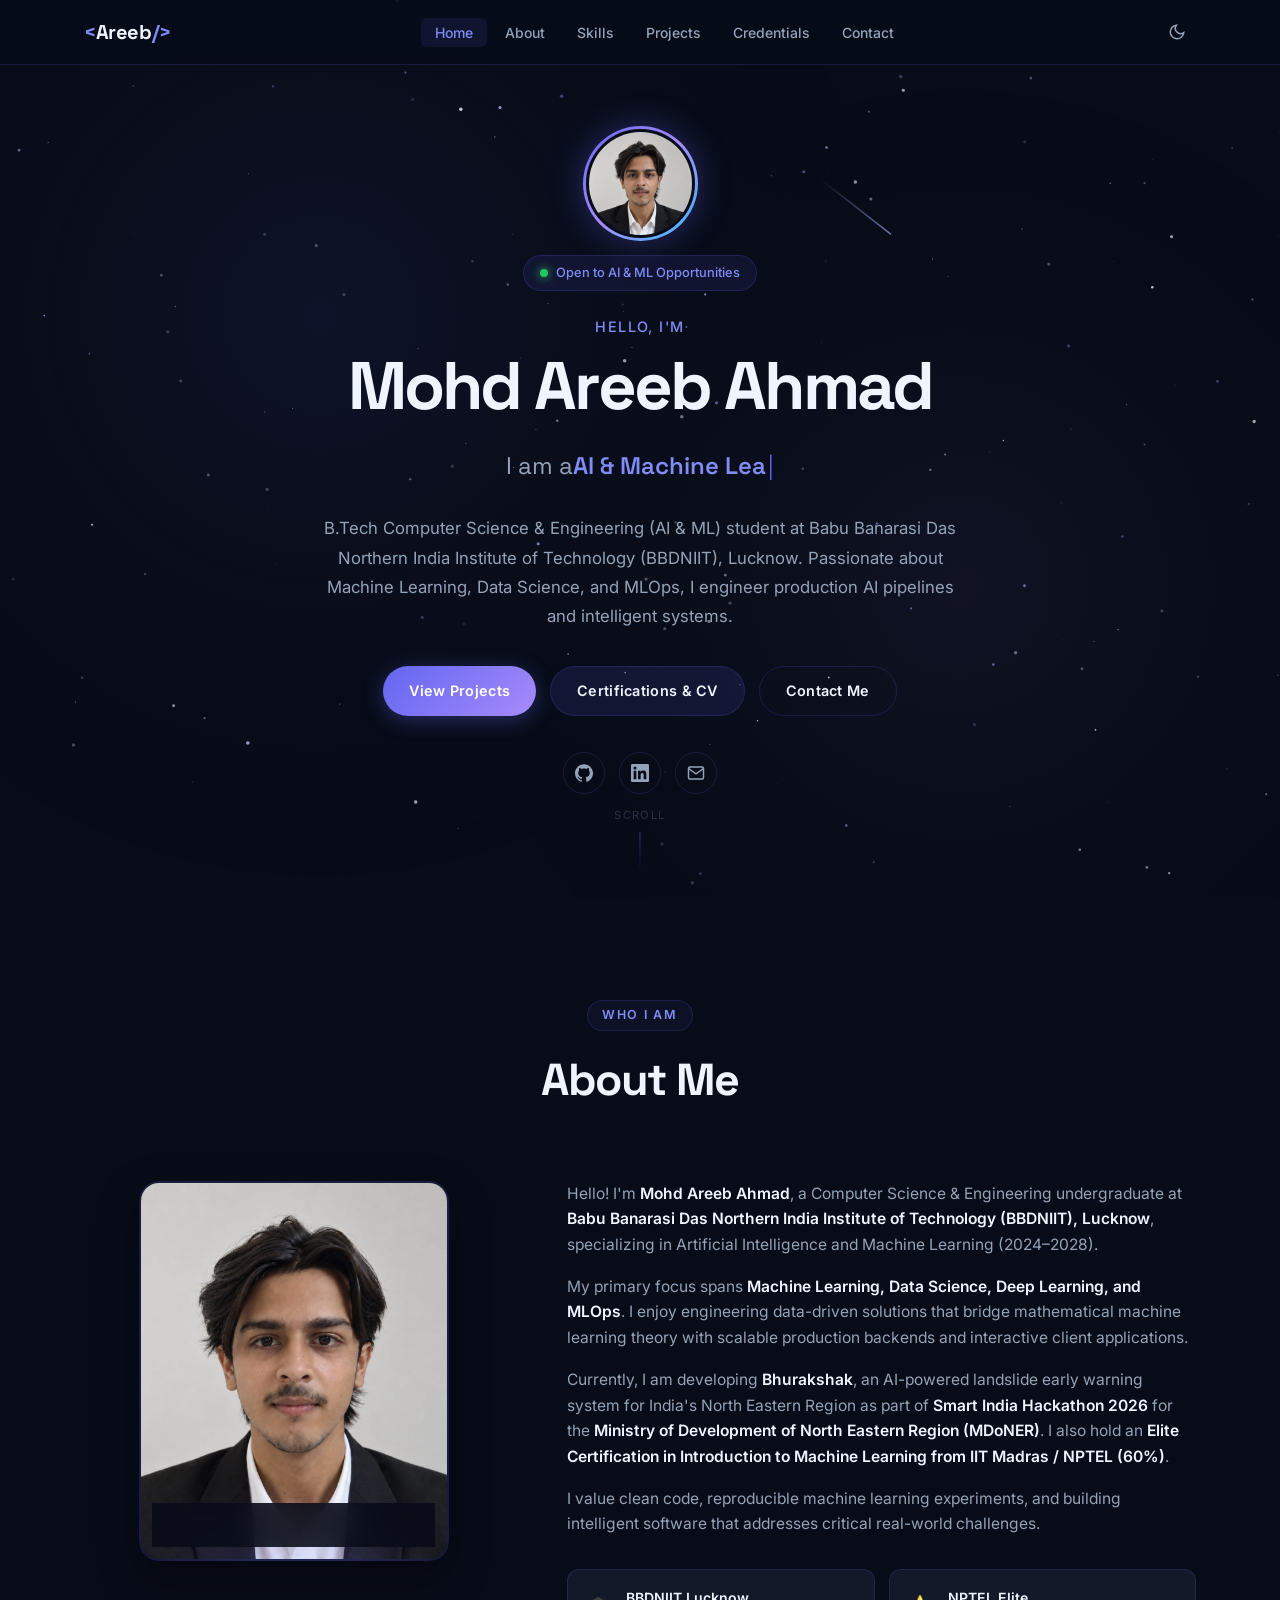
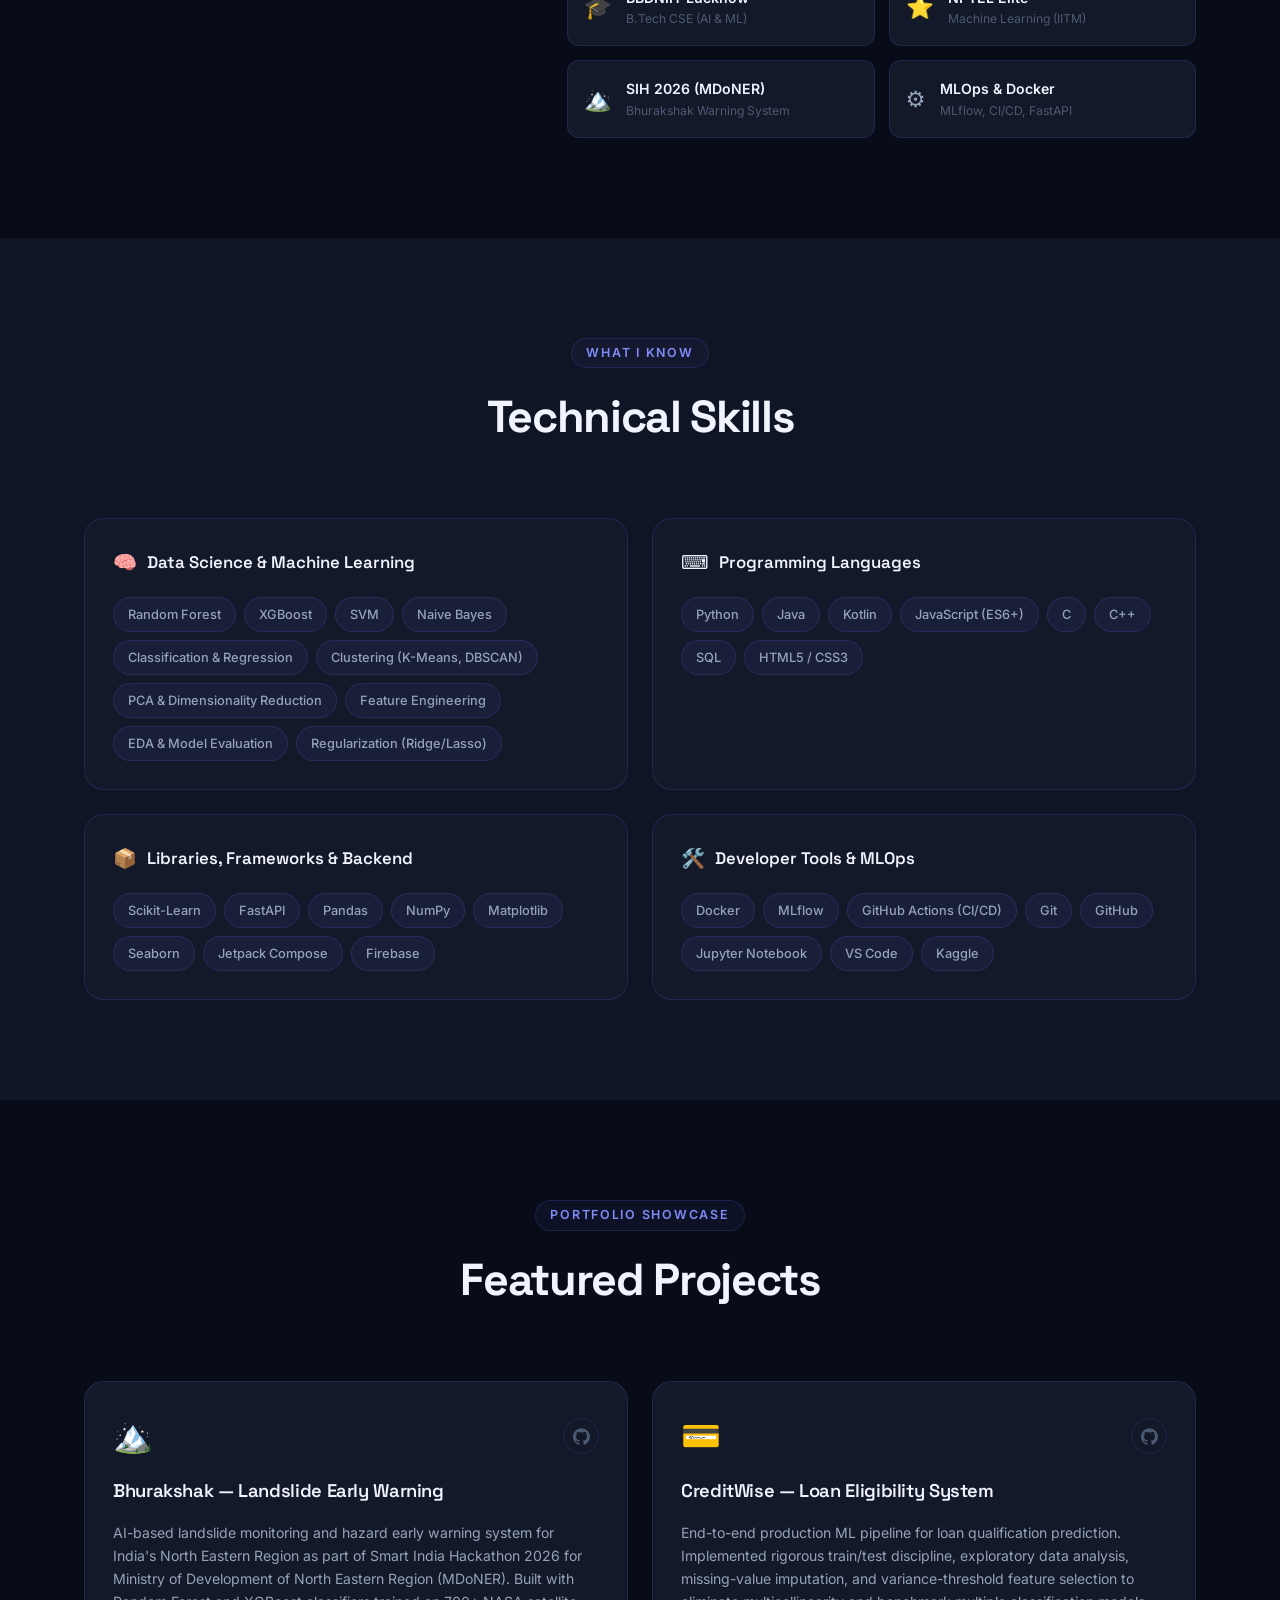
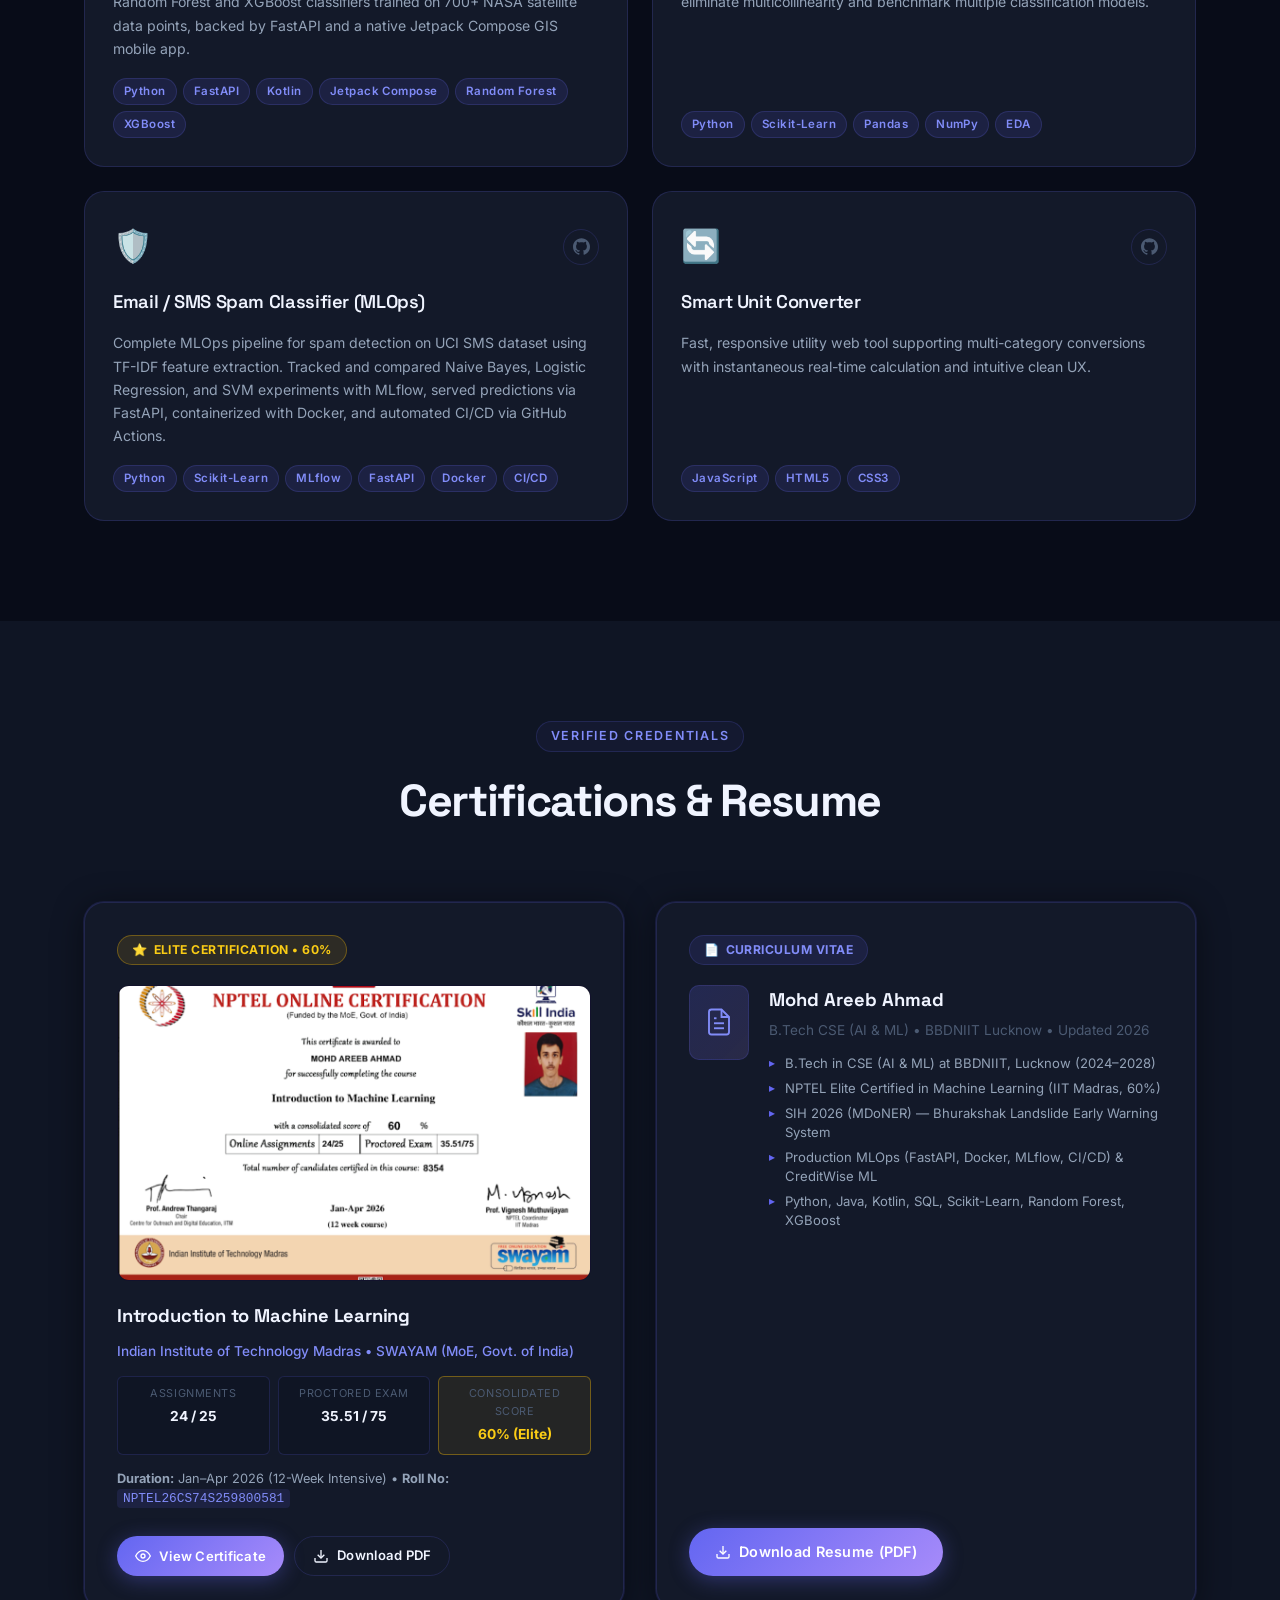
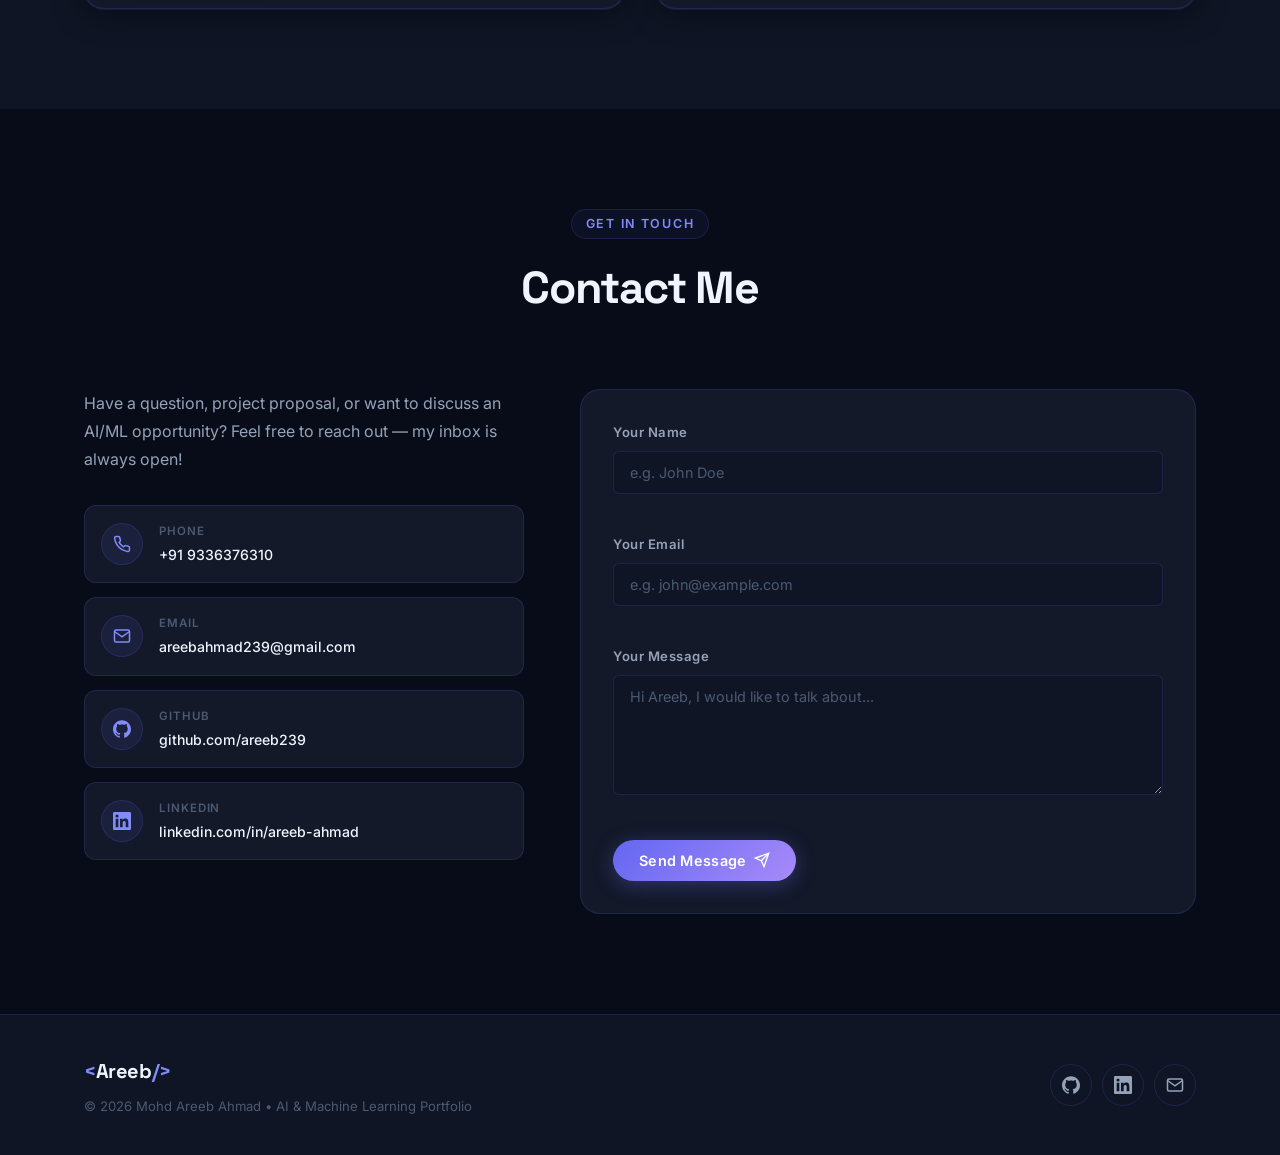
<file: index.html>
<!DOCTYPE html>
<html lang="en" data-theme="dark">
<head>
  <meta charset="UTF-8" />
  <meta name="viewport" content="width=device-width, initial-scale=1.0" />
  <title>Mohd Areeb Ahmad — AI & ML Portfolio</title>
  <meta name="description" content="Portfolio of Mohd Areeb Ahmad, B.Tech CSE (AI & ML) student at BBDNIIT Lucknow. Specializing in Machine Learning, MLOps, Data Science, and AI.">
  <link rel="preconnect" href="https://fonts.googleapis.com">
  <link rel="preconnect" href="https://fonts.gstatic.com" crossorigin>
  <link href="https://fonts.googleapis.com/css2?family=Space+Grotesk:wght@300;400;500;600;700&family=Inter:wght@300;400;500;600;700&display=swap" rel="stylesheet">
  <link rel="stylesheet" href="style.css" />
</head>
<body>

  <!-- ═══════════ NAVBAR ═══════════ -->
  <nav class="navbar" id="navbar">
    <div class="nav-container">
      <a href="#home" class="nav-logo">
        <span class="logo-bracket">&lt;</span>Areeb<span class="logo-bracket">/&gt;</span>
      </a>

      <ul class="nav-links" id="navLinks">
        <li><a href="#home" class="nav-link active">Home</a></li>
        <li><a href="#about" class="nav-link">About</a></li>
        <li><a href="#skills" class="nav-link">Skills</a></li>
        <li><a href="#projects" class="nav-link">Projects</a></li>
        <li><a href="#resume" class="nav-link">Credentials</a></li>
        <li><a href="#contact" class="nav-link">Contact</a></li>
      </ul>

      <div class="nav-actions">
        <button class="theme-toggle" id="themeToggle" aria-label="Toggle theme">
          <svg class="icon-sun" xmlns="http://www.w3.org/2000/svg" viewBox="0 0 24 24" fill="none" stroke="currentColor" stroke-width="2"><circle cx="12" cy="12" r="5"/><line x1="12" y1="1" x2="12" y2="3"/><line x1="12" y1="21" x2="12" y2="23"/><line x1="4.22" y1="4.22" x2="5.64" y2="5.64"/><line x1="18.36" y1="18.36" x2="19.78" y2="19.78"/><line x1="1" y1="12" x2="3" y2="12"/><line x1="21" y1="12" x2="23" y2="12"/><line x1="4.22" y1="19.78" x2="5.64" y2="18.36"/><line x1="18.36" y1="5.64" x2="19.78" y2="4.22"/></svg>
          <svg class="icon-moon" xmlns="http://www.w3.org/2000/svg" viewBox="0 0 24 24" fill="none" stroke="currentColor" stroke-width="2"><path d="M21 12.79A9 9 0 1 1 11.21 3 7 7 0 0 0 21 12.79z"/></svg>
        </button>
        <button class="hamburger" id="hamburger" aria-label="Open menu" aria-expanded="false">
          <span></span><span></span><span></span>
        </button>
      </div>
    </div>
  </nav>

  <!-- ═══════════ HERO ═══════════ -->
  <section class="hero" id="home">
    <canvas id="galaxyCanvas"></canvas>
    <div class="hero-content">
      <div class="hero-avatar-wrap reveal">
        <div class="hero-avatar-ring">
          <img src="images/profile.jpg" alt="Mohd Areeb Ahmad" class="hero-avatar" loading="eager" />
        </div>
        <div class="hero-status-badge">
          <span class="status-dot"></span>
          <span>Open to AI & ML Opportunities</span>
        </div>
      </div>
      <p class="hero-eyebrow reveal">Hello, I'm</p>
      <h1 class="hero-name reveal">Mohd Areeb Ahmad</h1>
      <div class="hero-typing reveal">
        <span class="typing-prefix">I am a </span>
        <span class="typing-text" id="typingText"></span>
        <span class="typing-cursor">|</span>
      </div>
      <p class="hero-desc reveal">
        B.Tech Computer Science & Engineering (AI & ML) student at Babu Banarasi Das Northern India Institute of Technology (BBDNIIT), Lucknow. Passionate about Machine Learning, Data Science, and MLOps, I engineer production AI pipelines and intelligent systems.
      </p>
      <div class="hero-btns reveal">
        <a href="#projects" class="btn btn-primary">View Projects</a>
        <a href="#resume" class="btn btn-secondary">Certifications & CV</a>
        <a href="#contact" class="btn btn-outline">Contact Me</a>
      </div>
      <div class="hero-socials reveal">
        <a href="https://github.com/areeb239" target="_blank" rel="noopener noreferrer" aria-label="GitHub Profile" class="social-icon">
          <svg xmlns="http://www.w3.org/2000/svg" viewBox="0 0 24 24" fill="currentColor"><path d="M12 .297c-6.63 0-12 5.373-12 12 0 5.303 3.438 9.8 8.205 11.385.6.113.82-.258.82-.577 0-.285-.01-1.04-.015-2.04-3.338.724-4.042-1.61-4.042-1.61C4.422 18.07 3.633 17.7 3.633 17.7c-1.087-.744.084-.729.084-.729 1.205.084 1.838 1.236 1.838 1.236 1.07 1.835 2.809 1.305 3.495.998.108-.776.417-1.305.76-1.605-2.665-.3-5.466-1.332-5.466-5.93 0-1.31.465-2.38 1.235-3.22-.135-.303-.54-1.523.105-3.176 0 0 1.005-.322 3.3 1.23.96-.267 1.98-.399 3-.405 1.02.006 2.04.138 3 .405 2.28-1.552 3.285-1.23 3.285-1.23.645 1.653.24 2.873.12 3.176.765.84 1.23 1.91 1.23 3.22 0 4.61-2.805 5.625-5.475 5.92.42.36.81 1.096.81 2.22 0 1.606-.015 2.896-.015 3.286 0 .315.21.69.825.57C20.565 22.092 24 17.592 24 12.297c0-6.627-5.373-12-12-12"/></svg>
        </a>
        <a href="https://www.linkedin.com/in/areeb-ahmad-15078835b/" target="_blank" rel="noopener noreferrer" aria-label="LinkedIn Profile" class="social-icon">
          <svg xmlns="http://www.w3.org/2000/svg" viewBox="0 0 24 24" fill="currentColor"><path d="M20.447 20.452h-3.554v-5.569c0-1.328-.027-3.037-1.852-3.037-1.853 0-2.136 1.445-2.136 2.939v5.667H9.351V9h3.414v1.561h.046c.477-.9 1.637-1.85 3.37-1.85 3.601 0 4.267 2.37 4.267 5.455v6.286zM5.337 7.433a2.062 2.062 0 0 1-2.063-2.065 2.064 2.064 0 1 1 2.063 2.065zm1.782 13.019H3.555V9h3.564v11.452zM22.225 0H1.771C.792 0 0 .774 0 1.729v20.542C0 23.227.792 24 1.771 24h20.451C23.2 24 24 23.227 24 22.271V1.729C24 .774 23.2 0 22.222 0h.003z"/></svg>
        </a>
        <a href="mailto:areebahmad239@gmail.com" aria-label="Send Email" class="social-icon">
          <svg xmlns="http://www.w3.org/2000/svg" viewBox="0 0 24 24" fill="none" stroke="currentColor" stroke-width="2"><path d="M4 4h16c1.1 0 2 .9 2 2v12c0 1.1-.9 2-2 2H4c-1.1 0-2-.9-2-2V6c0-1.1.9-2 2-2z"/><polyline points="22,6 12,13 2,6"/></svg>
        </a>
      </div>
    </div>
    <div class="hero-scroll-hint">
      <span>Scroll</span>
      <div class="scroll-line"></div>
    </div>
  </section>

  <!-- ═══════════ ABOUT ═══════════ -->
  <section class="section" id="about">
    <div class="container">
      <div class="section-header reveal">
        <span class="section-eyebrow">Who I Am</span>
        <h2 class="section-title">About Me</h2>
      </div>
      <div class="about-grid">
        <div class="about-image-wrap reveal">
          <div class="about-img-frame">
            <img src="images/profile.jpg" alt="Mohd Areeb Ahmad" class="about-img" onerror="this.style.display='none'; this.nextElementSibling.style.display='flex';">
            <div class="about-img-placeholder">
              <svg xmlns="http://www.w3.org/2000/svg" viewBox="0 0 24 24" fill="currentColor"><path d="M12 12c2.7 0 4.8-2.1 4.8-4.8S14.7 2.4 12 2.4 7.2 4.5 7.2 7.2 9.3 12 12 12zm0 2.4c-3.2 0-9.6 1.6-9.6 4.8v2.4h19.2v-2.4c0-3.2-6.4-4.8-9.6-4.8z"/></svg>
              <span>Mohd Areeb Ahmad</span>
            </div>
            <div class="about-img-badge">
              <span class="badge-icon">🎓</span> B.Tech CSE (AI & ML) &bull; BBDNIIT
            </div>
            <div class="img-glow"></div>
          </div>
        </div>
        <div class="about-content reveal">
          <p>Hello! I'm <strong>Mohd Areeb Ahmad</strong>, a Computer Science & Engineering undergraduate at <strong>Babu Banarasi Das Northern India Institute of Technology (BBDNIIT), Lucknow</strong>, specializing in Artificial Intelligence and Machine Learning (2024–2028).</p>
          <p>My primary focus spans <strong>Machine Learning, Data Science, Deep Learning, and MLOps</strong>. I enjoy engineering data-driven solutions that bridge mathematical machine learning theory with scalable production backends and interactive client applications.</p>
          <p>Currently, I am developing <strong>Bhurakshak</strong>, an AI-powered landslide early warning system for India's North Eastern Region as part of <strong>Smart India Hackathon 2026</strong> for the <strong>Ministry of Development of North Eastern Region (MDoNER)</strong>. I also hold an <strong>Elite Certification in Introduction to Machine Learning from IIT Madras / NPTEL (60%)</strong>.</p>
          <p>I value clean code, reproducible machine learning experiments, and building intelligent software that addresses critical real-world challenges.</p>
          <div class="about-stats">
            <div class="stat-card reveal">
              <span class="stat-icon">🎓</span>
              <div>
                <span class="stat-title">BBDNIIT Lucknow</span>
                <span class="stat-label">B.Tech CSE (AI & ML)</span>
              </div>
            </div>
            <div class="stat-card reveal">
              <span class="stat-icon">⭐</span>
              <div>
                <span class="stat-title">NPTEL Elite</span>
                <span class="stat-label">Machine Learning (IITM)</span>
              </div>
            </div>
            <div class="stat-card reveal">
              <span class="stat-icon">🏔️</span>
              <div>
                <span class="stat-title">SIH 2026 (MDoNER)</span>
                <span class="stat-label">Bhurakshak Warning System</span>
              </div>
            </div>
            <div class="stat-card reveal">
              <span class="stat-icon">⚙️</span>
              <div>
                <span class="stat-title">MLOps & Docker</span>
                <span class="stat-label">MLflow, CI/CD, FastAPI</span>
              </div>
            </div>
          </div>
        </div>
      </div>
    </div>
  </section>

  <!-- ═══════════ SKILLS ═══════════ -->
  <section class="section section-alt" id="skills">
    <div class="container">
      <div class="section-header reveal">
        <span class="section-eyebrow">What I Know</span>
        <h2 class="section-title">Technical Skills</h2>
      </div>
      <div class="skills-grid">

        <div class="skill-category reveal">
          <h3 class="skill-cat-title">
            <span class="skill-cat-icon">🧠</span> Data Science & Machine Learning
          </h3>
          <div class="skill-tags">
            <span class="skill-tag">Random Forest</span>
            <span class="skill-tag">XGBoost</span>
            <span class="skill-tag">SVM</span>
            <span class="skill-tag">Naive Bayes</span>
            <span class="skill-tag">Classification & Regression</span>
            <span class="skill-tag">Clustering (K-Means, DBSCAN)</span>
            <span class="skill-tag">PCA & Dimensionality Reduction</span>
            <span class="skill-tag">Feature Engineering</span>
            <span class="skill-tag">EDA & Model Evaluation</span>
            <span class="skill-tag">Regularization (Ridge/Lasso)</span>
          </div>
        </div>

        <div class="skill-category reveal">
          <h3 class="skill-cat-title">
            <span class="skill-cat-icon">⌨️</span> Programming Languages
          </h3>
          <div class="skill-tags">
            <span class="skill-tag">Python</span>
            <span class="skill-tag">Java</span>
            <span class="skill-tag">Kotlin</span>
            <span class="skill-tag">JavaScript (ES6+)</span>
            <span class="skill-tag">C</span>
            <span class="skill-tag">C++</span>
            <span class="skill-tag">SQL</span>
            <span class="skill-tag">HTML5 / CSS3</span>
          </div>
        </div>

        <div class="skill-category reveal">
          <h3 class="skill-cat-title">
            <span class="skill-cat-icon">📦</span> Libraries, Frameworks & Backend
          </h3>
          <div class="skill-tags">
            <span class="skill-tag">Scikit-Learn</span>
            <span class="skill-tag">FastAPI</span>
            <span class="skill-tag">Pandas</span>
            <span class="skill-tag">NumPy</span>
            <span class="skill-tag">Matplotlib</span>
            <span class="skill-tag">Seaborn</span>
            <span class="skill-tag">Jetpack Compose</span>
            <span class="skill-tag">Firebase</span>
          </div>
        </div>

        <div class="skill-category reveal">
          <h3 class="skill-cat-title">
            <span class="skill-cat-icon">🛠️</span> Developer Tools & MLOps
          </h3>
          <div class="skill-tags">
            <span class="skill-tag">Docker</span>
            <span class="skill-tag">MLflow</span>
            <span class="skill-tag">GitHub Actions (CI/CD)</span>
            <span class="skill-tag">Git</span>
            <span class="skill-tag">GitHub</span>
            <span class="skill-tag">Jupyter Notebook</span>
            <span class="skill-tag">VS Code</span>
            <span class="skill-tag">Kaggle</span>
          </div>
        </div>

      </div>
    </div>
  </section>

  <!-- ═══════════ PROJECTS ═══════════ -->
  <section class="section" id="projects">
    <div class="container">
      <div class="section-header reveal">
        <span class="section-eyebrow">Portfolio Showcase</span>
        <h2 class="section-title">Featured Projects</h2>
      </div>
      <div class="projects-grid">

        <!-- Project 1: Bhurakshak Landslide Early Warning -->
        <article class="project-card reveal">
          <div class="project-card-header">
            <div class="project-icon">🏔️</div>
            <div class="project-links">
              <a href="https://github.com/areeb239/Landslide" target="_blank" rel="noopener noreferrer" class="project-link" aria-label="GitHub Repository">
                <svg xmlns="http://www.w3.org/2000/svg" viewBox="0 0 24 24" fill="currentColor"><path d="M12 .297c-6.63 0-12 5.373-12 12 0 5.303 3.438 9.8 8.205 11.385.6.113.82-.258.82-.577 0-.285-.01-1.04-.015-2.04-3.338.724-4.042-1.61-4.042-1.61C4.422 18.07 3.633 17.7 3.633 17.7c-1.087-.744.084-.729.084-.729 1.205.084 1.838 1.236 1.838 1.236 1.07 1.835 2.809 1.305 3.495.998.108-.776.417-1.305.76-1.605-2.665-.3-5.466-1.332-5.466-5.93 0-1.31.465-2.38 1.235-3.22-.135-.303-.54-1.523.105-3.176 0 0 1.005-.322 3.3 1.23.96-.267 1.98-.399 3-.405 1.02.006 2.04.138 3 .405 2.28-1.552 3.285-1.23 3.285-1.23.645 1.653.24 2.873.12 3.176.765.84 1.23 1.91 1.23 3.22 0 4.61-2.805 5.625-5.475 5.92.42.36.81 1.096.81 2.22 0 1.606-.015 2.896-.015 3.286 0 .315.21.69.825.57C20.565 22.092 24 17.592 24 12.297c0-6.627-5.373-12-12-12"/></svg>
              </a>
            </div>
          </div>
          <h3 class="project-title">Bhurakshak — Landslide Early Warning</h3>
          <p class="project-desc">AI-based landslide monitoring and hazard early warning system for India's North Eastern Region as part of Smart India Hackathon 2026 for Ministry of Development of North Eastern Region (MDoNER). Built with Random Forest and XGBoost classifiers trained on 700+ NASA satellite data points, backed by FastAPI and a native Jetpack Compose GIS mobile app.</p>
          <div class="project-tech">
            <span class="tech-tag">Python</span>
            <span class="tech-tag">FastAPI</span>
            <span class="tech-tag">Kotlin</span>
            <span class="tech-tag">Jetpack Compose</span>
            <span class="tech-tag">Random Forest</span>
            <span class="tech-tag">XGBoost</span>
          </div>
        </article>

        <!-- Project 2: CreditWise Loan Eligibility -->
        <article class="project-card reveal">
          <div class="project-card-header">
            <div class="project-icon">💳</div>
            <div class="project-links">
              <a href="https://github.com/areeb239" target="_blank" rel="noopener noreferrer" class="project-link" aria-label="GitHub Repository">
                <svg xmlns="http://www.w3.org/2000/svg" viewBox="0 0 24 24" fill="currentColor"><path d="M12 .297c-6.63 0-12 5.373-12 12 0 5.303 3.438 9.8 8.205 11.385.6.113.82-.258.82-.577 0-.285-.01-1.04-.015-2.04-3.338.724-4.042-1.61-4.042-1.61C4.422 18.07 3.633 17.7 3.633 17.7c-1.087-.744.084-.729.084-.729 1.205.084 1.838 1.236 1.838 1.236 1.07 1.835 2.809 1.305 3.495.998.108-.776.417-1.305.76-1.605-2.665-.3-5.466-1.332-5.466-5.93 0-1.31.465-2.38 1.235-3.22-.135-.303-.54-1.523.105-3.176 0 0 1.005-.322 3.3 1.23.96-.267 1.98-.399 3-.405 1.02.006 2.04.138 3 .405 2.28-1.552 3.285-1.23 3.285-1.23.645 1.653.24 2.873.12 3.176.765.84 1.23 1.91 1.23 3.22 0 4.61-2.805 5.625-5.475 5.92.42.36.81 1.096.81 2.22 0 1.606-.015 2.896-.015 3.286 0 .315.21.69.825.57C20.565 22.092 24 17.592 24 12.297c0-6.627-5.373-12-12-12"/></svg>
              </a>
            </div>
          </div>
          <h3 class="project-title">CreditWise — Loan Eligibility System</h3>
          <p class="project-desc">End-to-end production ML pipeline for loan qualification prediction. Implemented rigorous train/test discipline, exploratory data analysis, missing-value imputation, and variance-threshold feature selection to eliminate multicollinearity and benchmark multiple classification models.</p>
          <div class="project-tech">
            <span class="tech-tag">Python</span>
            <span class="tech-tag">Scikit-Learn</span>
            <span class="tech-tag">Pandas</span>
            <span class="tech-tag">NumPy</span>
            <span class="tech-tag">EDA</span>
          </div>
        </article>

        <!-- Project 3: Email / SMS Spam Classifier MLOps -->
        <article class="project-card reveal">
          <div class="project-card-header">
            <div class="project-icon">🛡️</div>
            <div class="project-links">
              <a href="https://github.com/areeb239" target="_blank" rel="noopener noreferrer" class="project-link" aria-label="GitHub Repository">
                <svg xmlns="http://www.w3.org/2000/svg" viewBox="0 0 24 24" fill="currentColor"><path d="M12 .297c-6.63 0-12 5.373-12 12 0 5.303 3.438 9.8 8.205 11.385.6.113.82-.258.82-.577 0-.285-.01-1.04-.015-2.04-3.338.724-4.042-1.61-4.042-1.61C4.422 18.07 3.633 17.7 3.633 17.7c-1.087-.744.084-.729.084-.729 1.205.084 1.838 1.236 1.838 1.236 1.07 1.835 2.809 1.305 3.495.998.108-.776.417-1.305.76-1.605-2.665-.3-5.466-1.332-5.466-5.93 0-1.31.465-2.38 1.235-3.22-.135-.303-.54-1.523.105-3.176 0 0 1.005-.322 3.3 1.23.96-.267 1.98-.399 3-.405 1.02.006 2.04.138 3 .405 2.28-1.552 3.285-1.23 3.285-1.23.645 1.653.24 2.873.12 3.176.765.84 1.23 1.91 1.23 3.22 0 4.61-2.805 5.625-5.475 5.92.42.36.81 1.096.81 2.22 0 1.606-.015 2.896-.015 3.286 0 .315.21.69.825.57C20.565 22.092 24 17.592 24 12.297c0-6.627-5.373-12-12-12"/></svg>
              </a>
            </div>
          </div>
          <h3 class="project-title">Email / SMS Spam Classifier (MLOps)</h3>
          <p class="project-desc">Complete MLOps pipeline for spam detection on UCI SMS dataset using TF-IDF feature extraction. Tracked and compared Naive Bayes, Logistic Regression, and SVM experiments with MLflow, served predictions via FastAPI, containerized with Docker, and automated CI/CD via GitHub Actions.</p>
          <div class="project-tech">
            <span class="tech-tag">Python</span>
            <span class="tech-tag">Scikit-Learn</span>
            <span class="tech-tag">MLflow</span>
            <span class="tech-tag">FastAPI</span>
            <span class="tech-tag">Docker</span>
            <span class="tech-tag">CI/CD</span>
          </div>
        </article>

        <!-- Project 4: Smart Unit Converter -->
        <article class="project-card reveal">
          <div class="project-card-header">
            <div class="project-icon">🔄</div>
            <div class="project-links">
              <a href="https://github.com/areeb239/unitconverter" target="_blank" rel="noopener noreferrer" class="project-link" aria-label="GitHub Repository">
                <svg xmlns="http://www.w3.org/2000/svg" viewBox="0 0 24 24" fill="currentColor"><path d="M12 .297c-6.63 0-12 5.373-12 12 0 5.303 3.438 9.8 8.205 11.385.6.113.82-.258.82-.577 0-.285-.01-1.04-.015-2.04-3.338.724-4.042-1.61-4.042-1.61C4.422 18.07 3.633 17.7 3.633 17.7c-1.087-.744.084-.729.084-.729 1.205.084 1.838 1.236 1.838 1.236 1.07 1.835 2.809 1.305 3.495.998.108-.776.417-1.305.76-1.605-2.665-.3-5.466-1.332-5.466-5.93 0-1.31.465-2.38 1.235-3.22-.135-.303-.54-1.523.105-3.176 0 0 1.005-.322 3.3 1.23.96-.267 1.98-.399 3-.405 1.02.006 2.04.138 3 .405 2.28-1.552 3.285-1.23 3.285-1.23.645 1.653.24 2.873.12 3.176.765.84 1.23 1.91 1.23 3.22 0 4.61-2.805 5.625-5.475 5.92.42.36.81 1.096.81 2.22 0 1.606-.015 2.896-.015 3.286 0 .315.21.69.825.57C20.565 22.092 24 17.592 24 12.297c0-6.627-5.373-12-12-12"/></svg>
              </a>
            </div>
          </div>
          <h3 class="project-title">Smart Unit Converter</h3>
          <p class="project-desc">Fast, responsive utility web tool supporting multi-category conversions with instantaneous real-time calculation and intuitive clean UX.</p>
          <div class="project-tech">
            <span class="tech-tag">JavaScript</span>
            <span class="tech-tag">HTML5</span>
            <span class="tech-tag">CSS3</span>
          </div>
        </article>

      </div>
    </div>
  </section>

  <!-- ═══════════ RESUME & CREDENTIALS ═══════════ -->
  <section class="section section-alt" id="resume">
    <div class="container">
      <div class="section-header reveal">
        <span class="section-eyebrow">Verified Credentials</span>
        <h2 class="section-title">Certifications & Resume</h2>
      </div>
      <div class="credentials-grid reveal">

        <!-- NPTEL Elite Certification Card -->
        <div class="credential-card cert-card">
          <div class="credential-badge cert-badge">
            <span class="badge-star">⭐</span> Elite Certification &bull; 60%
          </div>

          <div class="cert-img-wrap" id="certThumbWrap" role="button" tabindex="0" aria-label="Enlarge NPTEL Machine Learning Certificate">
            <img src="images/nptel_ml_certificate.png" alt="NPTEL Elite Certificate Introduction to Machine Learning Mohd Areeb Ahmad" class="cert-thumb" loading="lazy" />
            <div class="cert-img-overlay">
              <svg xmlns="http://www.w3.org/2000/svg" viewBox="0 0 24 24" fill="none" stroke="currentColor" stroke-width="2"><circle cx="11" cy="11" r="8"/><line x1="21" y1="21" x2="16.65" y2="16.65"/><line x1="11" y1="8" x2="11" y2="14"/><line x1="8" y1="11" x2="14" y2="11"/></svg>
              <span>Click to Enlarge</span>
            </div>
          </div>

          <div class="cert-info">
            <h3 class="cert-title">Introduction to Machine Learning</h3>
            <p class="cert-issuer">Indian Institute of Technology Madras &bull; SWAYAM (MoE, Govt. of India)</p>

            <div class="cert-score-grid">
              <div class="score-pill">
                <span class="score-pill-title">Assignments</span>
                <span class="score-pill-val">24 / 25</span>
              </div>
              <div class="score-pill">
                <span class="score-pill-title">Proctored Exam</span>
                <span class="score-pill-val">35.51 / 75</span>
              </div>
              <div class="score-pill highlight">
                <span class="score-pill-title">Consolidated Score</span>
                <span class="score-pill-val">60% (Elite)</span>
              </div>
            </div>

            <p class="cert-meta">
              <strong>Duration:</strong> Jan–Apr 2026 (12-Week Intensive) &bull; <strong>Roll No:</strong> <code>NPTEL26CS74S259800581</code>
            </p>
          </div>

          <div class="credential-actions">
            <button type="button" class="btn btn-primary btn-sm" id="viewCertBtn">
              <svg xmlns="http://www.w3.org/2000/svg" viewBox="0 0 24 24" fill="none" stroke="currentColor" stroke-width="2"><path d="M1 12s4-8 11-8 11 8 11 8-4 8-11 8-11-8-11-8z"/><circle cx="12" cy="12" r="3"/></svg>
              View Certificate
            </button>
            <a href="assets/nptel_ml_certificate.pdf" download="Mohd_Areeb_Ahmad_NPTEL_Certificate.pdf" class="btn btn-outline btn-sm">
              <svg xmlns="http://www.w3.org/2000/svg" viewBox="0 0 24 24" fill="none" stroke="currentColor" stroke-width="2"><path d="M21 15v4a2 2 0 0 1-2 2H5a2 2 0 0 1-2-2v-4"/><polyline points="7 10 12 15 17 10"/><line x1="12" y1="15" x2="12" y2="3"/></svg>
              Download PDF
            </a>
          </div>
        </div>

        <!-- Official Resume Card -->
        <div class="credential-card resume-card">
          <div class="credential-badge resume-badge">
            <span>📄</span> Curriculum Vitae
          </div>

          <div class="resume-preview">
            <div class="resume-doc-icon">
              <svg xmlns="http://www.w3.org/2000/svg" viewBox="0 0 24 24" fill="none" stroke="currentColor" stroke-width="1.5"><path d="M14 2H6a2 2 0 0 0-2 2v16a2 2 0 0 0 2 2h12a2 2 0 0 0 2-2V8z"/><polyline points="14 2 14 8 20 8"/><line x1="16" y1="13" x2="8" y2="13"/><line x1="16" y1="17" x2="8" y2="17"/><polyline points="10 9 9 9 8 9"/></svg>
            </div>
            <div class="resume-info">
              <h3>Mohd Areeb Ahmad</h3>
              <p class="resume-sub">B.Tech CSE (AI & ML) &bull; BBDNIIT Lucknow &bull; Updated 2026</p>
              <ul class="resume-highlights">
                <li>B.Tech in CSE (AI & ML) at BBDNIIT, Lucknow (2024–2028)</li>
                <li>NPTEL Elite Certified in Machine Learning (IIT Madras, 60%)</li>
                <li>SIH 2026 (MDoNER) — Bhurakshak Landslide Early Warning System</li>
                <li>Production MLOps (FastAPI, Docker, MLflow, CI/CD) & CreditWise ML</li>
                <li>Python, Java, Kotlin, SQL, Scikit-Learn, Random Forest, XGBoost</li>
              </ul>
            </div>
          </div>

          <div class="credential-actions">
            <a href="assets/resume.pdf" download="Mohd_Areeb_Ahmad_Resume.pdf" class="btn btn-primary resume-download-btn">
              <svg xmlns="http://www.w3.org/2000/svg" viewBox="0 0 24 24" fill="none" stroke="currentColor" stroke-width="2"><path d="M21 15v4a2 2 0 0 1-2 2H5a2 2 0 0 1-2-2v-4"/><polyline points="7 10 12 15 17 10"/><line x1="12" y1="15" x2="12" y2="3"/></svg>
              Download Resume (PDF)
            </a>
          </div>
        </div>

      </div>
    </div>
  </section>

  <!-- ═══════════ CONTACT ═══════════ -->
  <section class="section" id="contact">
    <div class="container">
      <div class="section-header reveal">
        <span class="section-eyebrow">Get In Touch</span>
        <h2 class="section-title">Contact Me</h2>
      </div>
      <div class="contact-grid">
        <div class="contact-info reveal">
          <p class="contact-intro">Have a question, project proposal, or want to discuss an AI/ML opportunity? Feel free to reach out — my inbox is always open!</p>
          <div class="contact-items">
            <a href="tel:+919336376310" class="contact-item">
              <div class="contact-item-icon">
                <svg xmlns="http://www.w3.org/2000/svg" viewBox="0 0 24 24" fill="none" stroke="currentColor" stroke-width="2"><path d="M22 16.92v3a2 2 0 0 1-2.18 2 19.79 19.79 0 0 1-8.63-3.07 19.5 19.5 0 0 1-6-6 19.79 19.79 0 0 1-3.07-8.67A2 2 0 0 1 4.11 2h3a2 2 0 0 1 2 1.72 12.84 12.84 0 0 0 .7 2.81 2 2 0 0 1-.45 2.11L8.09 9.91a16 16 0 0 0 6 6l1.27-1.27a2 2 0 0 1 2.11-.45 12.84 12.84 0 0 0 2.81.7A2 2 0 0 1 22 16.92z"/></svg>
              </div>
              <div>
                <span class="contact-item-label">Phone</span>
                <span class="contact-item-value">+91 9336376310</span>
              </div>
            </a>
            <a href="mailto:areebahmad239@gmail.com" class="contact-item">
              <div class="contact-item-icon">
                <svg xmlns="http://www.w3.org/2000/svg" viewBox="0 0 24 24" fill="none" stroke="currentColor" stroke-width="2"><path d="M4 4h16c1.1 0 2 .9 2 2v12c0 1.1-.9 2-2 2H4c-1.1 0-2-.9-2-2V6c0-1.1.9-2 2-2z"/><polyline points="22,6 12,13 2,6"/></svg>
              </div>
              <div>
                <span class="contact-item-label">Email</span>
                <span class="contact-item-value">areebahmad239@gmail.com</span>
              </div>
            </a>
            <a href="https://github.com/areeb239" target="_blank" rel="noopener noreferrer" class="contact-item">
              <div class="contact-item-icon">
                <svg xmlns="http://www.w3.org/2000/svg" viewBox="0 0 24 24" fill="currentColor"><path d="M12 .297c-6.63 0-12 5.373-12 12 0 5.303 3.438 9.8 8.205 11.385.6.113.82-.258.82-.577 0-.285-.01-1.04-.015-2.04-3.338.724-4.042-1.61-4.042-1.61C4.422 18.07 3.633 17.7 3.633 17.7c-1.087-.744.084-.729.084-.729 1.205.084 1.838 1.236 1.838 1.236 1.07 1.835 2.809 1.305 3.495.998.108-.776.417-1.305.76-1.605-2.665-.3-5.466-1.332-5.466-5.93 0-1.31.465-2.38 1.235-3.22-.135-.303-.54-1.523.105-3.176 0 0 1.005-.322 3.3 1.23.96-.267 1.98-.399 3-.405 1.02.006 2.04.138 3 .405 2.28-1.552 3.285-1.23 3.285-1.23.645 1.653.24 2.873.12 3.176.765.84 1.23 1.91 1.23 3.22 0 4.61-2.805 5.625-5.475 5.92.42.36.81 1.096.81 2.22 0 1.606-.015 2.896-.015 3.286 0 .315.21.69.825.57C20.565 22.092 24 17.592 24 12.297c0-6.627-5.373-12-12-12"/></svg>
              </div>
              <div>
                <span class="contact-item-label">GitHub</span>
                <span class="contact-item-value">github.com/areeb239</span>
              </div>
            </a>
            <a href="https://www.linkedin.com/in/areeb-ahmad-15078835b/" target="_blank" rel="noopener noreferrer" class="contact-item">
              <div class="contact-item-icon">
                <svg xmlns="http://www.w3.org/2000/svg" viewBox="0 0 24 24" fill="currentColor"><path d="M20.447 20.452h-3.554v-5.569c0-1.328-.027-3.037-1.852-3.037-1.853 0-2.136 1.445-2.136 2.939v5.667H9.351V9h3.414v1.561h.046c.477-.9 1.637-1.85 3.37-1.85 3.601 0 4.267 2.37 4.267 5.455v6.286zM5.337 7.433a2.062 2.062 0 0 1-2.063-2.065 2.064 2.064 0 1 1 2.063 2.065zm1.782 13.019H3.555V9h3.564v11.452zM22.225 0H1.771C.792 0 0 .774 0 1.729v20.542C0 23.227.792 24 1.771 24h20.451C23.2 24 24 23.227 24 22.271V1.729C24 .774 23.2 0 22.222 0h.003z"/></svg>
              </div>
              <div>
                <span class="contact-item-label">LinkedIn</span>
                <span class="contact-item-value">linkedin.com/in/areeb-ahmad</span>
              </div>
            </a>
          </div>
        </div>

        <div class="contact-form-wrap reveal">
          <form class="contact-form" id="contactForm" novalidate>
            <div class="form-group">
              <label for="name" class="form-label">Your Name</label>
              <input type="text" id="name" name="name" class="form-input" placeholder="e.g. John Doe" autocomplete="name">
              <span class="form-error" id="nameError"></span>
            </div>
            <div class="form-group">
              <label for="email" class="form-label">Your Email</label>
              <input type="email" id="email" name="email" class="form-input" placeholder="e.g. john@example.com" autocomplete="email">
              <span class="form-error" id="emailError"></span>
            </div>
            <div class="form-group">
              <label for="message" class="form-label">Your Message</label>
              <textarea id="message" name="message" class="form-input form-textarea" placeholder="Hi Areeb, I would like to talk about..." rows="5"></textarea>
              <span class="form-error" id="messageError"></span>
            </div>
            <button type="submit" class="btn btn-primary form-submit" id="submitBtn">
              <span class="btn-text">Send Message</span>
              <svg xmlns="http://www.w3.org/2000/svg" viewBox="0 0 24 24" fill="none" stroke="currentColor" stroke-width="2"><line x1="22" y1="2" x2="11" y2="13"/><polygon points="22 2 15 22 11 13 2 9 22 2"/></svg>
            </button>
            <p class="form-success" id="formSuccess">✅ Thank you! Your message has been sent successfully. I will get back to you shortly.</p>
          </form>
        </div>
      </div>
    </div>
  </section>

  <!-- ═══════════ FOOTER ═══════════ -->
  <footer class="footer">
    <div class="container">
      <div class="footer-inner">
        <div class="footer-brand">
          <a href="#home" class="nav-logo">
            <span class="logo-bracket">&lt;</span>Areeb<span class="logo-bracket">/&gt;</span>
          </a>
          <p>© 2026 Mohd Areeb Ahmad &bull; AI & Machine Learning Portfolio</p>
        </div>
        <div class="footer-socials">
          <a href="https://github.com/areeb239" target="_blank" rel="noopener noreferrer" aria-label="GitHub" class="social-icon">
            <svg xmlns="http://www.w3.org/2000/svg" viewBox="0 0 24 24" fill="currentColor"><path d="M12 .297c-6.63 0-12 5.373-12 12 0 5.303 3.438 9.8 8.205 11.385.6.113.82-.258.82-.577 0-.285-.01-1.04-.015-2.04-3.338.724-4.042-1.61-4.042-1.61C4.422 18.07 3.633 17.7 3.633 17.7c-1.087-.744.084-.729.084-.729 1.205.084 1.838 1.236 1.838 1.236 1.07 1.835 2.809 1.305 3.495.998.108-.776.417-1.305.76-1.605-2.665-.3-5.466-1.332-5.466-5.93 0-1.31.465-2.38 1.235-3.22-.135-.303-.54-1.523.105-3.176 0 0 1.005-.322 3.3 1.23.96-.267 1.98-.399 3-.405 1.02.006 2.04.138 3 .405 2.28-1.552 3.285-1.23 3.285-1.23.645 1.653.24 2.873.12 3.176.765.84 1.23 1.91 1.23 3.22 0 4.61-2.805 5.625-5.475 5.92.42.36.81 1.096.81 2.22 0 1.606-.015 2.896-.015 3.286 0 .315.21.69.825.57C20.565 22.092 24 17.592 24 12.297c0-6.627-5.373-12-12-12"/></svg>
          </a>
          <a href="https://www.linkedin.com/in/areeb-ahmad-15078835b/" target="_blank" rel="noopener noreferrer" aria-label="LinkedIn" class="social-icon">
            <svg xmlns="http://www.w3.org/2000/svg" viewBox="0 0 24 24" fill="currentColor"><path d="M20.447 20.452h-3.554v-5.569c0-1.328-.027-3.037-1.852-3.037-1.853 0-2.136 1.445-2.136 2.939v5.667H9.351V9h3.414v1.561h.046c.477-.9 1.637-1.85 3.37-1.85 3.601 0 4.267 2.37 4.267 5.455v6.286zM5.337 7.433a2.062 2.062 0 0 1-2.063-2.065 2.064 2.064 0 1 1 2.063 2.065zm1.782 13.019H3.555V9h3.564v11.452zM22.225 0H1.771C.792 0 0 .774 0 1.729v20.542C0 23.227.792 24 1.771 24h20.451C23.2 24 24 23.227 24 22.271V1.729C24 .774 23.2 0 22.222 0h.003z"/></svg>
          </a>
          <a href="mailto:areebahmad239@gmail.com" aria-label="Email" class="social-icon">
            <svg xmlns="http://www.w3.org/2000/svg" viewBox="0 0 24 24" fill="none" stroke="currentColor" stroke-width="2"><path d="M4 4h16c1.1 0 2 .9 2 2v12c0 1.1-.9 2-2 2H4c-1.1 0-2-.9-2-2V6c0-1.1.9-2 2-2z"/><polyline points="22,6 12,13 2,6"/></svg>
          </a>
        </div>
      </div>
    </div>
  </footer>

  <!-- ═══════════ CERTIFICATE LIGHTBOX MODAL ═══════════ -->
  <div class="modal-overlay" id="certModal" aria-hidden="true" role="dialog" aria-labelledby="modalTitle">
    <div class="modal-dialog">
      <div class="modal-header">
        <div class="modal-title-wrap">
          <span class="modal-eyebrow">NPTEL Online Certification &bull; Elite</span>
          <h3 id="modalTitle">Introduction to Machine Learning</h3>
          <p class="modal-subtitle">Indian Institute of Technology Madras &bull; SWAYAM (Jan–Apr 2026)</p>
        </div>
        <button class="modal-close" id="modalClose" aria-label="Close certificate preview">&times;</button>
      </div>
      <div class="modal-body">
        <img src="images/nptel_ml_certificate.png" alt="Official NPTEL Elite Certificate - Mohd Areeb Ahmad" class="modal-img" />
      </div>
      <div class="modal-footer">
        <div class="modal-meta-grid">
          <div><strong>Candidate:</strong> Mohd Areeb Ahmad</div>
          <div><strong>Roll No:</strong> NPTEL26CS74S259800581</div>
          <div><strong>Consolidated Score:</strong> 60% (Elite)</div>
        </div>
        <div class="modal-actions">
          <a href="assets/nptel_ml_certificate.pdf" download="Mohd_Areeb_Ahmad_NPTEL_Certificate.pdf" class="btn btn-primary btn-sm">
            <svg xmlns="http://www.w3.org/2000/svg" viewBox="0 0 24 24" fill="none" stroke="currentColor" stroke-width="2"><path d="M21 15v4a2 2 0 0 1-2 2H5a2 2 0 0 1-2-2v-4"/><polyline points="7 10 12 15 17 10"/><line x1="12" y1="15" x2="12" y2="3"/></svg>
            Download Certificate PDF
          </a>
        </div>
      </div>
    </div>
  </div>

  <!-- Back to Top -->
  <button class="back-to-top" id="backToTop" aria-label="Back to top">
    <svg xmlns="http://www.w3.org/2000/svg" viewBox="0 0 24 24" fill="none" stroke="currentColor" stroke-width="2"><polyline points="18 15 12 9 6 15"/></svg>
  </button>

  <script src="script.js"></script>
</body>
</html>
</file>
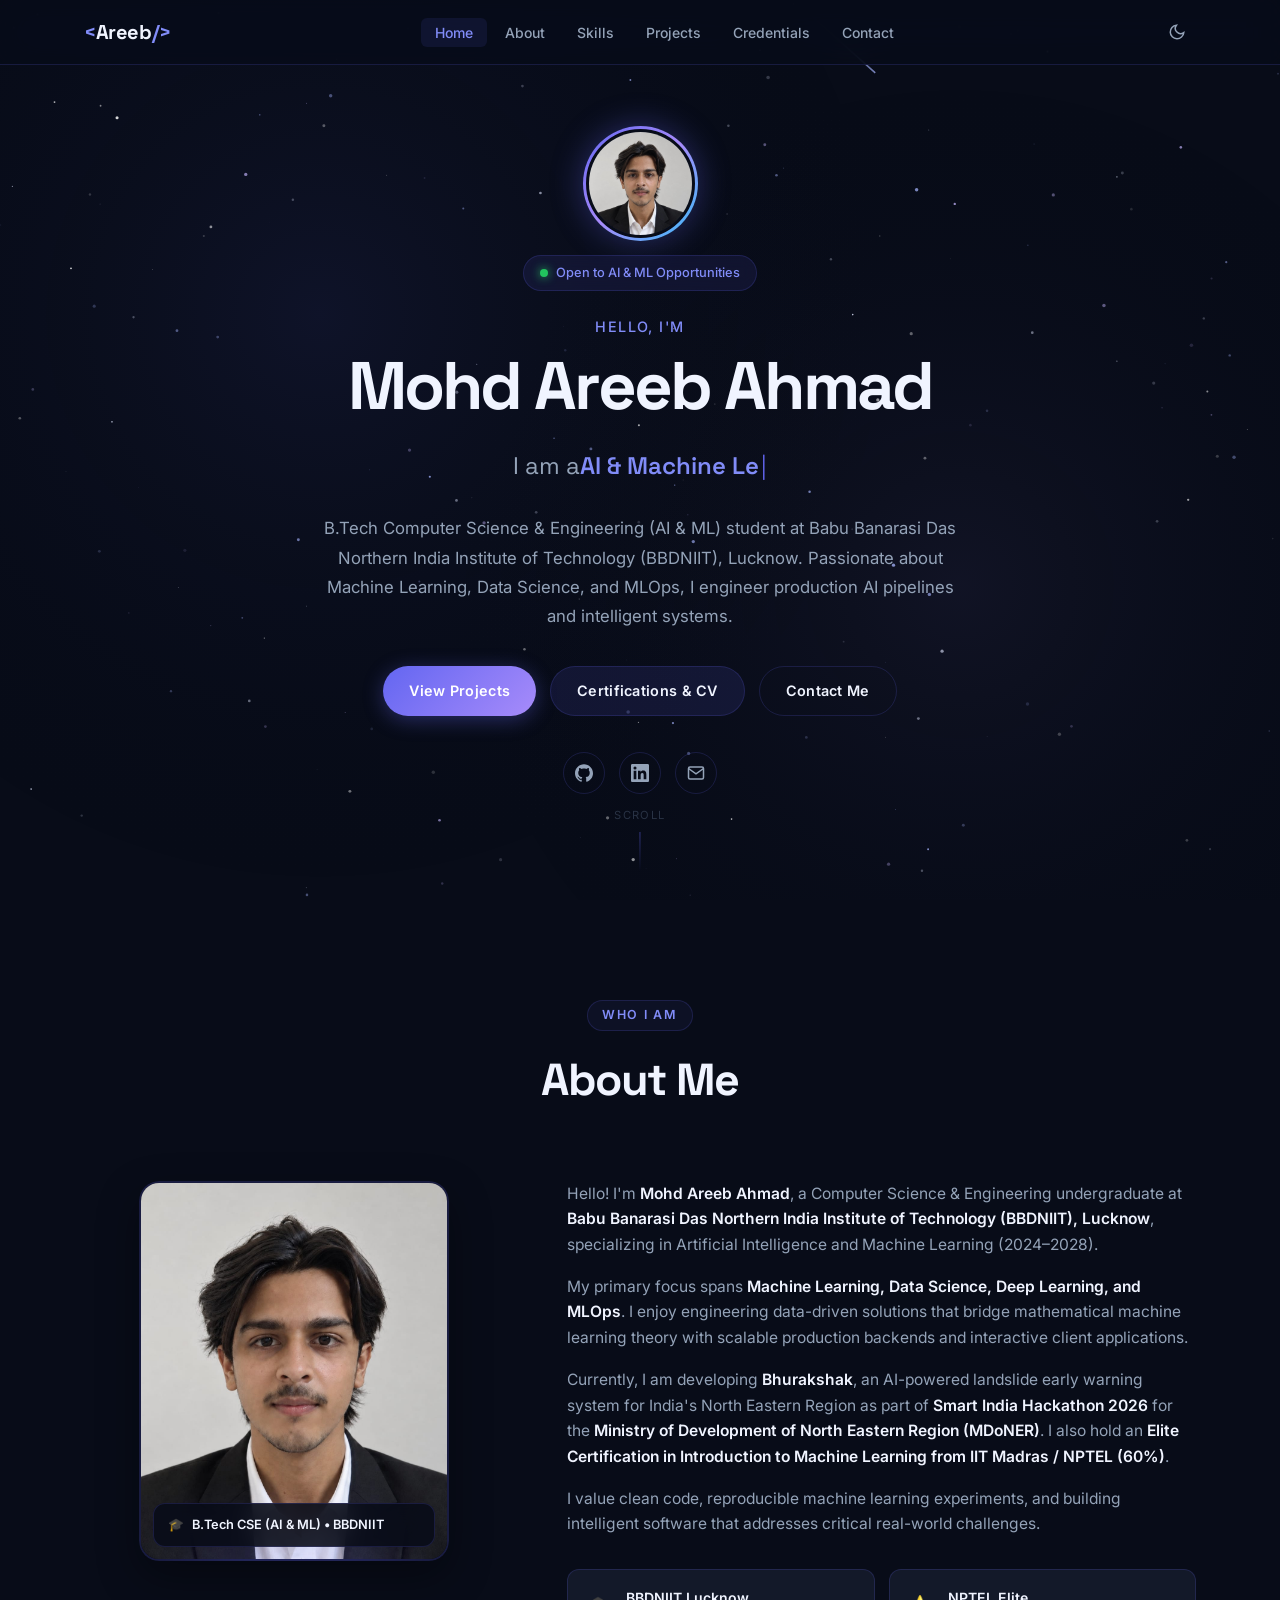
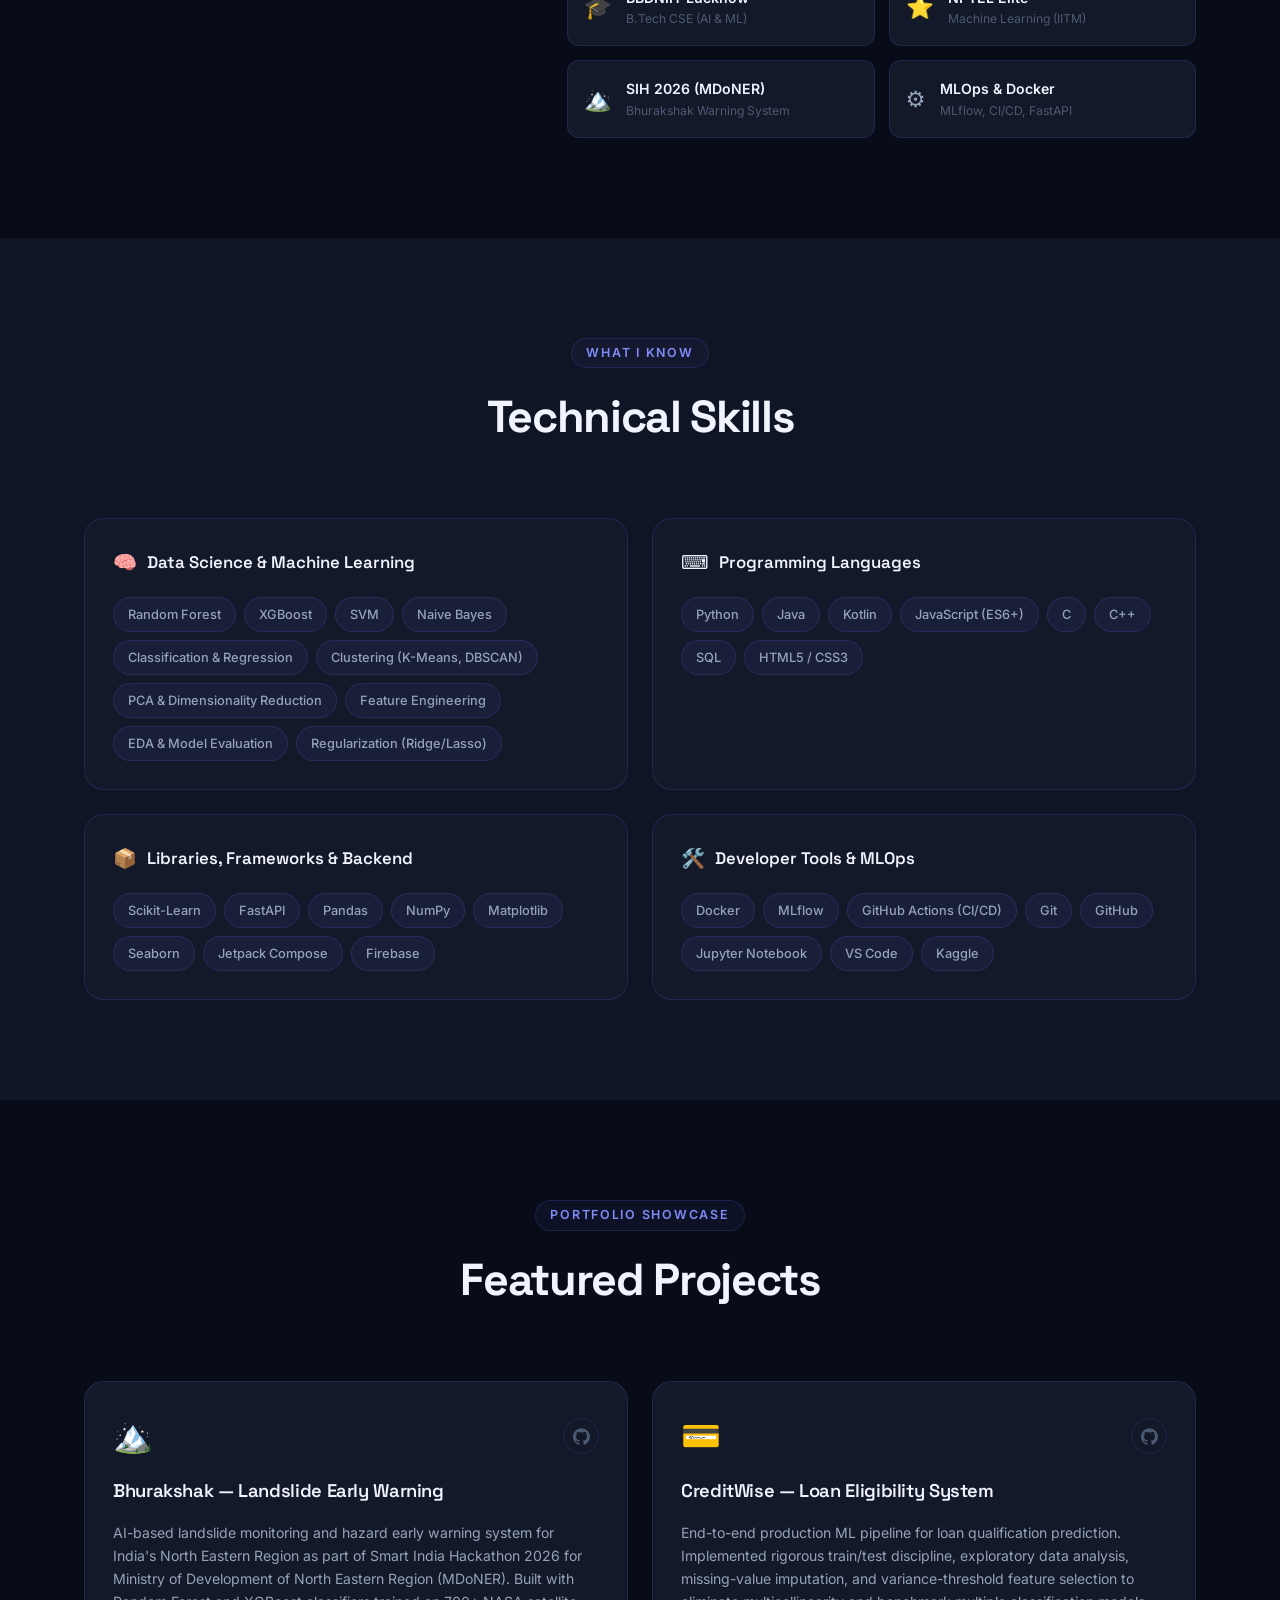
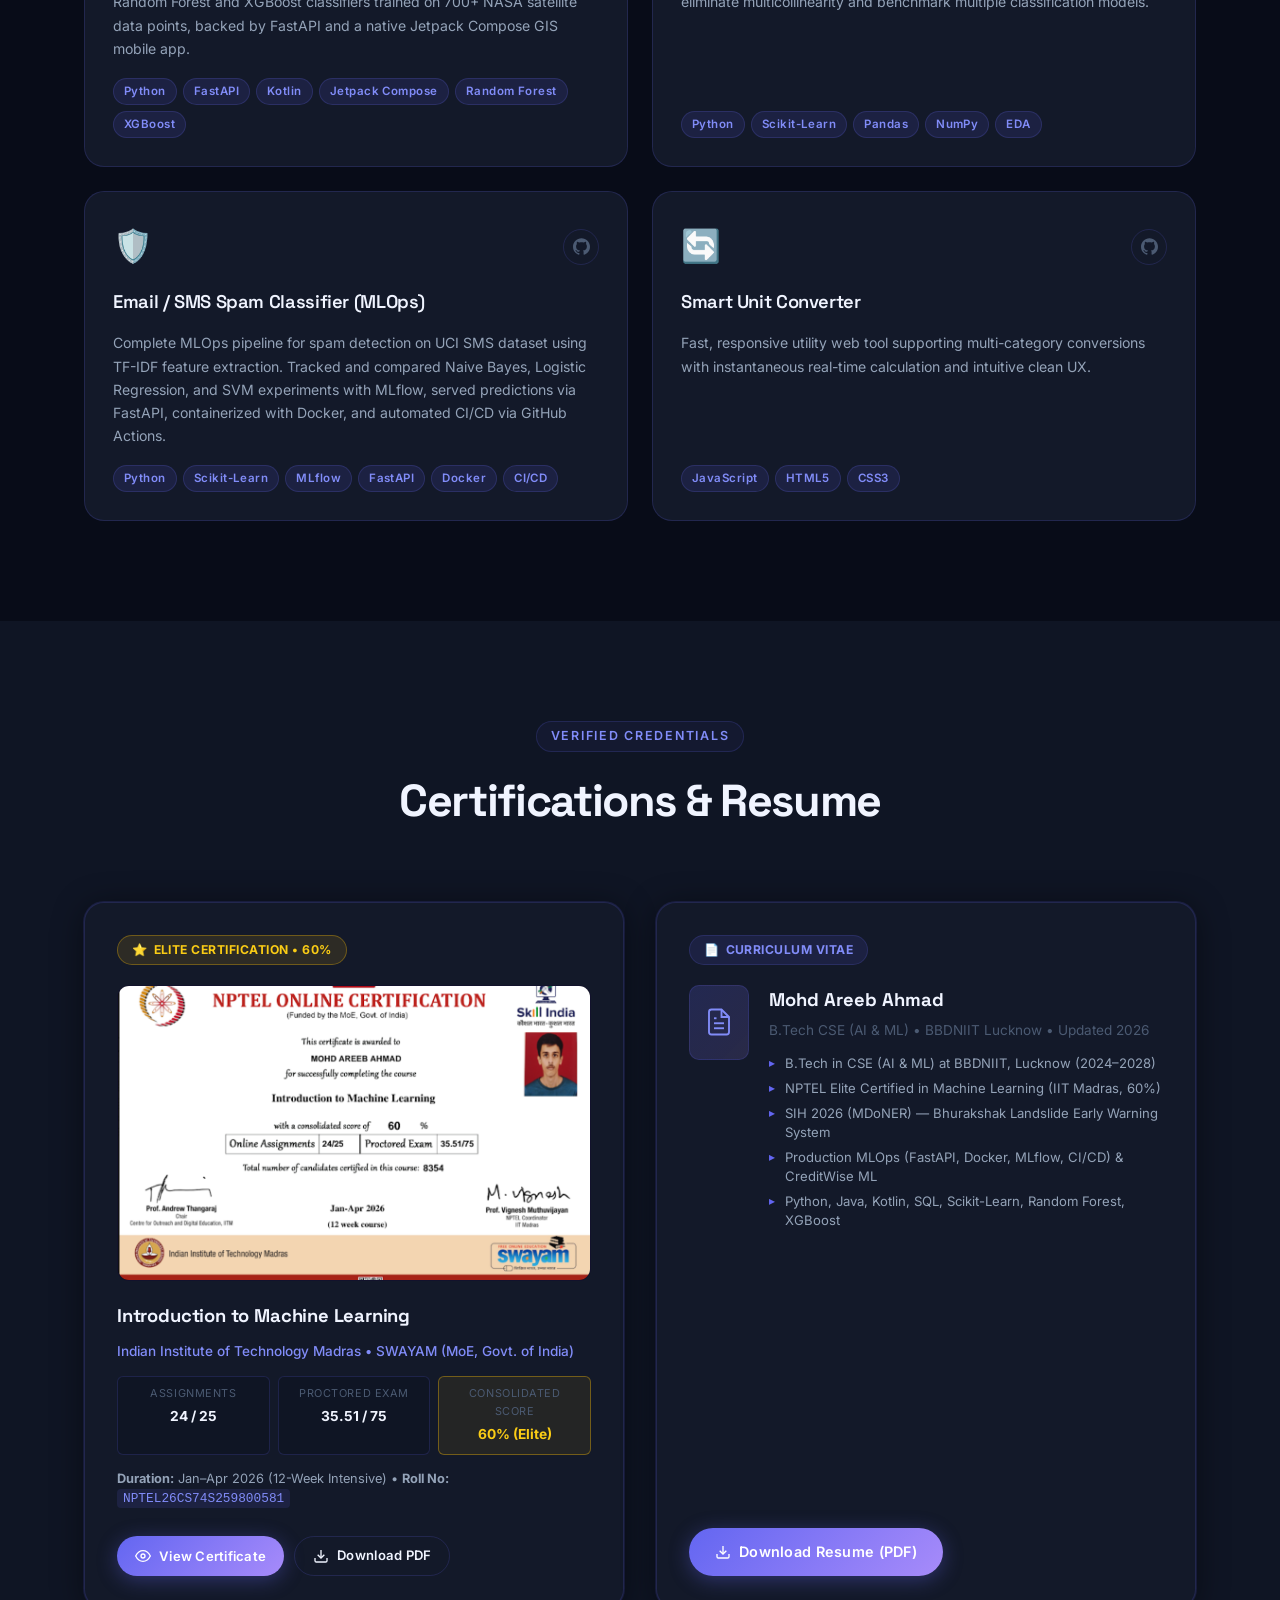
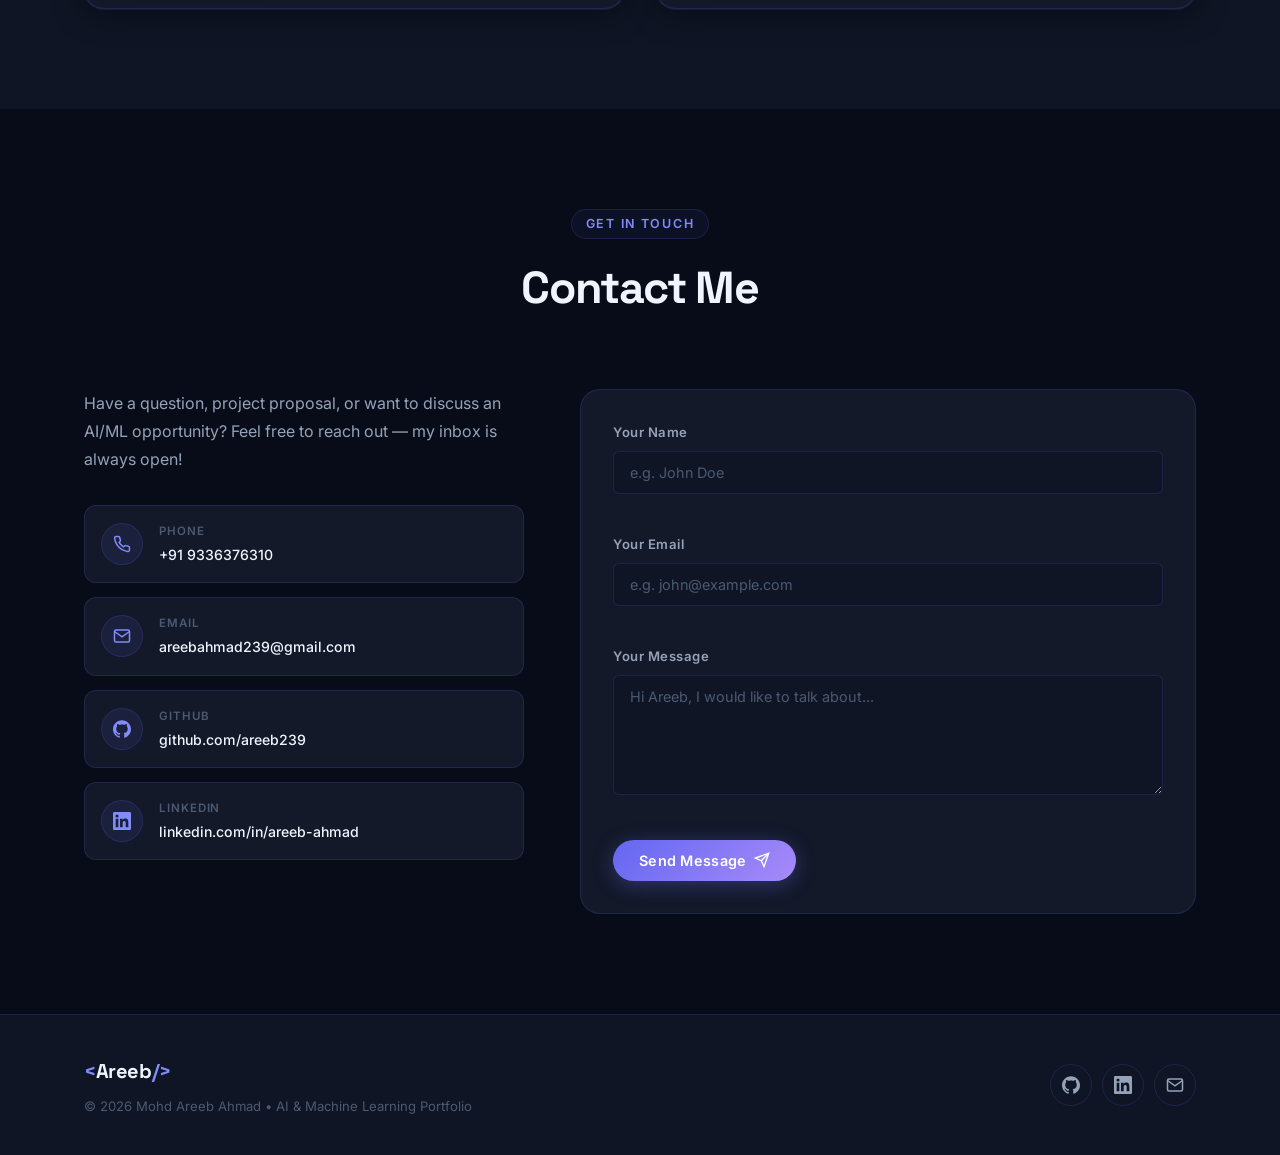
<file: portfolio_areeb.html>
<!DOCTYPE html>
<html lang="en" data-theme="dark">
<head>
  <meta charset="UTF-8" />
  <meta name="viewport" content="width=device-width, initial-scale=1.0" />
  <title>Mohd Areeb Ahmad — AI & ML Portfolio</title>
  <meta name="description" content="Portfolio of Mohd Areeb Ahmad, B.Tech CSE (AI & ML) student at BBDNIIT Lucknow. Specializing in Machine Learning, MLOps, Data Science, and AI.">
  <link rel="preconnect" href="https://fonts.googleapis.com">
  <link rel="preconnect" href="https://fonts.gstatic.com" crossorigin>
  <link href="https://fonts.googleapis.com/css2?family=Space+Grotesk:wght@300;400;500;600;700&family=Inter:wght@300;400;500;600;700&display=swap" rel="stylesheet">
  <style>
/* ═══════════════════════════════════════════════
   TOKENS & RESET
═══════════════════════════════════════════════ */
:root {
  /* Dark theme (default) */
  --bg-primary:     #080c18;
  --bg-secondary:   #0f1524;
  --bg-card:        #131929;
  --bg-card-hover:  #1a2238;
  --border:         rgba(99, 102, 241, 0.18);
  --border-hover:   rgba(99, 102, 241, 0.45);

  --accent:         #6366f1;
  --accent-light:   #818cf8;
  --accent-glow:    rgba(99, 102, 241, 0.35);
  --accent-2:       #a78bfa;

  --text-primary:   #f0f4ff;
  --text-secondary: #94a3b8;
  --text-muted:     #4b5a72;

  --nav-bg:         rgba(8, 12, 24, 0.85);
  --radius-sm:      6px;
  --radius-md:      12px;
  --radius-lg:      20px;

  --font-display:   'Space Grotesk', system-ui, sans-serif;
  --font-body:      'Inter', system-ui, sans-serif;

  --transition:     0.3s cubic-bezier(0.4, 0, 0.2, 1);
  --shadow-card:    0 4px 32px rgba(0,0,0,0.45), 0 0 0 1px var(--border);
  --shadow-glow:    0 0 40px var(--accent-glow);
}

[data-theme="light"] {
  --bg-primary:     #f5f7ff;
  --bg-secondary:   #eef0fb;
  --bg-card:        #ffffff;
  --bg-card-hover:  #f0f2ff;
  --border:         rgba(99, 102, 241, 0.15);
  --border-hover:   rgba(99, 102, 241, 0.40);

  --text-primary:   #0f172a;
  --text-secondary: #475569;
  --text-muted:     #94a3b8;

  --nav-bg:         rgba(245, 247, 255, 0.88);
  --shadow-card:    0 4px 24px rgba(99,102,241,0.10), 0 0 0 1px var(--border);
  --shadow-glow:    0 0 32px rgba(99,102,241,0.18);
}

*, *::before, *::after { box-sizing: border-box; margin: 0; padding: 0; }
html { scroll-behavior: smooth; font-size: 16px; }
body {
  font-family: var(--font-body);
  background: var(--bg-primary);
  color: var(--text-primary);
  line-height: 1.65;
  transition: background var(--transition), color var(--transition);
  overflow-x: hidden;
}
img { max-width: 100%; display: block; }
a { color: inherit; text-decoration: none; }
button { cursor: pointer; border: none; background: none; font-family: inherit; }
ul { list-style: none; }

/* ═══════════════════════════════════════════════
   LAYOUT UTILITIES
═══════════════════════════════════════════════ */
.container {
  max-width: 1160px;
  margin: 0 auto;
  padding: 0 24px;
}

.section {
  padding: 100px 0;
}
.section-alt {
  background: var(--bg-secondary);
}
.section-header {
  text-align: center;
  margin-bottom: 64px;
}
.section-eyebrow {
  display: inline-block;
  font-family: var(--font-body);
  font-size: 0.78rem;
  font-weight: 600;
  letter-spacing: 0.14em;
  text-transform: uppercase;
  color: var(--accent-light);
  margin-bottom: 12px;
  padding: 4px 14px;
  border: 1px solid var(--border);
  border-radius: 100px;
  background: rgba(99,102,241,0.06);
}
.section-title {
  font-family: var(--font-display);
  font-size: clamp(2rem, 4vw, 2.8rem);
  font-weight: 700;
  color: var(--text-primary);
  letter-spacing: -0.03em;
}

/* ═══════════════════════════════════════════════
   NAVBAR
═══════════════════════════════════════════════ */
.navbar {
  position: fixed;
  top: 0; left: 0; right: 0;
  z-index: 1000;
  background: var(--nav-bg);
  backdrop-filter: blur(18px) saturate(180%);
  -webkit-backdrop-filter: blur(18px) saturate(180%);
  border-bottom: 1px solid var(--border);
  transition: background var(--transition), box-shadow var(--transition);
}
.navbar.scrolled {
  box-shadow: 0 4px 40px rgba(0,0,0,0.3);
}
.nav-container {
  max-width: 1160px;
  margin: 0 auto;
  padding: 0 24px;
  height: 64px;
  display: flex;
  align-items: center;
  justify-content: space-between;
  gap: 24px;
}
.nav-logo {
  font-family: var(--font-display);
  font-size: 1.25rem;
  font-weight: 700;
  color: var(--text-primary);
  letter-spacing: -0.02em;
  flex-shrink: 0;
}
.logo-bracket { color: var(--accent-light); }
.nav-links {
  display: flex;
  align-items: center;
  gap: 4px;
}
.nav-link {
  font-size: 0.875rem;
  font-weight: 500;
  color: var(--text-secondary);
  padding: 6px 14px;
  border-radius: var(--radius-sm);
  transition: color var(--transition), background var(--transition);
}
.nav-link:hover,
.nav-link.active {
  color: var(--accent-light);
  background: rgba(99,102,241,0.1);
}
.nav-actions {
  display: flex;
  align-items: center;
  gap: 10px;
  flex-shrink: 0;
}
.theme-toggle {
  width: 38px; height: 38px;
  display: flex;
  align-items: center;
  justify-content: center;
  border-radius: 50%;
  color: var(--text-secondary);
  transition: color var(--transition), background var(--transition);
  position: relative;
}
.theme-toggle:hover { background: rgba(99,102,241,0.12); color: var(--accent-light); }
.theme-toggle svg {
  width: 18px; height: 18px;
  position: absolute;
  transition: opacity 0.2s, transform 0.3s;
}
.icon-sun { opacity: 0; transform: rotate(90deg) scale(0.8); }
.icon-moon { opacity: 1; transform: rotate(0) scale(1); }
[data-theme="light"] .icon-sun { opacity: 1; transform: rotate(0) scale(1); }
[data-theme="light"] .icon-moon { opacity: 0; transform: rotate(-90deg) scale(0.8); }

.hamburger {
  display: none;
  flex-direction: column;
  justify-content: center;
  gap: 5px;
  width: 38px; height: 38px;
  padding: 8px;
  border-radius: var(--radius-sm);
  transition: background var(--transition);
}
.hamburger:hover { background: rgba(99,102,241,0.1); }
.hamburger span {
  display: block;
  width: 100%; height: 2px;
  background: var(--text-secondary);
  border-radius: 2px;
  transition: transform 0.3s, opacity 0.3s;
}
.hamburger.open span:nth-child(1) { transform: translateY(7px) rotate(45deg); }
.hamburger.open span:nth-child(2) { opacity: 0; }
.hamburger.open span:nth-child(3) { transform: translateY(-7px) rotate(-45deg); }

/* ═══════════════════════════════════════════════
   HERO
═══════════════════════════════════════════════ */
.hero {
  position: relative;
  min-height: 100vh;
  display: flex;
  flex-direction: column;
  align-items: center;
  justify-content: center;
  overflow: hidden;
  padding: 100px 24px 80px;
}
#galaxyCanvas {
  position: absolute;
  inset: 0;
  width: 100%; height: 100%;
  z-index: 0;
}
.hero-content {
  position: relative;
  z-index: 1;
  text-align: center;
  max-width: 820px;
}

/* Hero Avatar */
.hero-avatar-wrap {
  display: flex;
  flex-direction: column;
  align-items: center;
  gap: 14px;
  margin-bottom: 24px;
  opacity: 0;
}
.hero-avatar-ring {
  width: 115px;
  height: 115px;
  border-radius: 50%;
  padding: 3px;
  background: linear-gradient(135deg, var(--accent), var(--accent-2), #38bdf8);
  box-shadow: 0 0 32px var(--accent-glow);
  transition: transform var(--transition), box-shadow var(--transition);
}
.hero-avatar-ring:hover {
  transform: scale(1.05);
  box-shadow: 0 0 45px rgba(99, 102, 241, 0.6);
}
.hero-avatar {
  width: 100%;
  height: 100%;
  border-radius: 50%;
  object-fit: cover;
  object-position: center 20%;
  border: 3px solid var(--bg-primary);
  background: var(--bg-card);
}
.hero-status-badge {
  display: inline-flex;
  align-items: center;
  gap: 8px;
  padding: 6px 16px;
  border-radius: 100px;
  background: rgba(99, 102, 241, 0.1);
  border: 1px solid var(--border);
  font-size: 0.8rem;
  font-weight: 500;
  color: var(--accent-light);
  backdrop-filter: blur(8px);
}
.status-dot {
  width: 8px;
  height: 8px;
  border-radius: 50%;
  background: #22c55e;
  box-shadow: 0 0 10px #22c55e;
  animation: pulseDot 2s infinite ease-in-out;
}
@keyframes pulseDot {
  0%, 100% { opacity: 1; transform: scale(1); }
  50% { opacity: 0.4; transform: scale(0.85); }
}

.hero-eyebrow {
  font-size: 0.9rem;
  font-weight: 500;
  color: var(--accent-light);
  letter-spacing: 0.1em;
  text-transform: uppercase;
  margin-bottom: 12px;
  opacity: 0;
}
.hero-name {
  font-family: var(--font-display);
  font-size: clamp(2.4rem, 6vw, 4.2rem);
  font-weight: 700;
  letter-spacing: -0.04em;
  line-height: 1.1;
  color: var(--text-primary);
  margin-bottom: 18px;
  opacity: 0;
}
.hero-name span { color: var(--accent-light); }
.hero-typing {
  font-family: var(--font-display);
  font-size: clamp(1.1rem, 2.5vw, 1.5rem);
  color: var(--text-secondary);
  margin-bottom: 24px;
  min-height: 2em;
  display: flex;
  align-items: center;
  justify-content: center;
  gap: 0;
  flex-wrap: wrap;
  opacity: 0;
}
.typing-text {
  color: var(--accent-light);
  font-weight: 600;
}
.typing-cursor {
  color: var(--accent);
  animation: blink 1s step-end infinite;
  font-weight: 300;
  margin-left: 2px;
}
@keyframes blink { 50% { opacity: 0; } }

.hero-desc {
  font-size: clamp(0.92rem, 1.8vw, 1.05rem);
  color: var(--text-secondary);
  max-width: 640px;
  margin: 0 auto 34px;
  line-height: 1.75;
  opacity: 0;
}
.hero-btns {
  display: flex;
  gap: 14px;
  justify-content: center;
  flex-wrap: wrap;
  margin-bottom: 36px;
  opacity: 0;
}
.hero-socials {
  display: flex;
  gap: 14px;
  justify-content: center;
  opacity: 0;
}
.social-icon {
  width: 42px; height: 42px;
  display: flex;
  align-items: center;
  justify-content: center;
  border-radius: 50%;
  border: 1px solid var(--border);
  color: var(--text-secondary);
  transition: color var(--transition), border-color var(--transition), background var(--transition), transform var(--transition), box-shadow var(--transition);
}
.social-icon svg { width: 18px; height: 18px; }
.social-icon:hover {
  color: var(--accent-light);
  border-color: var(--accent);
  background: rgba(99,102,241,0.12);
  transform: translateY(-3px);
  box-shadow: var(--shadow-glow);
}

.hero-scroll-hint {
  position: absolute;
  bottom: 28px;
  left: 50%;
  transform: translateX(-50%);
  display: flex;
  flex-direction: column;
  align-items: center;
  gap: 8px;
  z-index: 1;
  opacity: 0.5;
  animation: fadeInUp 1.5s 1.5s forwards;
}
.hero-scroll-hint span {
  font-size: 0.7rem;
  letter-spacing: 0.12em;
  text-transform: uppercase;
  color: var(--text-muted);
}
.scroll-line {
  width: 1px; height: 40px;
  background: linear-gradient(to bottom, var(--accent), transparent);
  animation: scrollPulse 2s ease-in-out infinite;
}
@keyframes scrollPulse {
  0%,100% { opacity: 0.3; transform: scaleY(1); }
  50% { opacity: 1; transform: scaleY(1.1); }
}
@keyframes fadeInUp {
  to { opacity: 0.5; }
}

/* ═══════════════════════════════════════════════
   BUTTONS
═══════════════════════════════════════════════ */
.btn {
  display: inline-flex;
  align-items: center;
  gap: 8px;
  padding: 12px 26px;
  border-radius: 100px;
  font-family: var(--font-body);
  font-size: 0.9rem;
  font-weight: 600;
  letter-spacing: 0.02em;
  transition: transform var(--transition), box-shadow var(--transition), background var(--transition), color var(--transition), border-color var(--transition);
  white-space: nowrap;
}
.btn:hover { transform: translateY(-2px); }
.btn-primary {
  background: linear-gradient(135deg, var(--accent), var(--accent-2));
  color: #fff;
  box-shadow: 0 4px 20px var(--accent-glow);
}
.btn-primary:hover {
  box-shadow: 0 8px 32px var(--accent-glow);
}
.btn-secondary {
  background: rgba(99, 102, 241, 0.12);
  color: var(--text-primary);
  border: 1.5px solid var(--border);
}
.btn-secondary:hover {
  background: rgba(99, 102, 241, 0.22);
  border-color: var(--accent);
  color: var(--accent-light);
}
.btn-outline {
  background: transparent;
  color: var(--text-primary);
  border: 1.5px solid var(--border);
}
.btn-outline:hover {
  border-color: var(--accent);
  color: var(--accent-light);
  background: rgba(99,102,241,0.07);
}
.btn-sm {
  padding: 8px 18px;
  font-size: 0.82rem;
  border-radius: 100px;
}
.btn svg { width: 16px; height: 16px; }

/* ═══════════════════════════════════════════════
   ABOUT
═══════════════════════════════════════════════ */
.about-grid {
  display: grid;
  grid-template-columns: 1fr 1.5fr;
  gap: 64px;
  align-items: start;
}
.about-image-wrap { display: flex; justify-content: center; }
.about-img-frame {
  position: relative;
  width: 310px;
  height: 380px;
  border-radius: var(--radius-lg);
  overflow: hidden;
  box-shadow: 0 16px 40px rgba(0,0,0,0.35);
}
.about-img {
  width: 100%;
  height: 100%;
  object-fit: cover;
  object-position: center 20%;
  border-radius: var(--radius-lg);
  border: 2px solid var(--border);
  transition: transform var(--transition);
}
.about-img-frame:hover .about-img { transform: scale(1.03); }
.about-img-placeholder {
  display: none;
  flex-direction: column;
  align-items: center;
  justify-content: center;
  gap: 12px;
  width: 100%; height: 100%;
  background: linear-gradient(135deg, var(--bg-card), var(--bg-card-hover));
  border: 2px solid var(--border);
  border-radius: var(--radius-lg);
  color: var(--text-secondary);
  font-size: 0.9rem;
  font-weight: 500;
}
.about-img-placeholder svg { width: 72px; height: 72px; color: var(--text-muted); }
.about-img-badge {
  position: absolute;
  bottom: 14px;
  left: 14px;
  right: 14px;
  padding: 10px 14px;
  background: rgba(8, 12, 24, 0.88);
  backdrop-filter: blur(12px);
  -webkit-backdrop-filter: blur(12px);
  border: 1px solid var(--border);
  border-radius: var(--radius-md);
  font-size: 0.8rem;
  font-weight: 600;
  color: var(--text-primary);
  display: flex;
  align-items: center;
  gap: 8px;
  z-index: 2;
}
[data-theme="light"] .about-img-badge {
  background: rgba(255, 255, 255, 0.92);
  color: #0f172a;
}
.img-glow {
  position: absolute;
  bottom: -20px; left: 50%;
  transform: translateX(-50%);
  width: 220px; height: 45px;
  background: var(--accent);
  filter: blur(30px);
  opacity: 0.28;
  border-radius: 50%;
  pointer-events: none;
}
.about-content p {
  color: var(--text-secondary);
  margin-bottom: 16px;
  font-size: 0.975rem;
}
.about-content p strong { color: var(--text-primary); font-weight: 600; }
.about-stats {
  display: grid;
  grid-template-columns: 1fr 1fr;
  gap: 14px;
  margin-top: 32px;
}
.stat-card {
  background: var(--bg-card);
  border: 1px solid var(--border);
  border-radius: var(--radius-md);
  padding: 16px;
  display: flex;
  align-items: center;
  gap: 14px;
  color: var(--text-secondary);
  transition: border-color var(--transition), background var(--transition), transform var(--transition), box-shadow var(--transition);
}
.stat-card:hover {
  border-color: var(--accent);
  background: var(--bg-card-hover);
  transform: translateY(-3px);
  box-shadow: var(--shadow-glow);
}
.stat-icon { font-size: 1.4rem; flex-shrink: 0; }
.stat-title {
  display: block;
  font-weight: 600;
  color: var(--text-primary);
  font-size: 0.88rem;
}
.stat-label {
  display: block;
  font-size: 0.76rem;
  color: var(--text-muted);
}

/* ═══════════════════════════════════════════════
   SKILLS
═══════════════════════════════════════════════ */
.skills-grid {
  display: grid;
  grid-template-columns: repeat(2, 1fr);
  gap: 24px;
}
.skill-category {
  background: var(--bg-card);
  border: 1px solid var(--border);
  border-radius: var(--radius-lg);
  padding: 28px;
  transition: border-color var(--transition), box-shadow var(--transition), transform var(--transition);
}
.skill-category:hover {
  border-color: var(--accent);
  box-shadow: var(--shadow-glow);
  transform: translateY(-4px);
}
.skill-cat-title {
  font-family: var(--font-display);
  font-size: 1.05rem;
  font-weight: 600;
  color: var(--text-primary);
  margin-bottom: 18px;
  display: flex;
  align-items: center;
  gap: 10px;
}
.skill-cat-icon { font-size: 1.2rem; }
.skill-tags {
  display: flex;
  flex-wrap: wrap;
  gap: 8px;
}
.skill-tag {
  display: inline-flex;
  align-items: center;
  padding: 6px 14px;
  background: rgba(99,102,241,0.08);
  border: 1px solid var(--border);
  border-radius: 100px;
  font-size: 0.8rem;
  font-weight: 500;
  color: var(--text-secondary);
  transition: background var(--transition), border-color var(--transition), color var(--transition), transform var(--transition);
}
.skill-tag:hover {
  background: rgba(99,102,241,0.18);
  border-color: var(--accent);
  color: var(--accent-light);
  transform: translateY(-2px);
}

/* ═══════════════════════════════════════════════
   PROJECTS
═══════════════════════════════════════════════ */
.projects-grid {
  display: grid;
  grid-template-columns: repeat(2, 1fr);
  gap: 24px;
}
.project-card {
  background: var(--bg-card);
  border: 1px solid var(--border);
  border-radius: var(--radius-lg);
  padding: 28px;
  display: flex;
  flex-direction: column;
  gap: 14px;
  transition: border-color var(--transition), box-shadow var(--transition), transform var(--transition), background var(--transition);
}
.project-card:hover {
  border-color: var(--accent);
  box-shadow: var(--shadow-glow);
  transform: translateY(-6px);
  background: var(--bg-card-hover);
}
.project-card-header {
  display: flex;
  align-items: center;
  justify-content: space-between;
}
.project-icon { font-size: 2rem; }
.project-links { display: flex; gap: 10px; }
.project-link {
  width: 36px; height: 36px;
  display: flex;
  align-items: center;
  justify-content: center;
  border-radius: 50%;
  border: 1px solid var(--border);
  color: var(--text-muted);
  transition: color var(--transition), border-color var(--transition), background var(--transition);
}
.project-link svg { width: 17px; height: 17px; }
.project-link:hover {
  color: var(--accent-light);
  border-color: var(--accent);
  background: rgba(99,102,241,0.12);
}
.project-title {
  font-family: var(--font-display);
  font-size: 1.15rem;
  font-weight: 600;
  color: var(--text-primary);
  letter-spacing: -0.02em;
}
.project-desc {
  font-size: 0.88rem;
  color: var(--text-secondary);
  line-height: 1.65;
  flex: 1;
}
.project-tech {
  display: flex;
  flex-wrap: wrap;
  gap: 6px;
  margin-top: 4px;
}
.tech-tag {
  font-size: 0.72rem;
  font-weight: 600;
  letter-spacing: 0.04em;
  padding: 3px 10px;
  border-radius: 100px;
  background: rgba(99,102,241,0.12);
  color: var(--accent-light);
  border: 1px solid rgba(99,102,241,0.2);
}

/* ═══════════════════════════════════════════════
   CREDENTIALS & CERTIFICATIONS
═══════════════════════════════════════════════ */
.credentials-grid {
  display: grid;
  grid-template-columns: repeat(2, 1fr);
  gap: 32px;
  align-items: stretch;
}
.credential-card {
  background: var(--bg-card);
  border: 1px solid var(--border);
  border-radius: var(--radius-lg);
  padding: 32px;
  display: flex;
  flex-direction: column;
  gap: 20px;
  box-shadow: var(--shadow-card);
  position: relative;
  transition: border-color var(--transition), box-shadow var(--transition), transform var(--transition);
}
.credential-card:hover {
  border-color: var(--accent);
  box-shadow: var(--shadow-card), var(--shadow-glow);
  transform: translateY(-4px);
}
.credential-badge {
  display: inline-flex;
  align-items: center;
  gap: 6px;
  padding: 4px 14px;
  border-radius: 100px;
  font-size: 0.76rem;
  font-weight: 700;
  letter-spacing: 0.04em;
  text-transform: uppercase;
  align-self: flex-start;
}
.cert-badge {
  background: rgba(234, 179, 8, 0.12);
  border: 1px solid rgba(234, 179, 8, 0.35);
  color: #facc15;
}
[data-theme="light"] .cert-badge {
  color: #b45309;
  background: rgba(245, 158, 11, 0.15);
  border-color: rgba(245, 158, 11, 0.4);
}
.resume-badge {
  background: rgba(99, 102, 241, 0.12);
  border: 1px solid var(--border);
  color: var(--accent-light);
}

/* Certificate Preview */
.cert-img-wrap {
  position: relative;
  border-radius: var(--radius-md);
  overflow: hidden;
  border: 1px solid var(--border);
  cursor: pointer;
  background: #000;
  aspect-ratio: 16/10;
  display: flex;
  align-items: center;
  justify-content: center;
}
.cert-thumb {
  width: 100%;
  height: 100%;
  object-fit: cover;
  transition: transform 0.4s ease;
}
.cert-img-wrap:hover .cert-thumb {
  transform: scale(1.04);
}
.cert-img-overlay {
  position: absolute;
  inset: 0;
  background: rgba(8, 12, 24, 0.65);
  backdrop-filter: blur(2px);
  display: flex;
  flex-direction: column;
  align-items: center;
  justify-content: center;
  gap: 8px;
  color: #fff;
  opacity: 0;
  transition: opacity 0.3s ease;
}
.cert-img-wrap:hover .cert-img-overlay {
  opacity: 1;
}
.cert-img-overlay svg { width: 26px; height: 26px; }
.cert-img-overlay span {
  font-size: 0.85rem;
  font-weight: 600;
  letter-spacing: 0.04em;
}

.cert-info { display: flex; flex-direction: column; gap: 8px; flex: 1; }
.cert-title {
  font-family: var(--font-display);
  font-size: 1.15rem;
  font-weight: 700;
  color: var(--text-primary);
  letter-spacing: -0.01em;
}
.cert-issuer {
  font-size: 0.85rem;
  color: var(--accent-light);
  font-weight: 500;
}
.cert-score-grid {
  display: grid;
  grid-template-columns: repeat(3, 1fr);
  gap: 8px;
  margin: 6px 0;
}
.score-pill {
  background: var(--bg-secondary);
  border: 1px solid var(--border);
  border-radius: var(--radius-sm);
  padding: 8px 10px;
  text-align: center;
  display: flex;
  flex-direction: column;
  gap: 2px;
}
.score-pill.highlight {
  border-color: rgba(234, 179, 8, 0.4);
  background: rgba(234, 179, 8, 0.08);
}
.score-pill-title {
  font-size: 0.68rem;
  text-transform: uppercase;
  letter-spacing: 0.05em;
  color: var(--text-muted);
}
.score-pill-val {
  font-size: 0.86rem;
  font-weight: 700;
  color: var(--text-primary);
}
.score-pill.highlight .score-pill-val {
  color: #facc15;
}
[data-theme="light"] .score-pill.highlight .score-pill-val {
  color: #b45309;
}
.cert-meta {
  font-size: 0.8rem;
  color: var(--text-secondary);
  line-height: 1.5;
}
.cert-meta code {
  background: rgba(99, 102, 241, 0.12);
  color: var(--accent-light);
  padding: 2px 6px;
  border-radius: 4px;
  font-size: 0.8rem;
}
.credential-actions {
  display: flex;
  gap: 10px;
  flex-wrap: wrap;
  margin-top: auto;
  padding-top: 8px;
}

/* Resume card styles */
.resume-card {
  display: flex;
  flex-direction: column;
  justify-content: space-between;
}
.resume-preview {
  display: flex;
  gap: 20px;
  align-items: flex-start;
  flex: 1;
}
.resume-doc-icon {
  flex-shrink: 0;
  width: 60px; height: 75px;
  background: linear-gradient(135deg, rgba(99,102,241,0.2), rgba(167,139,250,0.15));
  border: 1px solid var(--border);
  border-radius: 10px;
  display: flex;
  align-items: center;
  justify-content: center;
  color: var(--accent-light);
}
.resume-doc-icon svg { width: 30px; height: 30px; }
.resume-info h3 {
  font-family: var(--font-display);
  font-size: 1.15rem;
  font-weight: 700;
  color: var(--text-primary);
  margin-bottom: 4px;
}
.resume-sub {
  font-size: 0.85rem;
  color: var(--text-muted);
  margin-bottom: 12px;
}
.resume-highlights {
  list-style: none;
  display: flex;
  flex-direction: column;
  gap: 6px;
}
.resume-highlights li {
  font-size: 0.82rem;
  color: var(--text-secondary);
  padding-left: 16px;
  position: relative;
  line-height: 1.45;
}
.resume-highlights li::before {
  content: '▸';
  position: absolute;
  left: 0;
  color: var(--accent);
  font-size: 0.75rem;
}

/* ═══════════════════════════════════════════════
   LIGHTBOX MODAL
═══════════════════════════════════════════════ */
.modal-overlay {
  position: fixed;
  inset: 0;
  z-index: 2000;
  background: rgba(4, 7, 16, 0.88);
  backdrop-filter: blur(12px);
  -webkit-backdrop-filter: blur(12px);
  display: flex;
  align-items: center;
  justify-content: center;
  padding: 20px;
  opacity: 0;
  visibility: hidden;
  transition: opacity 0.3s cubic-bezier(0.4, 0, 0.2, 1), visibility 0.3s;
}
.modal-overlay.open {
  opacity: 1;
  visibility: visible;
}
.modal-dialog {
  background: var(--bg-card);
  border: 1px solid var(--border);
  border-radius: var(--radius-lg);
  max-width: 880px;
  width: 100%;
  max-height: 92vh;
  display: flex;
  flex-direction: column;
  overflow: hidden;
  box-shadow: 0 24px 64px rgba(0, 0, 0, 0.6);
  transform: scale(0.94) translateY(12px);
  transition: transform 0.3s cubic-bezier(0.34, 1.56, 0.64, 1);
}
.modal-overlay.open .modal-dialog {
  transform: scale(1) translateY(0);
}
.modal-header {
  padding: 18px 24px;
  display: flex;
  align-items: center;
  justify-content: space-between;
  border-bottom: 1px solid var(--border);
  background: var(--bg-secondary);
}
.modal-title-wrap h3 {
  font-family: var(--font-display);
  font-size: 1.15rem;
  color: var(--text-primary);
  font-weight: 700;
}
.modal-eyebrow {
  display: block;
  font-size: 0.72rem;
  text-transform: uppercase;
  letter-spacing: 0.08em;
  color: var(--accent-light);
  font-weight: 700;
  margin-bottom: 2px;
}
.modal-subtitle {
  font-size: 0.8rem;
  color: var(--text-muted);
}
.modal-close {
  width: 36px;
  height: 36px;
  border-radius: 50%;
  display: flex;
  align-items: center;
  justify-content: center;
  background: var(--bg-card);
  border: 1px solid var(--border);
  color: var(--text-secondary);
  font-size: 1.4rem;
  cursor: pointer;
  transition: background var(--transition), color var(--transition), transform var(--transition);
}
.modal-close:hover {
  background: rgba(239, 68, 68, 0.15);
  color: #ef4444;
  border-color: rgba(239, 68, 68, 0.4);
  transform: rotate(90deg);
}
.modal-body {
  padding: 16px;
  overflow-y: auto;
  display: flex;
  align-items: center;
  justify-content: center;
  background: rgba(0, 0, 0, 0.45);
}
.modal-img {
  max-width: 100%;
  max-height: 58vh;
  object-fit: contain;
  border-radius: var(--radius-sm);
  box-shadow: 0 4px 24px rgba(0,0,0,0.5);
}
.modal-footer {
  padding: 16px 24px;
  display: flex;
  align-items: center;
  justify-content: space-between;
  gap: 16px;
  flex-wrap: wrap;
  border-top: 1px solid var(--border);
  background: var(--bg-secondary);
}
.modal-meta-grid {
  display: flex;
  gap: 16px;
  flex-wrap: wrap;
  font-size: 0.8rem;
  color: var(--text-secondary);
}
.modal-meta-grid strong {
  color: var(--text-primary);
}

/* ═══════════════════════════════════════════════
   CONTACT
═══════════════════════════════════════════════ */
.contact-grid {
  display: grid;
  grid-template-columns: 1fr 1.4fr;
  gap: 56px;
  align-items: start;
}
.contact-intro {
  font-size: 1rem;
  color: var(--text-secondary);
  line-height: 1.75;
  margin-bottom: 32px;
}
.contact-items { display: flex; flex-direction: column; gap: 14px; }
.contact-item {
  display: flex;
  align-items: center;
  gap: 16px;
  padding: 16px;
  background: var(--bg-card);
  border: 1px solid var(--border);
  border-radius: var(--radius-md);
  transition: border-color var(--transition), background var(--transition), transform var(--transition), box-shadow var(--transition);
}
.contact-item:hover {
  border-color: var(--accent);
  background: var(--bg-card-hover);
  transform: translateX(4px);
  box-shadow: var(--shadow-glow);
}
.contact-item-icon {
  width: 42px; height: 42px;
  border-radius: 50%;
  background: rgba(99,102,241,0.1);
  border: 1px solid var(--border);
  display: flex;
  align-items: center;
  justify-content: center;
  flex-shrink: 0;
  color: var(--accent-light);
}
.contact-item-icon svg { width: 18px; height: 18px; }
.contact-item-label {
  display: block;
  font-size: 0.72rem;
  font-weight: 600;
  letter-spacing: 0.08em;
  text-transform: uppercase;
  color: var(--text-muted);
  margin-bottom: 2px;
}
.contact-item-value {
  display: block;
  font-size: 0.88rem;
  font-weight: 500;
  color: var(--text-primary);
}

/* FORM */
.contact-form-wrap {
  background: var(--bg-card);
  border: 1px solid var(--border);
  border-radius: var(--radius-lg);
  padding: 32px;
}
.contact-form { display: flex; flex-direction: column; gap: 20px; }
.form-group { display: flex; flex-direction: column; gap: 7px; }
.form-label {
  font-size: 0.82rem;
  font-weight: 600;
  color: var(--text-secondary);
  letter-spacing: 0.04em;
}
.form-input {
  background: var(--bg-secondary);
  border: 1.5px solid var(--border);
  border-radius: var(--radius-sm);
  padding: 12px 16px;
  font-family: var(--font-body);
  font-size: 0.9rem;
  color: var(--text-primary);
  transition: border-color var(--transition), box-shadow var(--transition), background var(--transition);
  outline: none;
  width: 100%;
}
.form-input::placeholder { color: var(--text-muted); }
.form-input:focus {
  border-color: var(--accent);
  box-shadow: 0 0 0 3px var(--accent-glow);
  background: var(--bg-primary);
}
.form-input.error { border-color: #f87171; box-shadow: 0 0 0 3px rgba(248,113,113,0.2); }
.form-textarea { resize: vertical; min-height: 120px; }
.form-error {
  font-size: 0.77rem;
  color: #f87171;
  min-height: 1.1em;
  display: block;
}
.form-submit { align-self: flex-start; margin-top: 4px; }
.form-success {
  font-size: 0.88rem;
  color: #4ade80;
  display: none;
  padding: 12px 16px;
  background: rgba(74,222,128,0.08);
  border: 1px solid rgba(74,222,128,0.25);
  border-radius: var(--radius-sm);
  line-height: 1.5;
}
.form-success.show { display: block; }

/* ═══════════════════════════════════════════════
   FOOTER
═══════════════════════════════════════════════ */
.footer {
  background: var(--bg-secondary);
  border-top: 1px solid var(--border);
  padding: 40px 0;
}
.footer-inner {
  display: flex;
  align-items: center;
  justify-content: space-between;
  gap: 24px;
  flex-wrap: wrap;
}
.footer-brand p {
  font-size: 0.82rem;
  color: var(--text-muted);
  margin-top: 8px;
  line-height: 1.55;
}
.footer-socials { display: flex; gap: 10px; }

/* ═══════════════════════════════════════════════
   BACK TO TOP
═══════════════════════════════════════════════ */
.back-to-top {
  position: fixed;
  bottom: 28px;
  right: 28px;
  z-index: 999;
  width: 44px; height: 44px;
  border-radius: 50%;
  background: linear-gradient(135deg, var(--accent), var(--accent-2));
  color: #fff;
  display: flex;
  align-items: center;
  justify-content: center;
  box-shadow: 0 4px 20px var(--accent-glow);
  opacity: 0;
  transform: translateY(20px);
  pointer-events: none;
  transition: opacity var(--transition), transform var(--transition), box-shadow var(--transition);
}
.back-to-top.visible {
  opacity: 1;
  transform: translateY(0);
  pointer-events: auto;
}
.back-to-top:hover { box-shadow: 0 8px 28px var(--accent-glow); transform: translateY(-3px); }
.back-to-top svg { width: 20px; height: 20px; }

/* ═══════════════════════════════════════════════
   SCROLL REVEAL
═══════════════════════════════════════════════ */
.reveal {
  opacity: 0;
  transform: translateY(28px);
  transition: opacity 0.7s cubic-bezier(0.4,0,0.2,1), transform 0.7s cubic-bezier(0.4,0,0.2,1);
}
.reveal.visible {
  opacity: 1;
  transform: translateY(0);
}

/* Stagger for child reveals */
.skills-grid .reveal:nth-child(1) { transition-delay: 0.05s; }
.skills-grid .reveal:nth-child(2) { transition-delay: 0.12s; }
.skills-grid .reveal:nth-child(3) { transition-delay: 0.19s; }
.skills-grid .reveal:nth-child(4) { transition-delay: 0.26s; }
.projects-grid .reveal:nth-child(1) { transition-delay: 0.05s; }
.projects-grid .reveal:nth-child(2) { transition-delay: 0.12s; }
.projects-grid .reveal:nth-child(3) { transition-delay: 0.19s; }
.projects-grid .reveal:nth-child(4) { transition-delay: 0.26s; }
.about-stats .reveal:nth-child(1) { transition-delay: 0.05s; }
.about-stats .reveal:nth-child(2) { transition-delay: 0.1s; }
.about-stats .reveal:nth-child(3) { transition-delay: 0.15s; }
.about-stats .reveal:nth-child(4) { transition-delay: 0.2s; }

/* Hero reveal order */
.hero-avatar-wrap.reveal { transition-delay: 0.05s; }
.hero-eyebrow.reveal     { transition-delay: 0.15s; }
.hero-name.reveal        { transition-delay: 0.25s; }
.hero-typing.reveal      { transition-delay: 0.38s; }
.hero-desc.reveal        { transition-delay: 0.50s; }
.hero-btns.reveal        { transition-delay: 0.62s; }
.hero-socials.reveal     { transition-delay: 0.74s; }

/* ═══════════════════════════════════════════════
   RESPONSIVE
═══════════════════════════════════════════════ */
@media (max-width: 900px) {
  .skills-grid      { grid-template-columns: 1fr; }
  .projects-grid    { grid-template-columns: 1fr; }
  .credentials-grid { grid-template-columns: 1fr; }
  .about-grid       { grid-template-columns: 1fr; gap: 40px; }
  .about-image-wrap { justify-content: center; }
  .contact-grid     { grid-template-columns: 1fr; gap: 36px; }
}

@media (max-width: 768px) {
  .hamburger { display: flex; }
  .nav-links {
    position: fixed;
    top: 64px; left: 0; right: 0;
    background: var(--nav-bg);
    backdrop-filter: blur(18px);
    -webkit-backdrop-filter: blur(18px);
    border-bottom: 1px solid var(--border);
    flex-direction: column;
    align-items: stretch;
    padding: 16px 24px;
    gap: 4px;
    transform: translateY(-120%);
    opacity: 0;
    transition: transform 0.35s cubic-bezier(0.4,0,0.2,1), opacity 0.35s;
    pointer-events: none;
  }
  .nav-links.open {
    transform: translateY(0);
    opacity: 1;
    pointer-events: auto;
  }
  .nav-link { padding: 12px 16px; font-size: 1rem; }
  .section { padding: 72px 0; }
  .about-stats { grid-template-columns: 1fr 1fr; }
  .cert-score-grid { grid-template-columns: 1fr; }
}

@media (max-width: 500px) {
  .about-stats { grid-template-columns: 1fr; }
  .hero-btns { flex-direction: column; align-items: stretch; width: 100%; max-width: 320px; margin-left: auto; margin-right: auto; }
  .hero-btns .btn { justify-content: center; }
  .about-img-frame { width: 270px; height: 320px; }
  .footer-inner { flex-direction: column; text-align: center; align-items: center; }
  .contact-form-wrap { padding: 24px 18px; }
  .modal-dialog { max-height: 95vh; }
  .modal-footer { flex-direction: column; align-items: stretch; }
  .modal-meta-grid { flex-direction: column; gap: 6px; }
}

/* ═══════════════════════════════════════════════
   REDUCED MOTION
═══════════════════════════════════════════════ */
@media (prefers-reduced-motion: reduce) {
  *, *::before, *::after { animation-duration: 0.01ms !important; transition-duration: 0.01ms !important; }
  .reveal { opacity: 1; transform: none; }
}

</style>
</head>
<body>

  <!-- ═══════════ NAVBAR ═══════════ -->
  <nav class="navbar" id="navbar">
    <div class="nav-container">
      <a href="#home" class="nav-logo">
        <span class="logo-bracket">&lt;</span>Areeb<span class="logo-bracket">/&gt;</span>
      </a>

      <ul class="nav-links" id="navLinks">
        <li><a href="#home" class="nav-link active">Home</a></li>
        <li><a href="#about" class="nav-link">About</a></li>
        <li><a href="#skills" class="nav-link">Skills</a></li>
        <li><a href="#projects" class="nav-link">Projects</a></li>
        <li><a href="#resume" class="nav-link">Credentials</a></li>
        <li><a href="#contact" class="nav-link">Contact</a></li>
      </ul>

      <div class="nav-actions">
        <button class="theme-toggle" id="themeToggle" aria-label="Toggle theme">
          <svg class="icon-sun" xmlns="http://www.w3.org/2000/svg" viewBox="0 0 24 24" fill="none" stroke="currentColor" stroke-width="2"><circle cx="12" cy="12" r="5"/><line x1="12" y1="1" x2="12" y2="3"/><line x1="12" y1="21" x2="12" y2="23"/><line x1="4.22" y1="4.22" x2="5.64" y2="5.64"/><line x1="18.36" y1="18.36" x2="19.78" y2="19.78"/><line x1="1" y1="12" x2="3" y2="12"/><line x1="21" y1="12" x2="23" y2="12"/><line x1="4.22" y1="19.78" x2="5.64" y2="18.36"/><line x1="18.36" y1="5.64" x2="19.78" y2="4.22"/></svg>
          <svg class="icon-moon" xmlns="http://www.w3.org/2000/svg" viewBox="0 0 24 24" fill="none" stroke="currentColor" stroke-width="2"><path d="M21 12.79A9 9 0 1 1 11.21 3 7 7 0 0 0 21 12.79z"/></svg>
        </button>
        <button class="hamburger" id="hamburger" aria-label="Open menu" aria-expanded="false">
          <span></span><span></span><span></span>
        </button>
      </div>
    </div>
  </nav>

  <!-- ═══════════ HERO ═══════════ -->
  <section class="hero" id="home">
    <canvas id="galaxyCanvas"></canvas>
    <div class="hero-content">
      <div class="hero-avatar-wrap reveal">
        <div class="hero-avatar-ring">
          <img src="images/profile.jpg" alt="Mohd Areeb Ahmad" class="hero-avatar" loading="eager" />
        </div>
        <div class="hero-status-badge">
          <span class="status-dot"></span>
          <span>Open to AI & ML Opportunities</span>
        </div>
      </div>
      <p class="hero-eyebrow reveal">Hello, I'm</p>
      <h1 class="hero-name reveal">Mohd Areeb Ahmad</h1>
      <div class="hero-typing reveal">
        <span class="typing-prefix">I am a </span>
        <span class="typing-text" id="typingText"></span>
        <span class="typing-cursor">|</span>
      </div>
      <p class="hero-desc reveal">
        B.Tech Computer Science & Engineering (AI & ML) student at Babu Banarasi Das Northern India Institute of Technology (BBDNIIT), Lucknow. Passionate about Machine Learning, Data Science, and MLOps, I engineer production AI pipelines and intelligent systems.
      </p>
      <div class="hero-btns reveal">
        <a href="#projects" class="btn btn-primary">View Projects</a>
        <a href="#resume" class="btn btn-secondary">Certifications & CV</a>
        <a href="#contact" class="btn btn-outline">Contact Me</a>
      </div>
      <div class="hero-socials reveal">
        <a href="https://github.com/areeb239" target="_blank" rel="noopener noreferrer" aria-label="GitHub Profile" class="social-icon">
          <svg xmlns="http://www.w3.org/2000/svg" viewBox="0 0 24 24" fill="currentColor"><path d="M12 .297c-6.63 0-12 5.373-12 12 0 5.303 3.438 9.8 8.205 11.385.6.113.82-.258.82-.577 0-.285-.01-1.04-.015-2.04-3.338.724-4.042-1.61-4.042-1.61C4.422 18.07 3.633 17.7 3.633 17.7c-1.087-.744.084-.729.084-.729 1.205.084 1.838 1.236 1.838 1.236 1.07 1.835 2.809 1.305 3.495.998.108-.776.417-1.305.76-1.605-2.665-.3-5.466-1.332-5.466-5.93 0-1.31.465-2.38 1.235-3.22-.135-.303-.54-1.523.105-3.176 0 0 1.005-.322 3.3 1.23.96-.267 1.98-.399 3-.405 1.02.006 2.04.138 3 .405 2.28-1.552 3.285-1.23 3.285-1.23.645 1.653.24 2.873.12 3.176.765.84 1.23 1.91 1.23 3.22 0 4.61-2.805 5.625-5.475 5.92.42.36.81 1.096.81 2.22 0 1.606-.015 2.896-.015 3.286 0 .315.21.69.825.57C20.565 22.092 24 17.592 24 12.297c0-6.627-5.373-12-12-12"/></svg>
        </a>
        <a href="https://www.linkedin.com/in/areeb-ahmad-15078835b/" target="_blank" rel="noopener noreferrer" aria-label="LinkedIn Profile" class="social-icon">
          <svg xmlns="http://www.w3.org/2000/svg" viewBox="0 0 24 24" fill="currentColor"><path d="M20.447 20.452h-3.554v-5.569c0-1.328-.027-3.037-1.852-3.037-1.853 0-2.136 1.445-2.136 2.939v5.667H9.351V9h3.414v1.561h.046c.477-.9 1.637-1.85 3.37-1.85 3.601 0 4.267 2.37 4.267 5.455v6.286zM5.337 7.433a2.062 2.062 0 0 1-2.063-2.065 2.064 2.064 0 1 1 2.063 2.065zm1.782 13.019H3.555V9h3.564v11.452zM22.225 0H1.771C.792 0 0 .774 0 1.729v20.542C0 23.227.792 24 1.771 24h20.451C23.2 24 24 23.227 24 22.271V1.729C24 .774 23.2 0 22.222 0h.003z"/></svg>
        </a>
        <a href="mailto:areebahmad239@gmail.com" aria-label="Send Email" class="social-icon">
          <svg xmlns="http://www.w3.org/2000/svg" viewBox="0 0 24 24" fill="none" stroke="currentColor" stroke-width="2"><path d="M4 4h16c1.1 0 2 .9 2 2v12c0 1.1-.9 2-2 2H4c-1.1 0-2-.9-2-2V6c0-1.1.9-2 2-2z"/><polyline points="22,6 12,13 2,6"/></svg>
        </a>
      </div>
    </div>
    <div class="hero-scroll-hint">
      <span>Scroll</span>
      <div class="scroll-line"></div>
    </div>
  </section>

  <!-- ═══════════ ABOUT ═══════════ -->
  <section class="section" id="about">
    <div class="container">
      <div class="section-header reveal">
        <span class="section-eyebrow">Who I Am</span>
        <h2 class="section-title">About Me</h2>
      </div>
      <div class="about-grid">
        <div class="about-image-wrap reveal">
          <div class="about-img-frame">
            <img src="images/profile.jpg" alt="Mohd Areeb Ahmad" class="about-img" onerror="this.style.display='none'; this.nextElementSibling.style.display='flex';">
            <div class="about-img-placeholder">
              <svg xmlns="http://www.w3.org/2000/svg" viewBox="0 0 24 24" fill="currentColor"><path d="M12 12c2.7 0 4.8-2.1 4.8-4.8S14.7 2.4 12 2.4 7.2 4.5 7.2 7.2 9.3 12 12 12zm0 2.4c-3.2 0-9.6 1.6-9.6 4.8v2.4h19.2v-2.4c0-3.2-6.4-4.8-9.6-4.8z"/></svg>
              <span>Mohd Areeb Ahmad</span>
            </div>
            <div class="about-img-badge">
              <span class="badge-icon">🎓</span> B.Tech CSE (AI & ML) &bull; BBDNIIT
            </div>
            <div class="img-glow"></div>
          </div>
        </div>
        <div class="about-content reveal">
          <p>Hello! I'm <strong>Mohd Areeb Ahmad</strong>, a Computer Science & Engineering undergraduate at <strong>Babu Banarasi Das Northern India Institute of Technology (BBDNIIT), Lucknow</strong>, specializing in Artificial Intelligence and Machine Learning (2024–2028).</p>
          <p>My primary focus spans <strong>Machine Learning, Data Science, Deep Learning, and MLOps</strong>. I enjoy engineering data-driven solutions that bridge mathematical machine learning theory with scalable production backends and interactive client applications.</p>
          <p>Currently, I am developing <strong>Bhurakshak</strong>, an AI-powered landslide early warning system for India's North Eastern Region as part of <strong>Smart India Hackathon 2026</strong> for the <strong>Ministry of Development of North Eastern Region (MDoNER)</strong>. I also hold an <strong>Elite Certification in Introduction to Machine Learning from IIT Madras / NPTEL (60%)</strong>.</p>
          <p>I value clean code, reproducible machine learning experiments, and building intelligent software that addresses critical real-world challenges.</p>
          <div class="about-stats">
            <div class="stat-card reveal">
              <span class="stat-icon">🎓</span>
              <div>
                <span class="stat-title">BBDNIIT Lucknow</span>
                <span class="stat-label">B.Tech CSE (AI & ML)</span>
              </div>
            </div>
            <div class="stat-card reveal">
              <span class="stat-icon">⭐</span>
              <div>
                <span class="stat-title">NPTEL Elite</span>
                <span class="stat-label">Machine Learning (IITM)</span>
              </div>
            </div>
            <div class="stat-card reveal">
              <span class="stat-icon">🏔️</span>
              <div>
                <span class="stat-title">SIH 2026 (MDoNER)</span>
                <span class="stat-label">Bhurakshak Warning System</span>
              </div>
            </div>
            <div class="stat-card reveal">
              <span class="stat-icon">⚙️</span>
              <div>
                <span class="stat-title">MLOps & Docker</span>
                <span class="stat-label">MLflow, CI/CD, FastAPI</span>
              </div>
            </div>
          </div>
        </div>
      </div>
    </div>
  </section>

  <!-- ═══════════ SKILLS ═══════════ -->
  <section class="section section-alt" id="skills">
    <div class="container">
      <div class="section-header reveal">
        <span class="section-eyebrow">What I Know</span>
        <h2 class="section-title">Technical Skills</h2>
      </div>
      <div class="skills-grid">

        <div class="skill-category reveal">
          <h3 class="skill-cat-title">
            <span class="skill-cat-icon">🧠</span> Data Science & Machine Learning
          </h3>
          <div class="skill-tags">
            <span class="skill-tag">Random Forest</span>
            <span class="skill-tag">XGBoost</span>
            <span class="skill-tag">SVM</span>
            <span class="skill-tag">Naive Bayes</span>
            <span class="skill-tag">Classification & Regression</span>
            <span class="skill-tag">Clustering (K-Means, DBSCAN)</span>
            <span class="skill-tag">PCA & Dimensionality Reduction</span>
            <span class="skill-tag">Feature Engineering</span>
            <span class="skill-tag">EDA & Model Evaluation</span>
            <span class="skill-tag">Regularization (Ridge/Lasso)</span>
          </div>
        </div>

        <div class="skill-category reveal">
          <h3 class="skill-cat-title">
            <span class="skill-cat-icon">⌨️</span> Programming Languages
          </h3>
          <div class="skill-tags">
            <span class="skill-tag">Python</span>
            <span class="skill-tag">Java</span>
            <span class="skill-tag">Kotlin</span>
            <span class="skill-tag">JavaScript (ES6+)</span>
            <span class="skill-tag">C</span>
            <span class="skill-tag">C++</span>
            <span class="skill-tag">SQL</span>
            <span class="skill-tag">HTML5 / CSS3</span>
          </div>
        </div>

        <div class="skill-category reveal">
          <h3 class="skill-cat-title">
            <span class="skill-cat-icon">📦</span> Libraries, Frameworks & Backend
          </h3>
          <div class="skill-tags">
            <span class="skill-tag">Scikit-Learn</span>
            <span class="skill-tag">FastAPI</span>
            <span class="skill-tag">Pandas</span>
            <span class="skill-tag">NumPy</span>
            <span class="skill-tag">Matplotlib</span>
            <span class="skill-tag">Seaborn</span>
            <span class="skill-tag">Jetpack Compose</span>
            <span class="skill-tag">Firebase</span>
          </div>
        </div>

        <div class="skill-category reveal">
          <h3 class="skill-cat-title">
            <span class="skill-cat-icon">🛠️</span> Developer Tools & MLOps
          </h3>
          <div class="skill-tags">
            <span class="skill-tag">Docker</span>
            <span class="skill-tag">MLflow</span>
            <span class="skill-tag">GitHub Actions (CI/CD)</span>
            <span class="skill-tag">Git</span>
            <span class="skill-tag">GitHub</span>
            <span class="skill-tag">Jupyter Notebook</span>
            <span class="skill-tag">VS Code</span>
            <span class="skill-tag">Kaggle</span>
          </div>
        </div>

      </div>
    </div>
  </section>

  <!-- ═══════════ PROJECTS ═══════════ -->
  <section class="section" id="projects">
    <div class="container">
      <div class="section-header reveal">
        <span class="section-eyebrow">Portfolio Showcase</span>
        <h2 class="section-title">Featured Projects</h2>
      </div>
      <div class="projects-grid">

        <!-- Project 1: Bhurakshak Landslide Early Warning -->
        <article class="project-card reveal">
          <div class="project-card-header">
            <div class="project-icon">🏔️</div>
            <div class="project-links">
              <a href="https://github.com/areeb239/Landslide" target="_blank" rel="noopener noreferrer" class="project-link" aria-label="GitHub Repository">
                <svg xmlns="http://www.w3.org/2000/svg" viewBox="0 0 24 24" fill="currentColor"><path d="M12 .297c-6.63 0-12 5.373-12 12 0 5.303 3.438 9.8 8.205 11.385.6.113.82-.258.82-.577 0-.285-.01-1.04-.015-2.04-3.338.724-4.042-1.61-4.042-1.61C4.422 18.07 3.633 17.7 3.633 17.7c-1.087-.744.084-.729.084-.729 1.205.084 1.838 1.236 1.838 1.236 1.07 1.835 2.809 1.305 3.495.998.108-.776.417-1.305.76-1.605-2.665-.3-5.466-1.332-5.466-5.93 0-1.31.465-2.38 1.235-3.22-.135-.303-.54-1.523.105-3.176 0 0 1.005-.322 3.3 1.23.96-.267 1.98-.399 3-.405 1.02.006 2.04.138 3 .405 2.28-1.552 3.285-1.23 3.285-1.23.645 1.653.24 2.873.12 3.176.765.84 1.23 1.91 1.23 3.22 0 4.61-2.805 5.625-5.475 5.92.42.36.81 1.096.81 2.22 0 1.606-.015 2.896-.015 3.286 0 .315.21.69.825.57C20.565 22.092 24 17.592 24 12.297c0-6.627-5.373-12-12-12"/></svg>
              </a>
            </div>
          </div>
          <h3 class="project-title">Bhurakshak — Landslide Early Warning</h3>
          <p class="project-desc">AI-based landslide monitoring and hazard early warning system for India's North Eastern Region as part of Smart India Hackathon 2026 for Ministry of Development of North Eastern Region (MDoNER). Built with Random Forest and XGBoost classifiers trained on 700+ NASA satellite data points, backed by FastAPI and a native Jetpack Compose GIS mobile app.</p>
          <div class="project-tech">
            <span class="tech-tag">Python</span>
            <span class="tech-tag">FastAPI</span>
            <span class="tech-tag">Kotlin</span>
            <span class="tech-tag">Jetpack Compose</span>
            <span class="tech-tag">Random Forest</span>
            <span class="tech-tag">XGBoost</span>
          </div>
        </article>

        <!-- Project 2: CreditWise Loan Eligibility -->
        <article class="project-card reveal">
          <div class="project-card-header">
            <div class="project-icon">💳</div>
            <div class="project-links">
              <a href="https://github.com/areeb239" target="_blank" rel="noopener noreferrer" class="project-link" aria-label="GitHub Repository">
                <svg xmlns="http://www.w3.org/2000/svg" viewBox="0 0 24 24" fill="currentColor"><path d="M12 .297c-6.63 0-12 5.373-12 12 0 5.303 3.438 9.8 8.205 11.385.6.113.82-.258.82-.577 0-.285-.01-1.04-.015-2.04-3.338.724-4.042-1.61-4.042-1.61C4.422 18.07 3.633 17.7 3.633 17.7c-1.087-.744.084-.729.084-.729 1.205.084 1.838 1.236 1.838 1.236 1.07 1.835 2.809 1.305 3.495.998.108-.776.417-1.305.76-1.605-2.665-.3-5.466-1.332-5.466-5.93 0-1.31.465-2.38 1.235-3.22-.135-.303-.54-1.523.105-3.176 0 0 1.005-.322 3.3 1.23.96-.267 1.98-.399 3-.405 1.02.006 2.04.138 3 .405 2.28-1.552 3.285-1.23 3.285-1.23.645 1.653.24 2.873.12 3.176.765.84 1.23 1.91 1.23 3.22 0 4.61-2.805 5.625-5.475 5.92.42.36.81 1.096.81 2.22 0 1.606-.015 2.896-.015 3.286 0 .315.21.69.825.57C20.565 22.092 24 17.592 24 12.297c0-6.627-5.373-12-12-12"/></svg>
              </a>
            </div>
          </div>
          <h3 class="project-title">CreditWise — Loan Eligibility System</h3>
          <p class="project-desc">End-to-end production ML pipeline for loan qualification prediction. Implemented rigorous train/test discipline, exploratory data analysis, missing-value imputation, and variance-threshold feature selection to eliminate multicollinearity and benchmark multiple classification models.</p>
          <div class="project-tech">
            <span class="tech-tag">Python</span>
            <span class="tech-tag">Scikit-Learn</span>
            <span class="tech-tag">Pandas</span>
            <span class="tech-tag">NumPy</span>
            <span class="tech-tag">EDA</span>
          </div>
        </article>

        <!-- Project 3: Email / SMS Spam Classifier MLOps -->
        <article class="project-card reveal">
          <div class="project-card-header">
            <div class="project-icon">🛡️</div>
            <div class="project-links">
              <a href="https://github.com/areeb239" target="_blank" rel="noopener noreferrer" class="project-link" aria-label="GitHub Repository">
                <svg xmlns="http://www.w3.org/2000/svg" viewBox="0 0 24 24" fill="currentColor"><path d="M12 .297c-6.63 0-12 5.373-12 12 0 5.303 3.438 9.8 8.205 11.385.6.113.82-.258.82-.577 0-.285-.01-1.04-.015-2.04-3.338.724-4.042-1.61-4.042-1.61C4.422 18.07 3.633 17.7 3.633 17.7c-1.087-.744.084-.729.084-.729 1.205.084 1.838 1.236 1.838 1.236 1.07 1.835 2.809 1.305 3.495.998.108-.776.417-1.305.76-1.605-2.665-.3-5.466-1.332-5.466-5.93 0-1.31.465-2.38 1.235-3.22-.135-.303-.54-1.523.105-3.176 0 0 1.005-.322 3.3 1.23.96-.267 1.98-.399 3-.405 1.02.006 2.04.138 3 .405 2.28-1.552 3.285-1.23 3.285-1.23.645 1.653.24 2.873.12 3.176.765.84 1.23 1.91 1.23 3.22 0 4.61-2.805 5.625-5.475 5.92.42.36.81 1.096.81 2.22 0 1.606-.015 2.896-.015 3.286 0 .315.21.69.825.57C20.565 22.092 24 17.592 24 12.297c0-6.627-5.373-12-12-12"/></svg>
              </a>
            </div>
          </div>
          <h3 class="project-title">Email / SMS Spam Classifier (MLOps)</h3>
          <p class="project-desc">Complete MLOps pipeline for spam detection on UCI SMS dataset using TF-IDF feature extraction. Tracked and compared Naive Bayes, Logistic Regression, and SVM experiments with MLflow, served predictions via FastAPI, containerized with Docker, and automated CI/CD via GitHub Actions.</p>
          <div class="project-tech">
            <span class="tech-tag">Python</span>
            <span class="tech-tag">Scikit-Learn</span>
            <span class="tech-tag">MLflow</span>
            <span class="tech-tag">FastAPI</span>
            <span class="tech-tag">Docker</span>
            <span class="tech-tag">CI/CD</span>
          </div>
        </article>

        <!-- Project 4: Smart Unit Converter -->
        <article class="project-card reveal">
          <div class="project-card-header">
            <div class="project-icon">🔄</div>
            <div class="project-links">
              <a href="https://github.com/areeb239/unitconverter" target="_blank" rel="noopener noreferrer" class="project-link" aria-label="GitHub Repository">
                <svg xmlns="http://www.w3.org/2000/svg" viewBox="0 0 24 24" fill="currentColor"><path d="M12 .297c-6.63 0-12 5.373-12 12 0 5.303 3.438 9.8 8.205 11.385.6.113.82-.258.82-.577 0-.285-.01-1.04-.015-2.04-3.338.724-4.042-1.61-4.042-1.61C4.422 18.07 3.633 17.7 3.633 17.7c-1.087-.744.084-.729.084-.729 1.205.084 1.838 1.236 1.838 1.236 1.07 1.835 2.809 1.305 3.495.998.108-.776.417-1.305.76-1.605-2.665-.3-5.466-1.332-5.466-5.93 0-1.31.465-2.38 1.235-3.22-.135-.303-.54-1.523.105-3.176 0 0 1.005-.322 3.3 1.23.96-.267 1.98-.399 3-.405 1.02.006 2.04.138 3 .405 2.28-1.552 3.285-1.23 3.285-1.23.645 1.653.24 2.873.12 3.176.765.84 1.23 1.91 1.23 3.22 0 4.61-2.805 5.625-5.475 5.92.42.36.81 1.096.81 2.22 0 1.606-.015 2.896-.015 3.286 0 .315.21.69.825.57C20.565 22.092 24 17.592 24 12.297c0-6.627-5.373-12-12-12"/></svg>
              </a>
            </div>
          </div>
          <h3 class="project-title">Smart Unit Converter</h3>
          <p class="project-desc">Fast, responsive utility web tool supporting multi-category conversions with instantaneous real-time calculation and intuitive clean UX.</p>
          <div class="project-tech">
            <span class="tech-tag">JavaScript</span>
            <span class="tech-tag">HTML5</span>
            <span class="tech-tag">CSS3</span>
          </div>
        </article>

      </div>
    </div>
  </section>

  <!-- ═══════════ RESUME & CREDENTIALS ═══════════ -->
  <section class="section section-alt" id="resume">
    <div class="container">
      <div class="section-header reveal">
        <span class="section-eyebrow">Verified Credentials</span>
        <h2 class="section-title">Certifications & Resume</h2>
      </div>
      <div class="credentials-grid reveal">

        <!-- NPTEL Elite Certification Card -->
        <div class="credential-card cert-card">
          <div class="credential-badge cert-badge">
            <span class="badge-star">⭐</span> Elite Certification &bull; 60%
          </div>

          <div class="cert-img-wrap" id="certThumbWrap" role="button" tabindex="0" aria-label="Enlarge NPTEL Machine Learning Certificate">
            <img src="images/nptel_ml_certificate.png" alt="NPTEL Elite Certificate Introduction to Machine Learning Mohd Areeb Ahmad" class="cert-thumb" loading="lazy" />
            <div class="cert-img-overlay">
              <svg xmlns="http://www.w3.org/2000/svg" viewBox="0 0 24 24" fill="none" stroke="currentColor" stroke-width="2"><circle cx="11" cy="11" r="8"/><line x1="21" y1="21" x2="16.65" y2="16.65"/><line x1="11" y1="8" x2="11" y2="14"/><line x1="8" y1="11" x2="14" y2="11"/></svg>
              <span>Click to Enlarge</span>
            </div>
          </div>

          <div class="cert-info">
            <h3 class="cert-title">Introduction to Machine Learning</h3>
            <p class="cert-issuer">Indian Institute of Technology Madras &bull; SWAYAM (MoE, Govt. of India)</p>

            <div class="cert-score-grid">
              <div class="score-pill">
                <span class="score-pill-title">Assignments</span>
                <span class="score-pill-val">24 / 25</span>
              </div>
              <div class="score-pill">
                <span class="score-pill-title">Proctored Exam</span>
                <span class="score-pill-val">35.51 / 75</span>
              </div>
              <div class="score-pill highlight">
                <span class="score-pill-title">Consolidated Score</span>
                <span class="score-pill-val">60% (Elite)</span>
              </div>
            </div>

            <p class="cert-meta">
              <strong>Duration:</strong> Jan–Apr 2026 (12-Week Intensive) &bull; <strong>Roll No:</strong> <code>NPTEL26CS74S259800581</code>
            </p>
          </div>

          <div class="credential-actions">
            <button type="button" class="btn btn-primary btn-sm" id="viewCertBtn">
              <svg xmlns="http://www.w3.org/2000/svg" viewBox="0 0 24 24" fill="none" stroke="currentColor" stroke-width="2"><path d="M1 12s4-8 11-8 11 8 11 8-4 8-11 8-11-8-11-8z"/><circle cx="12" cy="12" r="3"/></svg>
              View Certificate
            </button>
            <a href="assets/nptel_ml_certificate.pdf" download="Mohd_Areeb_Ahmad_NPTEL_Certificate.pdf" class="btn btn-outline btn-sm">
              <svg xmlns="http://www.w3.org/2000/svg" viewBox="0 0 24 24" fill="none" stroke="currentColor" stroke-width="2"><path d="M21 15v4a2 2 0 0 1-2 2H5a2 2 0 0 1-2-2v-4"/><polyline points="7 10 12 15 17 10"/><line x1="12" y1="15" x2="12" y2="3"/></svg>
              Download PDF
            </a>
          </div>
        </div>

        <!-- Official Resume Card -->
        <div class="credential-card resume-card">
          <div class="credential-badge resume-badge">
            <span>📄</span> Curriculum Vitae
          </div>

          <div class="resume-preview">
            <div class="resume-doc-icon">
              <svg xmlns="http://www.w3.org/2000/svg" viewBox="0 0 24 24" fill="none" stroke="currentColor" stroke-width="1.5"><path d="M14 2H6a2 2 0 0 0-2 2v16a2 2 0 0 0 2 2h12a2 2 0 0 0 2-2V8z"/><polyline points="14 2 14 8 20 8"/><line x1="16" y1="13" x2="8" y2="13"/><line x1="16" y1="17" x2="8" y2="17"/><polyline points="10 9 9 9 8 9"/></svg>
            </div>
            <div class="resume-info">
              <h3>Mohd Areeb Ahmad</h3>
              <p class="resume-sub">B.Tech CSE (AI & ML) &bull; BBDNIIT Lucknow &bull; Updated 2026</p>
              <ul class="resume-highlights">
                <li>B.Tech in CSE (AI & ML) at BBDNIIT, Lucknow (2024–2028)</li>
                <li>NPTEL Elite Certified in Machine Learning (IIT Madras, 60%)</li>
                <li>SIH 2026 (MDoNER) — Bhurakshak Landslide Early Warning System</li>
                <li>Production MLOps (FastAPI, Docker, MLflow, CI/CD) & CreditWise ML</li>
                <li>Python, Java, Kotlin, SQL, Scikit-Learn, Random Forest, XGBoost</li>
              </ul>
            </div>
          </div>

          <div class="credential-actions">
            <a href="assets/resume.pdf" download="Mohd_Areeb_Ahmad_Resume.pdf" class="btn btn-primary resume-download-btn">
              <svg xmlns="http://www.w3.org/2000/svg" viewBox="0 0 24 24" fill="none" stroke="currentColor" stroke-width="2"><path d="M21 15v4a2 2 0 0 1-2 2H5a2 2 0 0 1-2-2v-4"/><polyline points="7 10 12 15 17 10"/><line x1="12" y1="15" x2="12" y2="3"/></svg>
              Download Resume (PDF)
            </a>
          </div>
        </div>

      </div>
    </div>
  </section>

  <!-- ═══════════ CONTACT ═══════════ -->
  <section class="section" id="contact">
    <div class="container">
      <div class="section-header reveal">
        <span class="section-eyebrow">Get In Touch</span>
        <h2 class="section-title">Contact Me</h2>
      </div>
      <div class="contact-grid">
        <div class="contact-info reveal">
          <p class="contact-intro">Have a question, project proposal, or want to discuss an AI/ML opportunity? Feel free to reach out — my inbox is always open!</p>
          <div class="contact-items">
            <a href="tel:+919336376310" class="contact-item">
              <div class="contact-item-icon">
                <svg xmlns="http://www.w3.org/2000/svg" viewBox="0 0 24 24" fill="none" stroke="currentColor" stroke-width="2"><path d="M22 16.92v3a2 2 0 0 1-2.18 2 19.79 19.79 0 0 1-8.63-3.07 19.5 19.5 0 0 1-6-6 19.79 19.79 0 0 1-3.07-8.67A2 2 0 0 1 4.11 2h3a2 2 0 0 1 2 1.72 12.84 12.84 0 0 0 .7 2.81 2 2 0 0 1-.45 2.11L8.09 9.91a16 16 0 0 0 6 6l1.27-1.27a2 2 0 0 1 2.11-.45 12.84 12.84 0 0 0 2.81.7A2 2 0 0 1 22 16.92z"/></svg>
              </div>
              <div>
                <span class="contact-item-label">Phone</span>
                <span class="contact-item-value">+91 9336376310</span>
              </div>
            </a>
            <a href="mailto:areebahmad239@gmail.com" class="contact-item">
              <div class="contact-item-icon">
                <svg xmlns="http://www.w3.org/2000/svg" viewBox="0 0 24 24" fill="none" stroke="currentColor" stroke-width="2"><path d="M4 4h16c1.1 0 2 .9 2 2v12c0 1.1-.9 2-2 2H4c-1.1 0-2-.9-2-2V6c0-1.1.9-2 2-2z"/><polyline points="22,6 12,13 2,6"/></svg>
              </div>
              <div>
                <span class="contact-item-label">Email</span>
                <span class="contact-item-value">areebahmad239@gmail.com</span>
              </div>
            </a>
            <a href="https://github.com/areeb239" target="_blank" rel="noopener noreferrer" class="contact-item">
              <div class="contact-item-icon">
                <svg xmlns="http://www.w3.org/2000/svg" viewBox="0 0 24 24" fill="currentColor"><path d="M12 .297c-6.63 0-12 5.373-12 12 0 5.303 3.438 9.8 8.205 11.385.6.113.82-.258.82-.577 0-.285-.01-1.04-.015-2.04-3.338.724-4.042-1.61-4.042-1.61C4.422 18.07 3.633 17.7 3.633 17.7c-1.087-.744.084-.729.084-.729 1.205.084 1.838 1.236 1.838 1.236 1.07 1.835 2.809 1.305 3.495.998.108-.776.417-1.305.76-1.605-2.665-.3-5.466-1.332-5.466-5.93 0-1.31.465-2.38 1.235-3.22-.135-.303-.54-1.523.105-3.176 0 0 1.005-.322 3.3 1.23.96-.267 1.98-.399 3-.405 1.02.006 2.04.138 3 .405 2.28-1.552 3.285-1.23 3.285-1.23.645 1.653.24 2.873.12 3.176.765.84 1.23 1.91 1.23 3.22 0 4.61-2.805 5.625-5.475 5.92.42.36.81 1.096.81 2.22 0 1.606-.015 2.896-.015 3.286 0 .315.21.69.825.57C20.565 22.092 24 17.592 24 12.297c0-6.627-5.373-12-12-12"/></svg>
              </div>
              <div>
                <span class="contact-item-label">GitHub</span>
                <span class="contact-item-value">github.com/areeb239</span>
              </div>
            </a>
            <a href="https://www.linkedin.com/in/areeb-ahmad-15078835b/" target="_blank" rel="noopener noreferrer" class="contact-item">
              <div class="contact-item-icon">
                <svg xmlns="http://www.w3.org/2000/svg" viewBox="0 0 24 24" fill="currentColor"><path d="M20.447 20.452h-3.554v-5.569c0-1.328-.027-3.037-1.852-3.037-1.853 0-2.136 1.445-2.136 2.939v5.667H9.351V9h3.414v1.561h.046c.477-.9 1.637-1.85 3.37-1.85 3.601 0 4.267 2.37 4.267 5.455v6.286zM5.337 7.433a2.062 2.062 0 0 1-2.063-2.065 2.064 2.064 0 1 1 2.063 2.065zm1.782 13.019H3.555V9h3.564v11.452zM22.225 0H1.771C.792 0 0 .774 0 1.729v20.542C0 23.227.792 24 1.771 24h20.451C23.2 24 24 23.227 24 22.271V1.729C24 .774 23.2 0 22.222 0h.003z"/></svg>
              </div>
              <div>
                <span class="contact-item-label">LinkedIn</span>
                <span class="contact-item-value">linkedin.com/in/areeb-ahmad</span>
              </div>
            </a>
          </div>
        </div>

        <div class="contact-form-wrap reveal">
          <form class="contact-form" id="contactForm" novalidate>
            <div class="form-group">
              <label for="name" class="form-label">Your Name</label>
              <input type="text" id="name" name="name" class="form-input" placeholder="e.g. John Doe" autocomplete="name">
              <span class="form-error" id="nameError"></span>
            </div>
            <div class="form-group">
              <label for="email" class="form-label">Your Email</label>
              <input type="email" id="email" name="email" class="form-input" placeholder="e.g. john@example.com" autocomplete="email">
              <span class="form-error" id="emailError"></span>
            </div>
            <div class="form-group">
              <label for="message" class="form-label">Your Message</label>
              <textarea id="message" name="message" class="form-input form-textarea" placeholder="Hi Areeb, I would like to talk about..." rows="5"></textarea>
              <span class="form-error" id="messageError"></span>
            </div>
            <button type="submit" class="btn btn-primary form-submit" id="submitBtn">
              <span class="btn-text">Send Message</span>
              <svg xmlns="http://www.w3.org/2000/svg" viewBox="0 0 24 24" fill="none" stroke="currentColor" stroke-width="2"><line x1="22" y1="2" x2="11" y2="13"/><polygon points="22 2 15 22 11 13 2 9 22 2"/></svg>
            </button>
            <p class="form-success" id="formSuccess">✅ Thank you! Your message has been sent successfully. I will get back to you shortly.</p>
          </form>
        </div>
      </div>
    </div>
  </section>

  <!-- ═══════════ FOOTER ═══════════ -->
  <footer class="footer">
    <div class="container">
      <div class="footer-inner">
        <div class="footer-brand">
          <a href="#home" class="nav-logo">
            <span class="logo-bracket">&lt;</span>Areeb<span class="logo-bracket">/&gt;</span>
          </a>
          <p>© 2026 Mohd Areeb Ahmad &bull; AI & Machine Learning Portfolio</p>
        </div>
        <div class="footer-socials">
          <a href="https://github.com/areeb239" target="_blank" rel="noopener noreferrer" aria-label="GitHub" class="social-icon">
            <svg xmlns="http://www.w3.org/2000/svg" viewBox="0 0 24 24" fill="currentColor"><path d="M12 .297c-6.63 0-12 5.373-12 12 0 5.303 3.438 9.8 8.205 11.385.6.113.82-.258.82-.577 0-.285-.01-1.04-.015-2.04-3.338.724-4.042-1.61-4.042-1.61C4.422 18.07 3.633 17.7 3.633 17.7c-1.087-.744.084-.729.084-.729 1.205.084 1.838 1.236 1.838 1.236 1.07 1.835 2.809 1.305 3.495.998.108-.776.417-1.305.76-1.605-2.665-.3-5.466-1.332-5.466-5.93 0-1.31.465-2.38 1.235-3.22-.135-.303-.54-1.523.105-3.176 0 0 1.005-.322 3.3 1.23.96-.267 1.98-.399 3-.405 1.02.006 2.04.138 3 .405 2.28-1.552 3.285-1.23 3.285-1.23.645 1.653.24 2.873.12 3.176.765.84 1.23 1.91 1.23 3.22 0 4.61-2.805 5.625-5.475 5.92.42.36.81 1.096.81 2.22 0 1.606-.015 2.896-.015 3.286 0 .315.21.69.825.57C20.565 22.092 24 17.592 24 12.297c0-6.627-5.373-12-12-12"/></svg>
          </a>
          <a href="https://www.linkedin.com/in/areeb-ahmad-15078835b/" target="_blank" rel="noopener noreferrer" aria-label="LinkedIn" class="social-icon">
            <svg xmlns="http://www.w3.org/2000/svg" viewBox="0 0 24 24" fill="currentColor"><path d="M20.447 20.452h-3.554v-5.569c0-1.328-.027-3.037-1.852-3.037-1.853 0-2.136 1.445-2.136 2.939v5.667H9.351V9h3.414v1.561h.046c.477-.9 1.637-1.85 3.37-1.85 3.601 0 4.267 2.37 4.267 5.455v6.286zM5.337 7.433a2.062 2.062 0 0 1-2.063-2.065 2.064 2.064 0 1 1 2.063 2.065zm1.782 13.019H3.555V9h3.564v11.452zM22.225 0H1.771C.792 0 0 .774 0 1.729v20.542C0 23.227.792 24 1.771 24h20.451C23.2 24 24 23.227 24 22.271V1.729C24 .774 23.2 0 22.222 0h.003z"/></svg>
          </a>
          <a href="mailto:areebahmad239@gmail.com" aria-label="Email" class="social-icon">
            <svg xmlns="http://www.w3.org/2000/svg" viewBox="0 0 24 24" fill="none" stroke="currentColor" stroke-width="2"><path d="M4 4h16c1.1 0 2 .9 2 2v12c0 1.1-.9 2-2 2H4c-1.1 0-2-.9-2-2V6c0-1.1.9-2 2-2z"/><polyline points="22,6 12,13 2,6"/></svg>
          </a>
        </div>
      </div>
    </div>
  </footer>

  <!-- ═══════════ CERTIFICATE LIGHTBOX MODAL ═══════════ -->
  <div class="modal-overlay" id="certModal" aria-hidden="true" role="dialog" aria-labelledby="modalTitle">
    <div class="modal-dialog">
      <div class="modal-header">
        <div class="modal-title-wrap">
          <span class="modal-eyebrow">NPTEL Online Certification &bull; Elite</span>
          <h3 id="modalTitle">Introduction to Machine Learning</h3>
          <p class="modal-subtitle">Indian Institute of Technology Madras &bull; SWAYAM (Jan–Apr 2026)</p>
        </div>
        <button class="modal-close" id="modalClose" aria-label="Close certificate preview">&times;</button>
      </div>
      <div class="modal-body">
        <img src="images/nptel_ml_certificate.png" alt="Official NPTEL Elite Certificate - Mohd Areeb Ahmad" class="modal-img" />
      </div>
      <div class="modal-footer">
        <div class="modal-meta-grid">
          <div><strong>Candidate:</strong> Mohd Areeb Ahmad</div>
          <div><strong>Roll No:</strong> NPTEL26CS74S259800581</div>
          <div><strong>Consolidated Score:</strong> 60% (Elite)</div>
        </div>
        <div class="modal-actions">
          <a href="assets/nptel_ml_certificate.pdf" download="Mohd_Areeb_Ahmad_NPTEL_Certificate.pdf" class="btn btn-primary btn-sm">
            <svg xmlns="http://www.w3.org/2000/svg" viewBox="0 0 24 24" fill="none" stroke="currentColor" stroke-width="2"><path d="M21 15v4a2 2 0 0 1-2 2H5a2 2 0 0 1-2-2v-4"/><polyline points="7 10 12 15 17 10"/><line x1="12" y1="15" x2="12" y2="3"/></svg>
            Download Certificate PDF
          </a>
        </div>
      </div>
    </div>
  </div>

  <!-- Back to Top -->
  <button class="back-to-top" id="backToTop" aria-label="Back to top">
    <svg xmlns="http://www.w3.org/2000/svg" viewBox="0 0 24 24" fill="none" stroke="currentColor" stroke-width="2"><polyline points="18 15 12 9 6 15"/></svg>
  </button>

  <script>
/* ═══════════════════════════════════════════════
   THEME TOGGLE
═══════════════════════════════════════════════ */
(function initTheme() {
  const saved = localStorage.getItem('theme') || 'dark';
  document.documentElement.setAttribute('data-theme', saved);
})();

const themeToggle = document.getElementById('themeToggle');
if (themeToggle) {
  themeToggle.addEventListener('click', () => {
    const current = document.documentElement.getAttribute('data-theme');
    const next = current === 'dark' ? 'light' : 'dark';
    document.documentElement.setAttribute('data-theme', next);
    localStorage.setItem('theme', next);
    window.dispatchEvent(new CustomEvent('themechange', { detail: { theme: next } }));
  });
}

/* ═══════════════════════════════════════════════
   GALAXY CANVAS
═══════════════════════════════════════════════ */
(function initGalaxy() {
  const canvas = document.getElementById('galaxyCanvas');
  if (!canvas) return;
  const ctx = canvas.getContext('2d');
  let W, H, stars = [], shootingStars = [];
  const STAR_COUNT = 180;

  function isLight() {
    return document.documentElement.getAttribute('data-theme') === 'light';
  }

  function getStarPalette() {
    return isLight()
      ? ['#6366f1', '#818cf8', '#4f46e5', '#a5b4fc']
      : ['#a5b4fc', '#c4b5fd', '#e0e7ff', '#ffffff'];
  }

  function resize() {
    W = canvas.width = window.innerWidth;
    H = canvas.height = canvas.parentElement ? canvas.parentElement.offsetHeight : window.innerHeight;
  }

  function randomStar() {
    const palette = getStarPalette();
    return {
      x: Math.random() * W,
      y: Math.random() * H,
      r: Math.random() * 1.5 + 0.3,
      alpha: Math.random() * 0.6 + 0.3,
      speed: Math.random() * 0.004 + 0.001,
      phase: Math.random() * Math.PI * 2,
      color: palette[Math.floor(Math.random() * palette.length)],
    };
  }

  function createShootingStar() {
    const angle = (Math.random() * 30 + 15) * (Math.PI / 180);
    return {
      x: Math.random() * W * 0.8,
      y: Math.random() * H * 0.35,
      len: Math.random() * 160 + 80,
      speed: Math.random() * 7 + 5,
      alpha: 1,
      angle,
      dx: Math.cos(angle),
      dy: Math.sin(angle),
      life: 1,
    };
  }

  function init() {
    resize();
    stars = Array.from({ length: STAR_COUNT }, randomStar);
    shootingStars = [];
    setInterval(() => {
      if (shootingStars.length < 3 && Math.random() < 0.6) {
        shootingStars.push(createShootingStar());
      }
    }, 2200);
    requestAnimationFrame(draw);
  }

  function draw(t) {
    ctx.clearRect(0, 0, W, H);
    const light = isLight();

    // Subtle background nebula in dark mode
    if (!light) {
      const g1 = ctx.createRadialGradient(W * 0.25, H * 0.35, 0, W * 0.25, H * 0.35, W * 0.45);
      g1.addColorStop(0, 'rgba(99,102,241,0.08)');
      g1.addColorStop(1, 'transparent');
      ctx.fillStyle = g1;
      ctx.fillRect(0, 0, W, H);

      const g2 = ctx.createRadialGradient(W * 0.75, H * 0.65, 0, W * 0.75, H * 0.65, W * 0.4);
      g2.addColorStop(0, 'rgba(167,139,250,0.06)');
      g2.addColorStop(1, 'transparent');
      ctx.fillStyle = g2;
      ctx.fillRect(0, 0, W, H);
    }

    // Stars
    for (const s of stars) {
      const pulse = Math.sin(t * 0.001 * s.speed * 60 + s.phase);
      const a = s.alpha * (0.65 + 0.35 * pulse);
      ctx.beginPath();
      ctx.arc(s.x, s.y, s.r, 0, Math.PI * 2);
      ctx.fillStyle = s.color;
      ctx.globalAlpha = light ? a * 0.5 : a;
      ctx.fill();
    }

    // Shooting stars
    const shootColor = light ? '99,102,241' : '165,180,252';
    for (let i = shootingStars.length - 1; i >= 0; i--) {
      const ss = shootingStars[i];
      ctx.save();
      const grad = ctx.createLinearGradient(ss.x, ss.y, ss.x - ss.dx * ss.len, ss.y - ss.dy * ss.len);
      grad.addColorStop(0, `rgba(${shootColor},${ss.life * 0.9})`);
      grad.addColorStop(1, `rgba(${shootColor},0)`);
      ctx.strokeStyle = grad;
      ctx.lineWidth = 1.5;
      ctx.globalAlpha = ss.life;
      ctx.beginPath();
      ctx.moveTo(ss.x, ss.y);
      ctx.lineTo(ss.x - ss.dx * ss.len, ss.y - ss.dy * ss.len);
      ctx.stroke();
      ctx.restore();

      ss.x += ss.dx * ss.speed;
      ss.y += ss.dy * ss.speed;
      ss.life -= 0.022;
      if (ss.life <= 0) shootingStars.splice(i, 1);
    }

    ctx.globalAlpha = 1;
    requestAnimationFrame(draw);
  }

  window.addEventListener('resize', () => {
    resize();
    stars = Array.from({ length: STAR_COUNT }, randomStar);
  });

  window.addEventListener('themechange', () => {
    stars = Array.from({ length: STAR_COUNT }, randomStar);
  });

  init();
})();

/* ═══════════════════════════════════════════════
   TYPING ANIMATION
═══════════════════════════════════════════════ */
(function initTyping() {
  const el = document.getElementById('typingText');
  if (!el) return;
  const phrases = [
    'AI & Machine Learning Specialist',
    'Data Science & Vision Developer',
    'IIT Madras NPTEL Certified',
    'B.Tech CSE (AI) Undergrad',
  ];
  let pi = 0, ci = 0, deleting = false;

  function type() {
    const phrase = phrases[pi];
    if (!deleting) {
      el.textContent = phrase.slice(0, ci + 1);
      ci++;
      if (ci === phrase.length) {
        deleting = true;
        setTimeout(type, 2000);
        return;
      }
    } else {
      el.textContent = phrase.slice(0, ci - 1);
      ci--;
      if (ci === 0) {
        deleting = false;
        pi = (pi + 1) % phrases.length;
      }
    }
    setTimeout(type, deleting ? 50 : 80);
  }

  setTimeout(type, 1000);
})();

/* ═══════════════════════════════════════════════
   NAVBAR — Scroll & Active Link
═══════════════════════════════════════════════ */
const navbar  = document.getElementById('navbar');
const navLinks = document.querySelectorAll('.nav-link');
const sections = document.querySelectorAll('section[id]');
const backToTop = document.getElementById('backToTop');

window.addEventListener('scroll', () => {
  const scrollY = window.scrollY;

  // Scrolled navbar state
  if (navbar) {
    navbar.classList.toggle('scrolled', scrollY > 30);
  }

  // Back to top button visibility
  if (backToTop) {
    backToTop.classList.toggle('visible', scrollY > 400);
  }

  // Active section indicator
  let current = '';
  const isBottom = (window.innerHeight + window.scrollY) >= (document.documentElement.scrollHeight - 60);

  if (isBottom) {
    const lastSection = sections[sections.length - 1];
    if (lastSection) current = lastSection.id;
  } else {
    sections.forEach(sec => {
      const top = sec.offsetTop - 120;
      const height = sec.offsetHeight;
      if (scrollY >= top && scrollY < top + height) {
        current = sec.id;
      }
    });
  }

  navLinks.forEach(link => {
    link.classList.toggle('active', link.getAttribute('href') === `#${current}`);
  });
}, { passive: true });

/* ═══════════════════════════════════════════════
   HAMBURGER MENU
═══════════════════════════════════════════════ */
const hamburger = document.getElementById('hamburger');
const navLinksEl = document.getElementById('navLinks');

if (hamburger && navLinksEl) {
  hamburger.addEventListener('click', () => {
    const open = navLinksEl.classList.toggle('open');
    hamburger.classList.toggle('open', open);
    hamburger.setAttribute('aria-expanded', open ? 'true' : 'false');
  });

  // Close on nav link click
  navLinksEl.querySelectorAll('a').forEach(a => {
    a.addEventListener('click', () => {
      navLinksEl.classList.remove('open');
      hamburger.classList.remove('open');
      hamburger.setAttribute('aria-expanded', 'false');
    });
  });

  // Close on click outside
  document.addEventListener('click', e => {
    if (navbar && !navbar.contains(e.target)) {
      navLinksEl.classList.remove('open');
      hamburger.classList.remove('open');
      hamburger.setAttribute('aria-expanded', 'false');
    }
  });
}

/* ═══════════════════════════════════════════════
   SCROLL REVEAL (IntersectionObserver)
═══════════════════════════════════════════════ */
const revealEls = document.querySelectorAll('.reveal');
if ('IntersectionObserver' in window) {
  const revealObserver = new IntersectionObserver((entries) => {
    entries.forEach(entry => {
      if (entry.isIntersecting) {
        entry.target.classList.add('visible');
        revealObserver.unobserve(entry.target);
      }
    });
  }, { threshold: 0.1 });

  revealEls.forEach(el => revealObserver.observe(el));
} else {
  revealEls.forEach(el => el.classList.add('visible'));
}

/* ═══════════════════════════════════════════════
   BACK TO TOP
═══════════════════════════════════════════════ */
if (backToTop) {
  backToTop.addEventListener('click', () => {
    window.scrollTo({ top: 0, behavior: 'smooth' });
  });
}

/* ═══════════════════════════════════════════════
   CERTIFICATE LIGHTBOX MODAL
═══════════════════════════════════════════════ */
(function initCertModal() {
  const modal = document.getElementById('certModal');
  const openThumb = document.getElementById('certThumbWrap');
  const openBtn = document.getElementById('viewCertBtn');
  const closeBtn = document.getElementById('modalClose');

  if (!modal) return;

  function openModal() {
    modal.classList.add('open');
    modal.setAttribute('aria-hidden', 'false');
    document.body.style.overflow = 'hidden';
    if (closeBtn) closeBtn.focus();
  }

  function closeModal() {
    modal.classList.remove('open');
    modal.setAttribute('aria-hidden', 'true');
    document.body.style.overflow = '';
  }

  if (openThumb) {
    openThumb.addEventListener('click', openModal);
    openThumb.addEventListener('keydown', (e) => {
      if (e.key === 'Enter' || e.key === ' ') {
        e.preventDefault();
        openModal();
      }
    });
  }

  if (openBtn) {
    openBtn.addEventListener('click', openModal);
  }

  if (closeBtn) {
    closeBtn.addEventListener('click', closeModal);
  }

  // Backdrop click close
  modal.addEventListener('click', (e) => {
    if (e.target === modal) {
      closeModal();
    }
  });

  // Escape key close
  document.addEventListener('keydown', (e) => {
    if (e.key === 'Escape' && modal.classList.contains('open')) {
      closeModal();
    }
  });
})();

/* ═══════════════════════════════════════════════
   CONTACT FORM VALIDATION & INTERACTION
═══════════════════════════════════════════════ */
(function initForm() {
  const form      = document.getElementById('contactForm');
  const nameEl    = document.getElementById('name');
  const emailEl   = document.getElementById('email');
  const msgEl     = document.getElementById('message');
  const success   = document.getElementById('formSuccess');
  const submitBtn = document.getElementById('submitBtn');

  if (!form || !nameEl || !emailEl || !msgEl) return;

  let hasSubmitted = false;

  function setError(inputEl, errorId, msg) {
    inputEl.classList.toggle('error', !!msg);
    const errSpan = document.getElementById(errorId);
    if (errSpan) errSpan.textContent = msg;
  }

  function validateEmail(val) {
    return /^[^\s@]+@[^\s@]+\.[^\s@]+$/.test(val);
  }

  function validate(showAll = false) {
    let valid = true;
    const n = nameEl.value.trim();
    const e = emailEl.value.trim();
    const m = msgEl.value.trim();

    if (!n) {
      if (showAll) setError(nameEl, 'nameError', 'Please enter your name.');
      valid = false;
    } else if (n.length < 2) {
      if (showAll) setError(nameEl, 'nameError', 'Name must be at least 2 characters.');
      valid = false;
    } else {
      setError(nameEl, 'nameError', '');
    }

    if (!e) {
      if (showAll) setError(emailEl, 'emailError', 'Please enter your email.');
      valid = false;
    } else if (!validateEmail(e)) {
      if (showAll) setError(emailEl, 'emailError', 'Please enter a valid email address.');
      valid = false;
    } else {
      setError(emailEl, 'emailError', '');
    }

    if (!m) {
      if (showAll) setError(msgEl, 'messageError', 'Please enter a message.');
      valid = false;
    } else if (m.length < 8) {
      if (showAll) setError(msgEl, 'messageError', 'Message should be at least 8 characters.');
      valid = false;
    } else {
      setError(msgEl, 'messageError', '');
    }

    return valid;
  }

  // Validate on blur
  [nameEl, emailEl, msgEl].forEach(el => {
    el.addEventListener('blur', () => {
      validate(true);
    });
    // On live input, only clear errors if already triggered
    el.addEventListener('input', () => {
      if (hasSubmitted || el.classList.contains('error')) {
        validate(false);
      }
    });
  });

  form.addEventListener('submit', (e) => {
    e.preventDefault();
    hasSubmitted = true;
    if (!validate(true)) return;

    if (submitBtn) {
      submitBtn.disabled = true;
      const textSpan = submitBtn.querySelector('.btn-text');
      if (textSpan) textSpan.textContent = 'Sending Message…';
    }

    // Simulate reliable dispatch
    setTimeout(() => {
      form.reset();
      hasSubmitted = false;
      if (success) success.classList.add('show');
      if (submitBtn) {
        submitBtn.disabled = false;
        const textSpan = submitBtn.querySelector('.btn-text');
        if (textSpan) textSpan.textContent = 'Send Message';
      }
      [nameEl, emailEl, msgEl].forEach(el => el.classList.remove('error'));
      ['nameError', 'emailError', 'messageError'].forEach(id => {
        const span = document.getElementById(id);
        if (span) span.textContent = '';
      });
      setTimeout(() => {
        if (success) success.classList.remove('show');
      }, 6000);
    }, 1000);
  });
})();

/* ═══════════════════════════════════════════════
   SKILL TAG MICRO-INTERACTIONS
═══════════════════════════════════════════════ */
document.querySelectorAll('.skill-tag').forEach(tag => {
  tag.addEventListener('mouseenter', function() {
    this.style.transition = 'all 0.25s cubic-bezier(0.34, 1.56, 0.64, 1)';
  });
  tag.addEventListener('mouseleave', function() {
    this.style.transition = '';
  });
});

</script>
</body>
</html>
</file>
<file: style.css>
/* ═══════════════════════════════════════════════
   TOKENS & RESET
═══════════════════════════════════════════════ */
:root {
  /* Dark theme (default) */
  --bg-primary:     #080c18;
  --bg-secondary:   #0f1524;
  --bg-card:        #131929;
  --bg-card-hover:  #1a2238;
  --border:         rgba(99, 102, 241, 0.18);
  --border-hover:   rgba(99, 102, 241, 0.45);

  --accent:         #6366f1;
  --accent-light:   #818cf8;
  --accent-glow:    rgba(99, 102, 241, 0.35);
  --accent-2:       #a78bfa;

  --text-primary:   #f0f4ff;
  --text-secondary: #94a3b8;
  --text-muted:     #4b5a72;

  --nav-bg:         rgba(8, 12, 24, 0.85);
  --radius-sm:      6px;
  --radius-md:      12px;
  --radius-lg:      20px;

  --font-display:   'Space Grotesk', system-ui, sans-serif;
  --font-body:      'Inter', system-ui, sans-serif;

  --transition:     0.3s cubic-bezier(0.4, 0, 0.2, 1);
  --shadow-card:    0 4px 32px rgba(0,0,0,0.45), 0 0 0 1px var(--border);
  --shadow-glow:    0 0 40px var(--accent-glow);
}

[data-theme="light"] {
  --bg-primary:     #f5f7ff;
  --bg-secondary:   #eef0fb;
  --bg-card:        #ffffff;
  --bg-card-hover:  #f0f2ff;
  --border:         rgba(99, 102, 241, 0.15);
  --border-hover:   rgba(99, 102, 241, 0.40);

  --text-primary:   #0f172a;
  --text-secondary: #475569;
  --text-muted:     #94a3b8;

  --nav-bg:         rgba(245, 247, 255, 0.88);
  --shadow-card:    0 4px 24px rgba(99,102,241,0.10), 0 0 0 1px var(--border);
  --shadow-glow:    0 0 32px rgba(99,102,241,0.18);
}

*, *::before, *::after { box-sizing: border-box; margin: 0; padding: 0; }
html { scroll-behavior: smooth; font-size: 16px; }
body {
  font-family: var(--font-body);
  background: var(--bg-primary);
  color: var(--text-primary);
  line-height: 1.65;
  transition: background var(--transition), color var(--transition);
  overflow-x: hidden;
}
img { max-width: 100%; display: block; }
a { color: inherit; text-decoration: none; }
button { cursor: pointer; border: none; background: none; font-family: inherit; }
ul { list-style: none; }

/* ═══════════════════════════════════════════════
   LAYOUT UTILITIES
═══════════════════════════════════════════════ */
.container {
  max-width: 1160px;
  margin: 0 auto;
  padding: 0 24px;
}

.section {
  padding: 100px 0;
}
.section-alt {
  background: var(--bg-secondary);
}
.section-header {
  text-align: center;
  margin-bottom: 64px;
}
.section-eyebrow {
  display: inline-block;
  font-family: var(--font-body);
  font-size: 0.78rem;
  font-weight: 600;
  letter-spacing: 0.14em;
  text-transform: uppercase;
  color: var(--accent-light);
  margin-bottom: 12px;
  padding: 4px 14px;
  border: 1px solid var(--border);
  border-radius: 100px;
  background: rgba(99,102,241,0.06);
}
.section-title {
  font-family: var(--font-display);
  font-size: clamp(2rem, 4vw, 2.8rem);
  font-weight: 700;
  color: var(--text-primary);
  letter-spacing: -0.03em;
}

/* ═══════════════════════════════════════════════
   NAVBAR
═══════════════════════════════════════════════ */
.navbar {
  position: fixed;
  top: 0; left: 0; right: 0;
  z-index: 1000;
  background: var(--nav-bg);
  backdrop-filter: blur(18px) saturate(180%);
  -webkit-backdrop-filter: blur(18px) saturate(180%);
  border-bottom: 1px solid var(--border);
  transition: background var(--transition), box-shadow var(--transition);
}
.navbar.scrolled {
  box-shadow: 0 4px 40px rgba(0,0,0,0.3);
}
.nav-container {
  max-width: 1160px;
  margin: 0 auto;
  padding: 0 24px;
  height: 64px;
  display: flex;
  align-items: center;
  justify-content: space-between;
  gap: 24px;
}
.nav-logo {
  font-family: var(--font-display);
  font-size: 1.25rem;
  font-weight: 700;
  color: var(--text-primary);
  letter-spacing: -0.02em;
  flex-shrink: 0;
}
.logo-bracket { color: var(--accent-light); }
.nav-links {
  display: flex;
  align-items: center;
  gap: 4px;
}
.nav-link {
  font-size: 0.875rem;
  font-weight: 500;
  color: var(--text-secondary);
  padding: 6px 14px;
  border-radius: var(--radius-sm);
  transition: color var(--transition), background var(--transition);
}
.nav-link:hover,
.nav-link.active {
  color: var(--accent-light);
  background: rgba(99,102,241,0.1);
}
.nav-actions {
  display: flex;
  align-items: center;
  gap: 10px;
  flex-shrink: 0;
}
.theme-toggle {
  width: 38px; height: 38px;
  display: flex;
  align-items: center;
  justify-content: center;
  border-radius: 50%;
  color: var(--text-secondary);
  transition: color var(--transition), background var(--transition);
  position: relative;
}
.theme-toggle:hover { background: rgba(99,102,241,0.12); color: var(--accent-light); }
.theme-toggle svg {
  width: 18px; height: 18px;
  position: absolute;
  transition: opacity 0.2s, transform 0.3s;
}
.icon-sun { opacity: 0; transform: rotate(90deg) scale(0.8); }
.icon-moon { opacity: 1; transform: rotate(0) scale(1); }
[data-theme="light"] .icon-sun { opacity: 1; transform: rotate(0) scale(1); }
[data-theme="light"] .icon-moon { opacity: 0; transform: rotate(-90deg) scale(0.8); }

.hamburger {
  display: none;
  flex-direction: column;
  justify-content: center;
  gap: 5px;
  width: 38px; height: 38px;
  padding: 8px;
  border-radius: var(--radius-sm);
  transition: background var(--transition);
}
.hamburger:hover { background: rgba(99,102,241,0.1); }
.hamburger span {
  display: block;
  width: 100%; height: 2px;
  background: var(--text-secondary);
  border-radius: 2px;
  transition: transform 0.3s, opacity 0.3s;
}
.hamburger.open span:nth-child(1) { transform: translateY(7px) rotate(45deg); }
.hamburger.open span:nth-child(2) { opacity: 0; }
.hamburger.open span:nth-child(3) { transform: translateY(-7px) rotate(-45deg); }

/* ═══════════════════════════════════════════════
   HERO
═══════════════════════════════════════════════ */
.hero {
  position: relative;
  min-height: 100vh;
  display: flex;
  flex-direction: column;
  align-items: center;
  justify-content: center;
  overflow: hidden;
  padding: 100px 24px 80px;
}
#galaxyCanvas {
  position: absolute;
  inset: 0;
  width: 100%; height: 100%;
  z-index: 0;
}
.hero-content {
  position: relative;
  z-index: 1;
  text-align: center;
  max-width: 820px;
}

/* Hero Avatar */
.hero-avatar-wrap {
  display: flex;
  flex-direction: column;
  align-items: center;
  gap: 14px;
  margin-bottom: 24px;
  opacity: 0;
}
.hero-avatar-ring {
  width: 115px;
  height: 115px;
  border-radius: 50%;
  padding: 3px;
  background: linear-gradient(135deg, var(--accent), var(--accent-2), #38bdf8);
  box-shadow: 0 0 32px var(--accent-glow);
  transition: transform var(--transition), box-shadow var(--transition);
}
.hero-avatar-ring:hover {
  transform: scale(1.05);
  box-shadow: 0 0 45px rgba(99, 102, 241, 0.6);
}
.hero-avatar {
  width: 100%;
  height: 100%;
  border-radius: 50%;
  object-fit: cover;
  object-position: center 20%;
  border: 3px solid var(--bg-primary);
  background: var(--bg-card);
}
.hero-status-badge {
  display: inline-flex;
  align-items: center;
  gap: 8px;
  padding: 6px 16px;
  border-radius: 100px;
  background: rgba(99, 102, 241, 0.1);
  border: 1px solid var(--border);
  font-size: 0.8rem;
  font-weight: 500;
  color: var(--accent-light);
  backdrop-filter: blur(8px);
}
.status-dot {
  width: 8px;
  height: 8px;
  border-radius: 50%;
  background: #22c55e;
  box-shadow: 0 0 10px #22c55e;
  animation: pulseDot 2s infinite ease-in-out;
}
@keyframes pulseDot {
  0%, 100% { opacity: 1; transform: scale(1); }
  50% { opacity: 0.4; transform: scale(0.85); }
}

.hero-eyebrow {
  font-size: 0.9rem;
  font-weight: 500;
  color: var(--accent-light);
  letter-spacing: 0.1em;
  text-transform: uppercase;
  margin-bottom: 12px;
  opacity: 0;
}
.hero-name {
  font-family: var(--font-display);
  font-size: clamp(2.4rem, 6vw, 4.2rem);
  font-weight: 700;
  letter-spacing: -0.04em;
  line-height: 1.1;
  color: var(--text-primary);
  margin-bottom: 18px;
  opacity: 0;
}
.hero-name span { color: var(--accent-light); }
.hero-typing {
  font-family: var(--font-display);
  font-size: clamp(1.1rem, 2.5vw, 1.5rem);
  color: var(--text-secondary);
  margin-bottom: 24px;
  min-height: 2em;
  display: flex;
  align-items: center;
  justify-content: center;
  gap: 0;
  flex-wrap: wrap;
  opacity: 0;
}
.typing-text {
  color: var(--accent-light);
  font-weight: 600;
}
.typing-cursor {
  color: var(--accent);
  animation: blink 1s step-end infinite;
  font-weight: 300;
  margin-left: 2px;
}
@keyframes blink { 50% { opacity: 0; } }

.hero-desc {
  font-size: clamp(0.92rem, 1.8vw, 1.05rem);
  color: var(--text-secondary);
  max-width: 640px;
  margin: 0 auto 34px;
  line-height: 1.75;
  opacity: 0;
}
.hero-btns {
  display: flex;
  gap: 14px;
  justify-content: center;
  flex-wrap: wrap;
  margin-bottom: 36px;
  opacity: 0;
}
.hero-socials {
  display: flex;
  gap: 14px;
  justify-content: center;
  opacity: 0;
}
.social-icon {
  width: 42px; height: 42px;
  display: flex;
  align-items: center;
  justify-content: center;
  border-radius: 50%;
  border: 1px solid var(--border);
  color: var(--text-secondary);
  transition: color var(--transition), border-color var(--transition), background var(--transition), transform var(--transition), box-shadow var(--transition);
}
.social-icon svg { width: 18px; height: 18px; }
.social-icon:hover {
  color: var(--accent-light);
  border-color: var(--accent);
  background: rgba(99,102,241,0.12);
  transform: translateY(-3px);
  box-shadow: var(--shadow-glow);
}

.hero-scroll-hint {
  position: absolute;
  bottom: 28px;
  left: 50%;
  transform: translateX(-50%);
  display: flex;
  flex-direction: column;
  align-items: center;
  gap: 8px;
  z-index: 1;
  opacity: 0.5;
  animation: fadeInUp 1.5s 1.5s forwards;
}
.hero-scroll-hint span {
  font-size: 0.7rem;
  letter-spacing: 0.12em;
  text-transform: uppercase;
  color: var(--text-muted);
}
.scroll-line {
  width: 1px; height: 40px;
  background: linear-gradient(to bottom, var(--accent), transparent);
  animation: scrollPulse 2s ease-in-out infinite;
}
@keyframes scrollPulse {
  0%,100% { opacity: 0.3; transform: scaleY(1); }
  50% { opacity: 1; transform: scaleY(1.1); }
}
@keyframes fadeInUp {
  to { opacity: 0.5; }
}

/* ═══════════════════════════════════════════════
   BUTTONS
═══════════════════════════════════════════════ */
.btn {
  display: inline-flex;
  align-items: center;
  gap: 8px;
  padding: 12px 26px;
  border-radius: 100px;
  font-family: var(--font-body);
  font-size: 0.9rem;
  font-weight: 600;
  letter-spacing: 0.02em;
  transition: transform var(--transition), box-shadow var(--transition), background var(--transition), color var(--transition), border-color var(--transition);
  white-space: nowrap;
}
.btn:hover { transform: translateY(-2px); }
.btn-primary {
  background: linear-gradient(135deg, var(--accent), var(--accent-2));
  color: #fff;
  box-shadow: 0 4px 20px var(--accent-glow);
}
.btn-primary:hover {
  box-shadow: 0 8px 32px var(--accent-glow);
}
.btn-secondary {
  background: rgba(99, 102, 241, 0.12);
  color: var(--text-primary);
  border: 1.5px solid var(--border);
}
.btn-secondary:hover {
  background: rgba(99, 102, 241, 0.22);
  border-color: var(--accent);
  color: var(--accent-light);
}
.btn-outline {
  background: transparent;
  color: var(--text-primary);
  border: 1.5px solid var(--border);
}
.btn-outline:hover {
  border-color: var(--accent);
  color: var(--accent-light);
  background: rgba(99,102,241,0.07);
}
.btn-sm {
  padding: 8px 18px;
  font-size: 0.82rem;
  border-radius: 100px;
}
.btn svg { width: 16px; height: 16px; }

/* ═══════════════════════════════════════════════
   ABOUT
═══════════════════════════════════════════════ */
.about-grid {
  display: grid;
  grid-template-columns: 1fr 1.5fr;
  gap: 64px;
  align-items: start;
}
.about-image-wrap { display: flex; justify-content: center; }
.about-img-frame {
  position: relative;
  width: 310px;
  height: 380px;
  border-radius: var(--radius-lg);
  overflow: hidden;
  box-shadow: 0 16px 40px rgba(0,0,0,0.35);
}
.about-img {
  width: 100%;
  height: 100%;
  object-fit: cover;
  object-position: center 20%;
  border-radius: var(--radius-lg);
  border: 2px solid var(--border);
  transition: transform var(--transition);
}
.about-img-frame:hover .about-img { transform: scale(1.03); }
.about-img-placeholder {
  display: none;
  flex-direction: column;
  align-items: center;
  justify-content: center;
  gap: 12px;
  width: 100%; height: 100%;
  background: linear-gradient(135deg, var(--bg-card), var(--bg-card-hover));
  border: 2px solid var(--border);
  border-radius: var(--radius-lg);
  color: var(--text-secondary);
  font-size: 0.9rem;
  font-weight: 500;
}
.about-img-placeholder svg { width: 72px; height: 72px; color: var(--text-muted); }
.about-img-badge {
  position: absolute;
  bottom: 14px;
  left: 14px;
  right: 14px;
  padding: 10px 14px;
  background: rgba(8, 12, 24, 0.88);
  backdrop-filter: blur(12px);
  -webkit-backdrop-filter: blur(12px);
  border: 1px solid var(--border);
  border-radius: var(--radius-md);
  font-size: 0.8rem;
  font-weight: 600;
  color: var(--text-primary);
  display: flex;
  align-items: center;
  gap: 8px;
  z-index: 2;
}
[data-theme="light"] .about-img-badge {
  background: rgba(255, 255, 255, 0.92);
  color: #0f172a;
}
.img-glow {
  position: absolute;
  bottom: -20px; left: 50%;
  transform: translateX(-50%);
  width: 220px; height: 45px;
  background: var(--accent);
  filter: blur(30px);
  opacity: 0.28;
  border-radius: 50%;
  pointer-events: none;
}
.about-content p {
  color: var(--text-secondary);
  margin-bottom: 16px;
  font-size: 0.975rem;
}
.about-content p strong { color: var(--text-primary); font-weight: 600; }
.about-stats {
  display: grid;
  grid-template-columns: 1fr 1fr;
  gap: 14px;
  margin-top: 32px;
}
.stat-card {
  background: var(--bg-card);
  border: 1px solid var(--border);
  border-radius: var(--radius-md);
  padding: 16px;
  display: flex;
  align-items: center;
  gap: 14px;
  color: var(--text-secondary);
  transition: border-color var(--transition), background var(--transition), transform var(--transition), box-shadow var(--transition);
}
.stat-card:hover {
  border-color: var(--accent);
  background: var(--bg-card-hover);
  transform: translateY(-3px);
  box-shadow: var(--shadow-glow);
}
.stat-icon { font-size: 1.4rem; flex-shrink: 0; }
.stat-title {
  display: block;
  font-weight: 600;
  color: var(--text-primary);
  font-size: 0.88rem;
}
.stat-label {
  display: block;
  font-size: 0.76rem;
  color: var(--text-muted);
}

/* ═══════════════════════════════════════════════
   SKILLS
═══════════════════════════════════════════════ */
.skills-grid {
  display: grid;
  grid-template-columns: repeat(2, 1fr);
  gap: 24px;
}
.skill-category {
  background: var(--bg-card);
  border: 1px solid var(--border);
  border-radius: var(--radius-lg);
  padding: 28px;
  transition: border-color var(--transition), box-shadow var(--transition), transform var(--transition);
}
.skill-category:hover {
  border-color: var(--accent);
  box-shadow: var(--shadow-glow);
  transform: translateY(-4px);
}
.skill-cat-title {
  font-family: var(--font-display);
  font-size: 1.05rem;
  font-weight: 600;
  color: var(--text-primary);
  margin-bottom: 18px;
  display: flex;
  align-items: center;
  gap: 10px;
}
.skill-cat-icon { font-size: 1.2rem; }
.skill-tags {
  display: flex;
  flex-wrap: wrap;
  gap: 8px;
}
.skill-tag {
  display: inline-flex;
  align-items: center;
  padding: 6px 14px;
  background: rgba(99,102,241,0.08);
  border: 1px solid var(--border);
  border-radius: 100px;
  font-size: 0.8rem;
  font-weight: 500;
  color: var(--text-secondary);
  transition: background var(--transition), border-color var(--transition), color var(--transition), transform var(--transition);
}
.skill-tag:hover {
  background: rgba(99,102,241,0.18);
  border-color: var(--accent);
  color: var(--accent-light);
  transform: translateY(-2px);
}

/* ═══════════════════════════════════════════════
   PROJECTS
═══════════════════════════════════════════════ */
.projects-grid {
  display: grid;
  grid-template-columns: repeat(2, 1fr);
  gap: 24px;
}
.project-card {
  background: var(--bg-card);
  border: 1px solid var(--border);
  border-radius: var(--radius-lg);
  padding: 28px;
  display: flex;
  flex-direction: column;
  gap: 14px;
  transition: border-color var(--transition), box-shadow var(--transition), transform var(--transition), background var(--transition);
}
.project-card:hover {
  border-color: var(--accent);
  box-shadow: var(--shadow-glow);
  transform: translateY(-6px);
  background: var(--bg-card-hover);
}
.project-card-header {
  display: flex;
  align-items: center;
  justify-content: space-between;
}
.project-icon { font-size: 2rem; }
.project-links { display: flex; gap: 10px; }
.project-link {
  width: 36px; height: 36px;
  display: flex;
  align-items: center;
  justify-content: center;
  border-radius: 50%;
  border: 1px solid var(--border);
  color: var(--text-muted);
  transition: color var(--transition), border-color var(--transition), background var(--transition);
}
.project-link svg { width: 17px; height: 17px; }
.project-link:hover {
  color: var(--accent-light);
  border-color: var(--accent);
  background: rgba(99,102,241,0.12);
}
.project-title {
  font-family: var(--font-display);
  font-size: 1.15rem;
  font-weight: 600;
  color: var(--text-primary);
  letter-spacing: -0.02em;
}
.project-desc {
  font-size: 0.88rem;
  color: var(--text-secondary);
  line-height: 1.65;
  flex: 1;
}
.project-tech {
  display: flex;
  flex-wrap: wrap;
  gap: 6px;
  margin-top: 4px;
}
.tech-tag {
  font-size: 0.72rem;
  font-weight: 600;
  letter-spacing: 0.04em;
  padding: 3px 10px;
  border-radius: 100px;
  background: rgba(99,102,241,0.12);
  color: var(--accent-light);
  border: 1px solid rgba(99,102,241,0.2);
}

/* ═══════════════════════════════════════════════
   CREDENTIALS & CERTIFICATIONS
═══════════════════════════════════════════════ */
.credentials-grid {
  display: grid;
  grid-template-columns: repeat(2, 1fr);
  gap: 32px;
  align-items: stretch;
}
.credential-card {
  background: var(--bg-card);
  border: 1px solid var(--border);
  border-radius: var(--radius-lg);
  padding: 32px;
  display: flex;
  flex-direction: column;
  gap: 20px;
  box-shadow: var(--shadow-card);
  position: relative;
  transition: border-color var(--transition), box-shadow var(--transition), transform var(--transition);
}
.credential-card:hover {
  border-color: var(--accent);
  box-shadow: var(--shadow-card), var(--shadow-glow);
  transform: translateY(-4px);
}
.credential-badge {
  display: inline-flex;
  align-items: center;
  gap: 6px;
  padding: 4px 14px;
  border-radius: 100px;
  font-size: 0.76rem;
  font-weight: 700;
  letter-spacing: 0.04em;
  text-transform: uppercase;
  align-self: flex-start;
}
.cert-badge {
  background: rgba(234, 179, 8, 0.12);
  border: 1px solid rgba(234, 179, 8, 0.35);
  color: #facc15;
}
[data-theme="light"] .cert-badge {
  color: #b45309;
  background: rgba(245, 158, 11, 0.15);
  border-color: rgba(245, 158, 11, 0.4);
}
.resume-badge {
  background: rgba(99, 102, 241, 0.12);
  border: 1px solid var(--border);
  color: var(--accent-light);
}

/* Certificate Preview */
.cert-img-wrap {
  position: relative;
  border-radius: var(--radius-md);
  overflow: hidden;
  border: 1px solid var(--border);
  cursor: pointer;
  background: #000;
  aspect-ratio: 16/10;
  display: flex;
  align-items: center;
  justify-content: center;
}
.cert-thumb {
  width: 100%;
  height: 100%;
  object-fit: cover;
  transition: transform 0.4s ease;
}
.cert-img-wrap:hover .cert-thumb {
  transform: scale(1.04);
}
.cert-img-overlay {
  position: absolute;
  inset: 0;
  background: rgba(8, 12, 24, 0.65);
  backdrop-filter: blur(2px);
  display: flex;
  flex-direction: column;
  align-items: center;
  justify-content: center;
  gap: 8px;
  color: #fff;
  opacity: 0;
  transition: opacity 0.3s ease;
}
.cert-img-wrap:hover .cert-img-overlay {
  opacity: 1;
}
.cert-img-overlay svg { width: 26px; height: 26px; }
.cert-img-overlay span {
  font-size: 0.85rem;
  font-weight: 600;
  letter-spacing: 0.04em;
}

.cert-info { display: flex; flex-direction: column; gap: 8px; flex: 1; }
.cert-title {
  font-family: var(--font-display);
  font-size: 1.15rem;
  font-weight: 700;
  color: var(--text-primary);
  letter-spacing: -0.01em;
}
.cert-issuer {
  font-size: 0.85rem;
  color: var(--accent-light);
  font-weight: 500;
}
.cert-score-grid {
  display: grid;
  grid-template-columns: repeat(3, 1fr);
  gap: 8px;
  margin: 6px 0;
}
.score-pill {
  background: var(--bg-secondary);
  border: 1px solid var(--border);
  border-radius: var(--radius-sm);
  padding: 8px 10px;
  text-align: center;
  display: flex;
  flex-direction: column;
  gap: 2px;
}
.score-pill.highlight {
  border-color: rgba(234, 179, 8, 0.4);
  background: rgba(234, 179, 8, 0.08);
}
.score-pill-title {
  font-size: 0.68rem;
  text-transform: uppercase;
  letter-spacing: 0.05em;
  color: var(--text-muted);
}
.score-pill-val {
  font-size: 0.86rem;
  font-weight: 700;
  color: var(--text-primary);
}
.score-pill.highlight .score-pill-val {
  color: #facc15;
}
[data-theme="light"] .score-pill.highlight .score-pill-val {
  color: #b45309;
}
.cert-meta {
  font-size: 0.8rem;
  color: var(--text-secondary);
  line-height: 1.5;
}
.cert-meta code {
  background: rgba(99, 102, 241, 0.12);
  color: var(--accent-light);
  padding: 2px 6px;
  border-radius: 4px;
  font-size: 0.8rem;
}
.credential-actions {
  display: flex;
  gap: 10px;
  flex-wrap: wrap;
  margin-top: auto;
  padding-top: 8px;
}

/* Resume card styles */
.resume-card {
  display: flex;
  flex-direction: column;
  justify-content: space-between;
}
.resume-preview {
  display: flex;
  gap: 20px;
  align-items: flex-start;
  flex: 1;
}
.resume-doc-icon {
  flex-shrink: 0;
  width: 60px; height: 75px;
  background: linear-gradient(135deg, rgba(99,102,241,0.2), rgba(167,139,250,0.15));
  border: 1px solid var(--border);
  border-radius: 10px;
  display: flex;
  align-items: center;
  justify-content: center;
  color: var(--accent-light);
}
.resume-doc-icon svg { width: 30px; height: 30px; }
.resume-info h3 {
  font-family: var(--font-display);
  font-size: 1.15rem;
  font-weight: 700;
  color: var(--text-primary);
  margin-bottom: 4px;
}
.resume-sub {
  font-size: 0.85rem;
  color: var(--text-muted);
  margin-bottom: 12px;
}
.resume-highlights {
  list-style: none;
  display: flex;
  flex-direction: column;
  gap: 6px;
}
.resume-highlights li {
  font-size: 0.82rem;
  color: var(--text-secondary);
  padding-left: 16px;
  position: relative;
  line-height: 1.45;
}
.resume-highlights li::before {
  content: '▸';
  position: absolute;
  left: 0;
  color: var(--accent);
  font-size: 0.75rem;
}

/* ═══════════════════════════════════════════════
   LIGHTBOX MODAL
═══════════════════════════════════════════════ */
.modal-overlay {
  position: fixed;
  inset: 0;
  z-index: 2000;
  background: rgba(4, 7, 16, 0.88);
  backdrop-filter: blur(12px);
  -webkit-backdrop-filter: blur(12px);
  display: flex;
  align-items: center;
  justify-content: center;
  padding: 20px;
  opacity: 0;
  visibility: hidden;
  transition: opacity 0.3s cubic-bezier(0.4, 0, 0.2, 1), visibility 0.3s;
}
.modal-overlay.open {
  opacity: 1;
  visibility: visible;
}
.modal-dialog {
  background: var(--bg-card);
  border: 1px solid var(--border);
  border-radius: var(--radius-lg);
  max-width: 880px;
  width: 100%;
  max-height: 92vh;
  display: flex;
  flex-direction: column;
  overflow: hidden;
  box-shadow: 0 24px 64px rgba(0, 0, 0, 0.6);
  transform: scale(0.94) translateY(12px);
  transition: transform 0.3s cubic-bezier(0.34, 1.56, 0.64, 1);
}
.modal-overlay.open .modal-dialog {
  transform: scale(1) translateY(0);
}
.modal-header {
  padding: 18px 24px;
  display: flex;
  align-items: center;
  justify-content: space-between;
  border-bottom: 1px solid var(--border);
  background: var(--bg-secondary);
}
.modal-title-wrap h3 {
  font-family: var(--font-display);
  font-size: 1.15rem;
  color: var(--text-primary);
  font-weight: 700;
}
.modal-eyebrow {
  display: block;
  font-size: 0.72rem;
  text-transform: uppercase;
  letter-spacing: 0.08em;
  color: var(--accent-light);
  font-weight: 700;
  margin-bottom: 2px;
}
.modal-subtitle {
  font-size: 0.8rem;
  color: var(--text-muted);
}
.modal-close {
  width: 36px;
  height: 36px;
  border-radius: 50%;
  display: flex;
  align-items: center;
  justify-content: center;
  background: var(--bg-card);
  border: 1px solid var(--border);
  color: var(--text-secondary);
  font-size: 1.4rem;
  cursor: pointer;
  transition: background var(--transition), color var(--transition), transform var(--transition);
}
.modal-close:hover {
  background: rgba(239, 68, 68, 0.15);
  color: #ef4444;
  border-color: rgba(239, 68, 68, 0.4);
  transform: rotate(90deg);
}
.modal-body {
  padding: 16px;
  overflow-y: auto;
  display: flex;
  align-items: center;
  justify-content: center;
  background: rgba(0, 0, 0, 0.45);
}
.modal-img {
  max-width: 100%;
  max-height: 58vh;
  object-fit: contain;
  border-radius: var(--radius-sm);
  box-shadow: 0 4px 24px rgba(0,0,0,0.5);
}
.modal-footer {
  padding: 16px 24px;
  display: flex;
  align-items: center;
  justify-content: space-between;
  gap: 16px;
  flex-wrap: wrap;
  border-top: 1px solid var(--border);
  background: var(--bg-secondary);
}
.modal-meta-grid {
  display: flex;
  gap: 16px;
  flex-wrap: wrap;
  font-size: 0.8rem;
  color: var(--text-secondary);
}
.modal-meta-grid strong {
  color: var(--text-primary);
}

/* ═══════════════════════════════════════════════
   CONTACT
═══════════════════════════════════════════════ */
.contact-grid {
  display: grid;
  grid-template-columns: 1fr 1.4fr;
  gap: 56px;
  align-items: start;
}
.contact-intro {
  font-size: 1rem;
  color: var(--text-secondary);
  line-height: 1.75;
  margin-bottom: 32px;
}
.contact-items { display: flex; flex-direction: column; gap: 14px; }
.contact-item {
  display: flex;
  align-items: center;
  gap: 16px;
  padding: 16px;
  background: var(--bg-card);
  border: 1px solid var(--border);
  border-radius: var(--radius-md);
  transition: border-color var(--transition), background var(--transition), transform var(--transition), box-shadow var(--transition);
}
.contact-item:hover {
  border-color: var(--accent);
  background: var(--bg-card-hover);
  transform: translateX(4px);
  box-shadow: var(--shadow-glow);
}
.contact-item-icon {
  width: 42px; height: 42px;
  border-radius: 50%;
  background: rgba(99,102,241,0.1);
  border: 1px solid var(--border);
  display: flex;
  align-items: center;
  justify-content: center;
  flex-shrink: 0;
  color: var(--accent-light);
}
.contact-item-icon svg { width: 18px; height: 18px; }
.contact-item-label {
  display: block;
  font-size: 0.72rem;
  font-weight: 600;
  letter-spacing: 0.08em;
  text-transform: uppercase;
  color: var(--text-muted);
  margin-bottom: 2px;
}
.contact-item-value {
  display: block;
  font-size: 0.88rem;
  font-weight: 500;
  color: var(--text-primary);
}

/* FORM */
.contact-form-wrap {
  background: var(--bg-card);
  border: 1px solid var(--border);
  border-radius: var(--radius-lg);
  padding: 32px;
}
.contact-form { display: flex; flex-direction: column; gap: 20px; }
.form-group { display: flex; flex-direction: column; gap: 7px; }
.form-label {
  font-size: 0.82rem;
  font-weight: 600;
  color: var(--text-secondary);
  letter-spacing: 0.04em;
}
.form-input {
  background: var(--bg-secondary);
  border: 1.5px solid var(--border);
  border-radius: var(--radius-sm);
  padding: 12px 16px;
  font-family: var(--font-body);
  font-size: 0.9rem;
  color: var(--text-primary);
  transition: border-color var(--transition), box-shadow var(--transition), background var(--transition);
  outline: none;
  width: 100%;
}
.form-input::placeholder { color: var(--text-muted); }
.form-input:focus {
  border-color: var(--accent);
  box-shadow: 0 0 0 3px var(--accent-glow);
  background: var(--bg-primary);
}
.form-input.error { border-color: #f87171; box-shadow: 0 0 0 3px rgba(248,113,113,0.2); }
.form-textarea { resize: vertical; min-height: 120px; }
.form-error {
  font-size: 0.77rem;
  color: #f87171;
  min-height: 1.1em;
  display: block;
}
.form-submit { align-self: flex-start; margin-top: 4px; }
.form-success {
  font-size: 0.88rem;
  color: #4ade80;
  display: none;
  padding: 12px 16px;
  background: rgba(74,222,128,0.08);
  border: 1px solid rgba(74,222,128,0.25);
  border-radius: var(--radius-sm);
  line-height: 1.5;
}
.form-success.show { display: block; }

/* ═══════════════════════════════════════════════
   FOOTER
═══════════════════════════════════════════════ */
.footer {
  background: var(--bg-secondary);
  border-top: 1px solid var(--border);
  padding: 40px 0;
}
.footer-inner {
  display: flex;
  align-items: center;
  justify-content: space-between;
  gap: 24px;
  flex-wrap: wrap;
}
.footer-brand p {
  font-size: 0.82rem;
  color: var(--text-muted);
  margin-top: 8px;
  line-height: 1.55;
}
.footer-socials { display: flex; gap: 10px; }

/* ═══════════════════════════════════════════════
   BACK TO TOP
═══════════════════════════════════════════════ */
.back-to-top {
  position: fixed;
  bottom: 28px;
  right: 28px;
  z-index: 999;
  width: 44px; height: 44px;
  border-radius: 50%;
  background: linear-gradient(135deg, var(--accent), var(--accent-2));
  color: #fff;
  display: flex;
  align-items: center;
  justify-content: center;
  box-shadow: 0 4px 20px var(--accent-glow);
  opacity: 0;
  transform: translateY(20px);
  pointer-events: none;
  transition: opacity var(--transition), transform var(--transition), box-shadow var(--transition);
}
.back-to-top.visible {
  opacity: 1;
  transform: translateY(0);
  pointer-events: auto;
}
.back-to-top:hover { box-shadow: 0 8px 28px var(--accent-glow); transform: translateY(-3px); }
.back-to-top svg { width: 20px; height: 20px; }

/* ═══════════════════════════════════════════════
   SCROLL REVEAL
═══════════════════════════════════════════════ */
.reveal {
  opacity: 0;
  transform: translateY(28px);
  transition: opacity 0.7s cubic-bezier(0.4,0,0.2,1), transform 0.7s cubic-bezier(0.4,0,0.2,1);
}
.reveal.visible {
  opacity: 1;
  transform: translateY(0);
}

/* Stagger for child reveals */
.skills-grid .reveal:nth-child(1) { transition-delay: 0.05s; }
.skills-grid .reveal:nth-child(2) { transition-delay: 0.12s; }
.skills-grid .reveal:nth-child(3) { transition-delay: 0.19s; }
.skills-grid .reveal:nth-child(4) { transition-delay: 0.26s; }
.projects-grid .reveal:nth-child(1) { transition-delay: 0.05s; }
.projects-grid .reveal:nth-child(2) { transition-delay: 0.12s; }
.projects-grid .reveal:nth-child(3) { transition-delay: 0.19s; }
.projects-grid .reveal:nth-child(4) { transition-delay: 0.26s; }
.about-stats .reveal:nth-child(1) { transition-delay: 0.05s; }
.about-stats .reveal:nth-child(2) { transition-delay: 0.1s; }
.about-stats .reveal:nth-child(3) { transition-delay: 0.15s; }
.about-stats .reveal:nth-child(4) { transition-delay: 0.2s; }

/* Hero reveal order */
.hero-avatar-wrap.reveal { transition-delay: 0.05s; }
.hero-eyebrow.reveal     { transition-delay: 0.15s; }
.hero-name.reveal        { transition-delay: 0.25s; }
.hero-typing.reveal      { transition-delay: 0.38s; }
.hero-desc.reveal        { transition-delay: 0.50s; }
.hero-btns.reveal        { transition-delay: 0.62s; }
.hero-socials.reveal     { transition-delay: 0.74s; }

/* ═══════════════════════════════════════════════
   RESPONSIVE
═══════════════════════════════════════════════ */
@media (max-width: 900px) {
  .skills-grid      { grid-template-columns: 1fr; }
  .projects-grid    { grid-template-columns: 1fr; }
  .credentials-grid { grid-template-columns: 1fr; }
  .about-grid       { grid-template-columns: 1fr; gap: 40px; }
  .about-image-wrap { justify-content: center; }
  .contact-grid     { grid-template-columns: 1fr; gap: 36px; }
}

@media (max-width: 768px) {
  .hamburger { display: flex; }
  .nav-links {
    position: fixed;
    top: 64px; left: 0; right: 0;
    background: var(--nav-bg);
    backdrop-filter: blur(18px);
    -webkit-backdrop-filter: blur(18px);
    border-bottom: 1px solid var(--border);
    flex-direction: column;
    align-items: stretch;
    padding: 16px 24px;
    gap: 4px;
    transform: translateY(-120%);
    opacity: 0;
    transition: transform 0.35s cubic-bezier(0.4,0,0.2,1), opacity 0.35s;
    pointer-events: none;
  }
  .nav-links.open {
    transform: translateY(0);
    opacity: 1;
    pointer-events: auto;
  }
  .nav-link { padding: 12px 16px; font-size: 1rem; }
  .section { padding: 72px 0; }
  .about-stats { grid-template-columns: 1fr 1fr; }
  .cert-score-grid { grid-template-columns: 1fr; }
}

@media (max-width: 500px) {
  .about-stats { grid-template-columns: 1fr; }
  .hero-btns { flex-direction: column; align-items: stretch; width: 100%; max-width: 320px; margin-left: auto; margin-right: auto; }
  .hero-btns .btn { justify-content: center; }
  .about-img-frame { width: 270px; height: 320px; }
  .footer-inner { flex-direction: column; text-align: center; align-items: center; }
  .contact-form-wrap { padding: 24px 18px; }
  .modal-dialog { max-height: 95vh; }
  .modal-footer { flex-direction: column; align-items: stretch; }
  .modal-meta-grid { flex-direction: column; gap: 6px; }
}

/* ═══════════════════════════════════════════════
   REDUCED MOTION
═══════════════════════════════════════════════ */
@media (prefers-reduced-motion: reduce) {
  *, *::before, *::after { animation-duration: 0.01ms !important; transition-duration: 0.01ms !important; }
  .reveal { opacity: 1; transform: none; }
}
</file>
